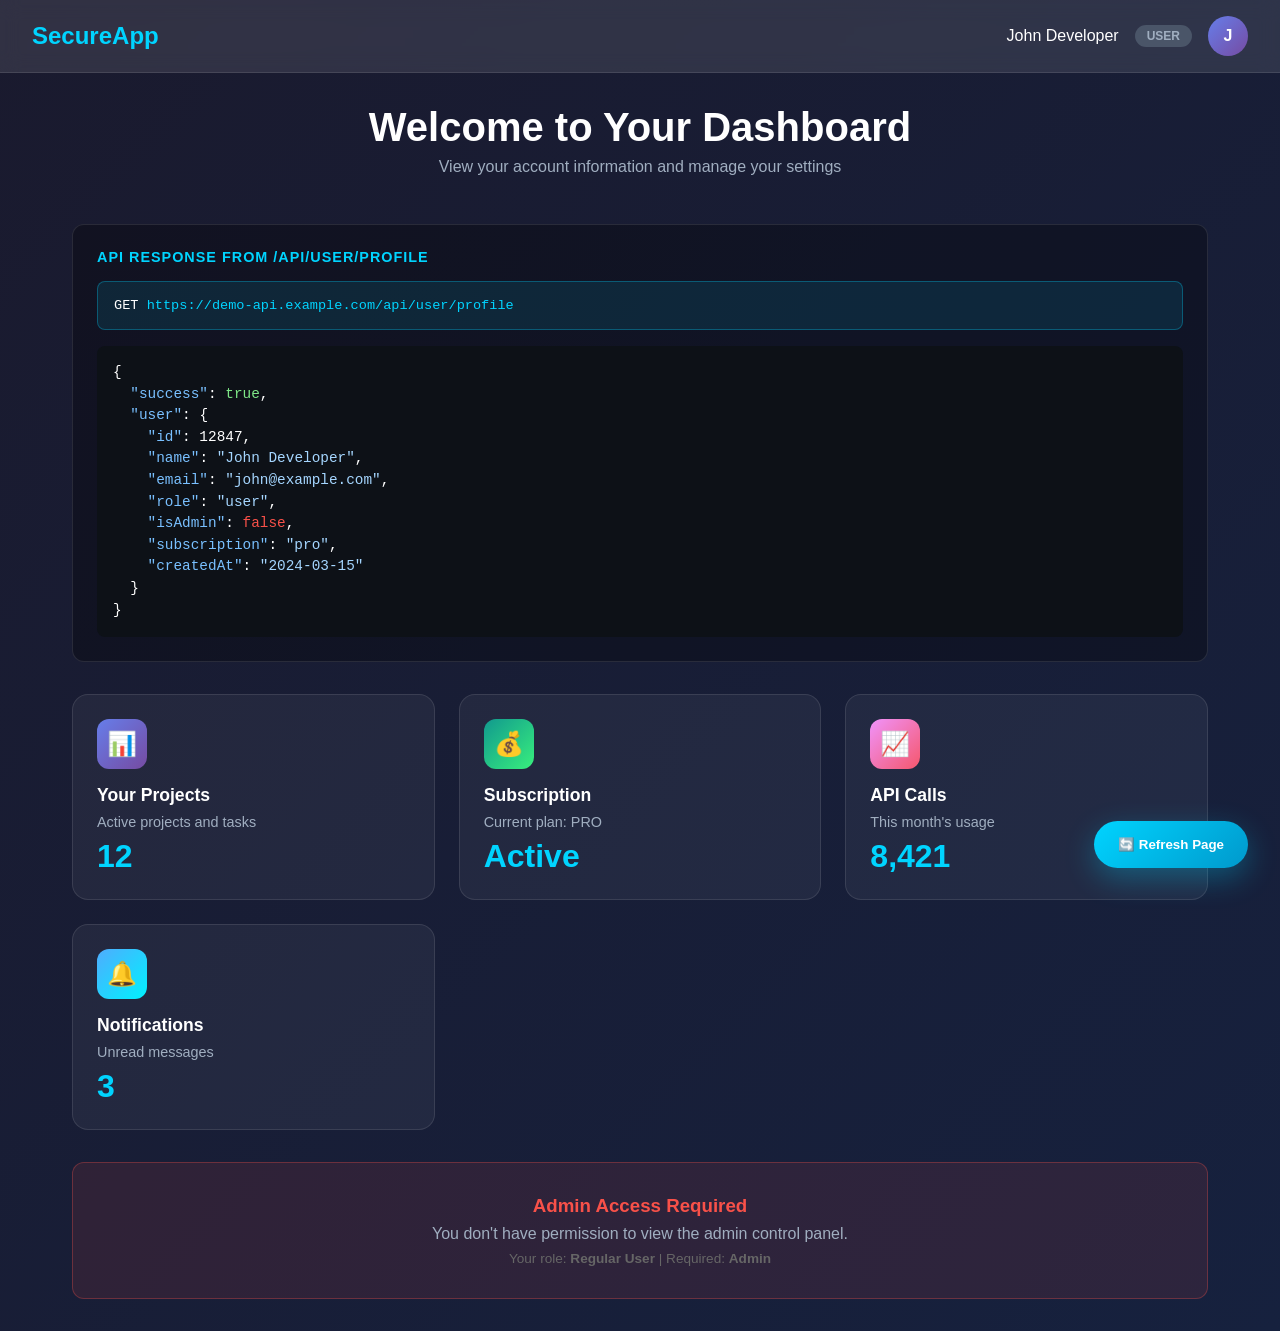
<file: demo/index.html>
<!DOCTYPE html>
<html lang="en">
<head>
    <meta charset="UTF-8">
    <meta name="viewport" content="width=device-width, initial-scale=1.0">
    <title>SecureApp - Dashboard</title>
    <style>
        * {
            margin: 0;
            padding: 0;
            box-sizing: border-box;
        }

        body {
            font-family: -apple-system, BlinkMacSystemFont, 'Segoe UI', Roboto, Oxygen, Ubuntu, sans-serif;
            background: linear-gradient(135deg, #1a1a2e 0%, #16213e 100%);
            min-height: 100vh;
            color: #fff;
        }

        .navbar {
            background: rgba(255, 255, 255, 0.1);
            backdrop-filter: blur(10px);
            padding: 1rem 2rem;
            display: flex;
            justify-content: space-between;
            align-items: center;
            border-bottom: 1px solid rgba(255, 255, 255, 0.1);
        }

        .logo {
            font-size: 1.5rem;
            font-weight: bold;
            color: #00d4ff;
        }

        .user-info {
            display: flex;
            align-items: center;
            gap: 1rem;
        }

        .avatar {
            width: 40px;
            height: 40px;
            border-radius: 50%;
            background: linear-gradient(135deg, #667eea 0%, #764ba2 100%);
            display: flex;
            align-items: center;
            justify-content: center;
            font-weight: bold;
        }

        .role-badge {
            padding: 0.25rem 0.75rem;
            border-radius: 20px;
            font-size: 0.75rem;
            font-weight: 600;
            text-transform: uppercase;
        }

        .role-badge.user {
            background: #4a5568;
            color: #a0aec0;
        }

        .role-badge.admin {
            background: linear-gradient(135deg, #f093fb 0%, #f5576c 100%);
            color: white;
        }

        .container {
            max-width: 1200px;
            margin: 0 auto;
            padding: 2rem;
        }

        .dashboard-header {
            text-align: center;
            margin-bottom: 3rem;
        }

        .dashboard-header h1 {
            font-size: 2.5rem;
            margin-bottom: 0.5rem;
        }

        .dashboard-header p {
            color: #a0aec0;
        }

        .api-response-box {
            background: rgba(0, 0, 0, 0.3);
            border-radius: 12px;
            padding: 1.5rem;
            margin-bottom: 2rem;
            border: 1px solid rgba(255, 255, 255, 0.1);
        }

        .api-response-box h3 {
            color: #00d4ff;
            margin-bottom: 1rem;
            font-size: 0.9rem;
            text-transform: uppercase;
            letter-spacing: 1px;
        }

        .api-response-box pre {
            background: #0d1117;
            padding: 1rem;
            border-radius: 8px;
            overflow-x: auto;
            font-family: 'Monaco', 'Menlo', monospace;
            font-size: 0.9rem;
            line-height: 1.5;
        }

        .api-response-box .key {
            color: #79c0ff;
        }

        .api-response-box .string {
            color: #a5d6ff;
        }

        .api-response-box .boolean-true {
            color: #7ee787;
        }

        .api-response-box .boolean-false {
            color: #f85149;
        }

        .cards-grid {
            display: grid;
            grid-template-columns: repeat(auto-fit, minmax(280px, 1fr));
            gap: 1.5rem;
            margin-bottom: 2rem;
        }

        .card {
            background: rgba(255, 255, 255, 0.05);
            border-radius: 16px;
            padding: 1.5rem;
            border: 1px solid rgba(255, 255, 255, 0.1);
            transition: transform 0.3s, box-shadow 0.3s;
        }

        .card:hover {
            transform: translateY(-5px);
            box-shadow: 0 20px 40px rgba(0, 0, 0, 0.3);
        }

        .card-icon {
            width: 50px;
            height: 50px;
            border-radius: 12px;
            display: flex;
            align-items: center;
            justify-content: center;
            font-size: 1.5rem;
            margin-bottom: 1rem;
        }

        .card-icon.blue { background: linear-gradient(135deg, #667eea 0%, #764ba2 100%); }
        .card-icon.green { background: linear-gradient(135deg, #11998e 0%, #38ef7d 100%); }
        .card-icon.orange { background: linear-gradient(135deg, #f093fb 0%, #f5576c 100%); }
        .card-icon.purple { background: linear-gradient(135deg, #4facfe 0%, #00f2fe 100%); }

        .card h3 {
            font-size: 1.1rem;
            margin-bottom: 0.5rem;
        }

        .card p {
            color: #a0aec0;
            font-size: 0.9rem;
        }

        .card .stat {
            font-size: 2rem;
            font-weight: bold;
            color: #00d4ff;
            margin-top: 0.5rem;
        }

        /* Admin Section - Initially Hidden */
        .admin-section {
            display: none;
            margin-top: 2rem;
            padding-top: 2rem;
            border-top: 2px solid rgba(248, 81, 73, 0.3);
        }

        .admin-section.visible {
            display: block;
            animation: fadeIn 0.5s ease;
        }

        @keyframes fadeIn {
            from { opacity: 0; transform: translateY(20px); }
            to { opacity: 1; transform: translateY(0); }
        }

        .admin-section h2 {
            color: #f85149;
            margin-bottom: 1.5rem;
            display: flex;
            align-items: center;
            gap: 0.5rem;
        }

        .admin-section h2::before {
            content: "🔐";
        }

        .admin-cards {
            display: grid;
            grid-template-columns: repeat(auto-fit, minmax(280px, 1fr));
            gap: 1.5rem;
        }

        .admin-card {
            background: linear-gradient(135deg, rgba(248, 81, 73, 0.1) 0%, rgba(240, 147, 251, 0.1) 100%);
            border: 1px solid rgba(248, 81, 73, 0.3);
            border-radius: 16px;
            padding: 1.5rem;
        }

        .admin-card h3 {
            color: #f093fb;
            margin-bottom: 0.5rem;
        }

        .admin-card p {
            color: #a0aec0;
            font-size: 0.9rem;
        }

        .admin-card .danger-btn {
            margin-top: 1rem;
            padding: 0.5rem 1rem;
            background: linear-gradient(135deg, #f85149 0%, #da3633 100%);
            border: none;
            border-radius: 8px;
            color: white;
            cursor: pointer;
            font-weight: 600;
            transition: transform 0.2s;
        }

        .admin-card .danger-btn:hover {
            transform: scale(1.05);
        }

        .access-denied {
            background: rgba(248, 81, 73, 0.1);
            border: 1px solid rgba(248, 81, 73, 0.3);
            border-radius: 12px;
            padding: 2rem;
            text-align: center;
            margin-top: 2rem;
        }

        .access-denied h3 {
            color: #f85149;
            margin-bottom: 0.5rem;
        }

        .access-denied p {
            color: #a0aec0;
        }

        .loading {
            text-align: center;
            padding: 3rem;
        }

        .spinner {
            width: 50px;
            height: 50px;
            border: 3px solid rgba(255, 255, 255, 0.1);
            border-top-color: #00d4ff;
            border-radius: 50%;
            animation: spin 1s linear infinite;
            margin: 0 auto 1rem;
        }

        @keyframes spin {
            to { transform: rotate(360deg); }
        }

        .refresh-btn {
            position: fixed;
            bottom: 2rem;
            right: 2rem;
            padding: 1rem 1.5rem;
            background: linear-gradient(135deg, #00d4ff 0%, #0099cc 100%);
            border: none;
            border-radius: 50px;
            color: white;
            cursor: pointer;
            font-weight: 600;
            display: flex;
            align-items: center;
            gap: 0.5rem;
            box-shadow: 0 10px 30px rgba(0, 212, 255, 0.3);
            transition: transform 0.2s;
        }

        .refresh-btn:hover {
            transform: scale(1.05);
        }

        .endpoint-info {
            background: rgba(0, 212, 255, 0.1);
            border: 1px solid rgba(0, 212, 255, 0.3);
            border-radius: 8px;
            padding: 1rem;
            margin-bottom: 1rem;
            font-family: monospace;
            font-size: 0.85rem;
        }

        .endpoint-info span {
            color: #00d4ff;
        }
    </style>
</head>
<body>
    <nav class="navbar">
        <div class="logo">SecureApp</div>
        <div class="user-info">
            <span id="userName">Loading...</span>
            <span id="roleBadge" class="role-badge user">User</span>
            <div class="avatar" id="userAvatar">?</div>
        </div>
    </nav>

    <div class="container">
        <div class="dashboard-header">
            <h1>Welcome to Your Dashboard</h1>
            <p>View your account information and manage your settings</p>
        </div>

        <div class="api-response-box">
            <h3>API Response from /api/user/profile</h3>
            <div class="endpoint-info">
                GET <span>https://demo-api.example.com/api/user/profile</span>
            </div>
            <pre id="apiResponse">Loading...</pre>
        </div>

        <div id="content">
            <div class="loading">
                <div class="spinner"></div>
                <p>Fetching user data...</p>
            </div>
        </div>

        <!-- Admin Section - Only visible when isAdmin: true -->
        <div class="admin-section" id="adminSection">
            <h2>Admin Control Panel</h2>
            <div class="admin-cards">
                <div class="admin-card">
                    <h3>User Management</h3>
                    <p>Manage all user accounts, reset passwords, and modify permissions.</p>
                    <button class="danger-btn">Manage Users</button>
                </div>
                <div class="admin-card">
                    <h3>System Settings</h3>
                    <p>Configure application settings, API keys, and security policies.</p>
                    <button class="danger-btn">Open Settings</button>
                </div>
                <div class="admin-card">
                    <h3>Database Access</h3>
                    <p>Direct access to database queries and data export functionality.</p>
                    <button class="danger-btn">Access Database</button>
                </div>
                <div class="admin-card">
                    <h3>Audit Logs</h3>
                    <p>View complete system logs, user activities, and security events.</p>
                    <button class="danger-btn">View Logs</button>
                </div>
            </div>
        </div>

        <!-- Access Denied Message for non-admins -->
        <div class="access-denied" id="accessDenied" style="display: none;">
            <h3>Admin Access Required</h3>
            <p>You don't have permission to view the admin control panel.</p>
            <p style="margin-top: 0.5rem; font-size: 0.85rem; color: #666;">Your role: <strong>Regular User</strong> | Required: <strong>Admin</strong></p>
        </div>
    </div>

    <button class="refresh-btn" onclick="location.reload()">
        🔄 Refresh Page
    </button>

    <script>
        // Simulated API endpoint - In real scenario this would be an actual API call
        const API_URL = 'https://demo-api.example.com/api/user/profile';

        // This simulates what the API would return
        // The extension can intercept and modify this response!
        const mockApiResponse = {
            success: true,
            user: {
                id: 12847,
                name: "John Developer",
                email: "john@example.com",
                role: "user",
                isAdmin: false,  // <-- This is what we'll change with the extension!
                subscription: "pro",
                createdAt: "2024-03-15"
            }
        };

        function formatJsonWithHighlighting(obj, indent = 0) {
            const spaces = '  '.repeat(indent);
            let result = '';

            if (typeof obj === 'object' && obj !== null) {
                const isArray = Array.isArray(obj);
                result += isArray ? '[\n' : '{\n';

                const entries = Object.entries(obj);
                entries.forEach(([key, value], index) => {
                    const comma = index < entries.length - 1 ? ',' : '';
                    const keyStr = isArray ? '' : `<span class="key">"${key}"</span>: `;

                    if (typeof value === 'object' && value !== null) {
                        result += `${spaces}  ${keyStr}${formatJsonWithHighlighting(value, indent + 1)}${comma}\n`;
                    } else if (typeof value === 'string') {
                        result += `${spaces}  ${keyStr}<span class="string">"${value}"</span>${comma}\n`;
                    } else if (typeof value === 'boolean') {
                        const boolClass = value ? 'boolean-true' : 'boolean-false';
                        result += `${spaces}  ${keyStr}<span class="${boolClass}">${value}</span>${comma}\n`;
                    } else {
                        result += `${spaces}  ${keyStr}${value}${comma}\n`;
                    }
                });

                result += spaces + (isArray ? ']' : '}');
            }

            return result;
        }

        async function fetchUserProfile() {
            // Simulate network delay
            await new Promise(resolve => setTimeout(resolve, 800));

            // In a real app, this would be: const response = await fetch(API_URL);
            // For demo purposes, we're using a mock that the extension can intercept

            // Make actual fetch call so the extension can intercept it
            try {
                const response = await fetch(API_URL);
                const data = await response.json();
                return data;
            } catch (error) {
                // If fetch fails (expected since it's a fake URL), return mock data
                // The extension intercepts BEFORE this fallback is needed
                return mockApiResponse;
            }
        }

        async function initDashboard() {
            try {
                const data = await fetchUserProfile();

                // Display the API response
                document.getElementById('apiResponse').innerHTML = formatJsonWithHighlighting(data);

                // Update UI based on response
                const user = data.user;

                document.getElementById('userName').textContent = user.name;
                document.getElementById('userAvatar').textContent = user.name.charAt(0);

                // Update role badge
                const roleBadge = document.getElementById('roleBadge');
                if (user.isAdmin) {
                    roleBadge.textContent = 'Admin';
                    roleBadge.className = 'role-badge admin';
                } else {
                    roleBadge.textContent = 'User';
                    roleBadge.className = 'role-badge user';
                }

                // Show main content
                const contentHtml = `
                    <div class="cards-grid">
                        <div class="card">
                            <div class="card-icon blue">📊</div>
                            <h3>Your Projects</h3>
                            <p>Active projects and tasks</p>
                            <div class="stat">12</div>
                        </div>
                        <div class="card">
                            <div class="card-icon green">💰</div>
                            <h3>Subscription</h3>
                            <p>Current plan: ${user.subscription.toUpperCase()}</p>
                            <div class="stat">Active</div>
                        </div>
                        <div class="card">
                            <div class="card-icon orange">📈</div>
                            <h3>API Calls</h3>
                            <p>This month's usage</p>
                            <div class="stat">8,421</div>
                        </div>
                        <div class="card">
                            <div class="card-icon purple">🔔</div>
                            <h3>Notifications</h3>
                            <p>Unread messages</p>
                            <div class="stat">3</div>
                        </div>
                    </div>
                `;

                document.getElementById('content').innerHTML = contentHtml;

                // Handle admin section visibility based on isAdmin
                const adminSection = document.getElementById('adminSection');
                const accessDenied = document.getElementById('accessDenied');

                if (user.isAdmin === true) {
                    // User is admin - show admin panel
                    adminSection.classList.add('visible');
                    accessDenied.style.display = 'none';
                } else {
                    // User is not admin - show access denied
                    adminSection.classList.remove('visible');
                    accessDenied.style.display = 'block';
                }

            } catch (error) {
                console.error('Error fetching user profile:', error);
                document.getElementById('content').innerHTML = `
                    <div class="access-denied">
                        <h3>Error Loading Dashboard</h3>
                        <p>${error.message}</p>
                    </div>
                `;
            }
        }

        // Initialize on page load
        initDashboard();
    </script>
</body>
</html>
</file>
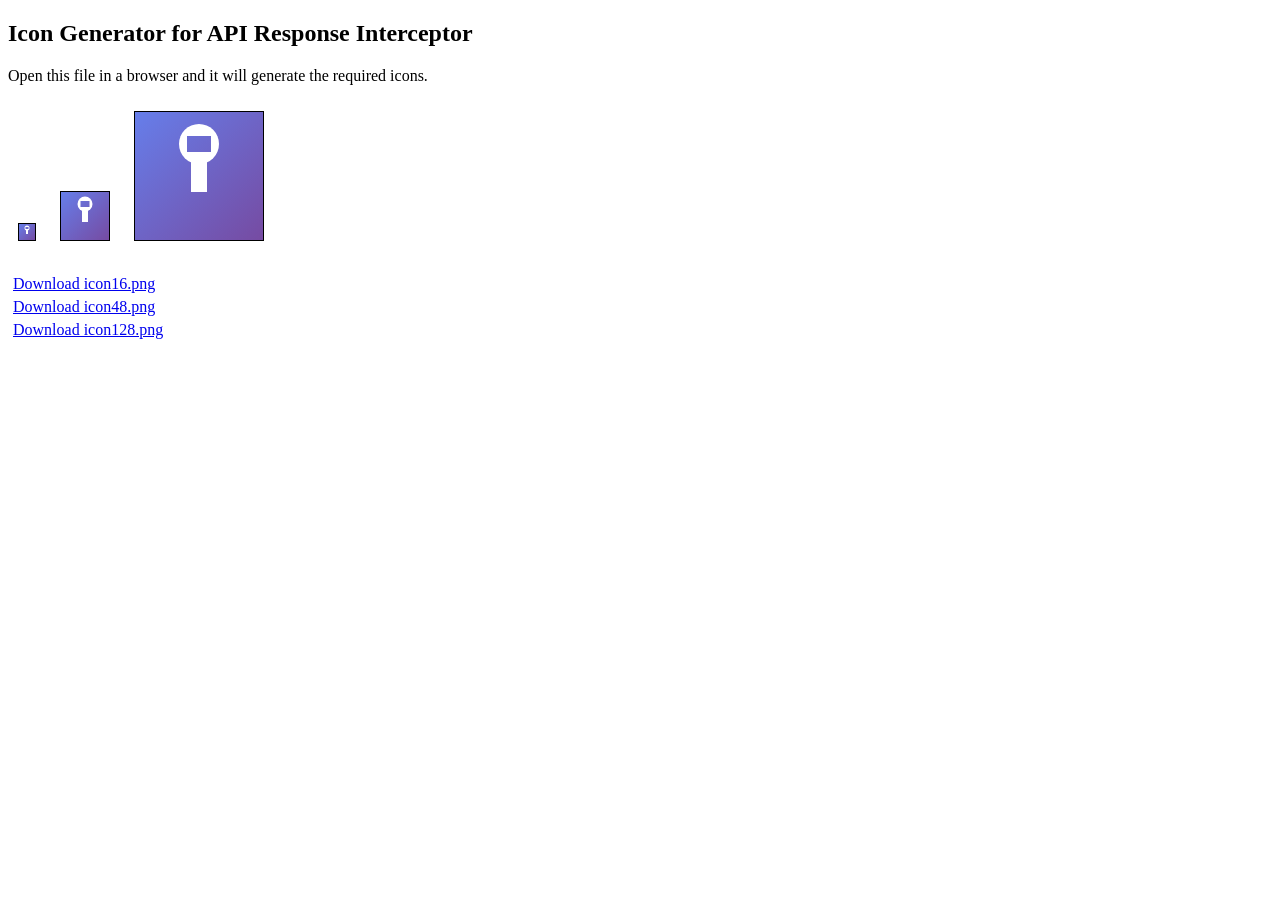
<file: create-icons.html>
<!DOCTYPE html>
<html>
<head>
    <title>Icon Generator</title>
</head>
<body>
    <h2>Icon Generator for API Response Interceptor</h2>
    <p>Open this file in a browser and it will generate the required icons.</p>

    <canvas id="canvas16" width="16" height="16" style="border: 1px solid black; margin: 10px;"></canvas>
    <canvas id="canvas48" width="48" height="48" style="border: 1px solid black; margin: 10px;"></canvas>
    <canvas id="canvas128" width="128" height="128" style="border: 1px solid black; margin: 10px;"></canvas>

    <div id="downloads" style="margin-top: 20px;"></div>

    <script>
        function createIcon(size) {
            const canvas = document.getElementById(`canvas${size}`);
            const ctx = canvas.getContext('2d');

            // Background gradient
            const gradient = ctx.createLinearGradient(0, 0, size, size);
            gradient.addColorStop(0, '#667eea');
            gradient.addColorStop(1, '#764ba2');
            ctx.fillStyle = gradient;
            ctx.fillRect(0, 0, size, size);

            // Draw a wrench icon
            ctx.strokeStyle = 'white';
            ctx.fillStyle = 'white';
            ctx.lineWidth = Math.max(1, size / 16);

            // Simple wrench representation
            const centerX = size / 2;
            const centerY = size / 2;
            const scale = size / 32;

            // Wrench handle
            ctx.fillRect(centerX - 2 * scale, centerY - 8 * scale, 4 * scale, 12 * scale);

            // Wrench head
            ctx.beginPath();
            ctx.arc(centerX, centerY - 8 * scale, 5 * scale, 0, Math.PI * 2);
            ctx.fill();

            // Opening
            ctx.fillStyle = gradient;
            ctx.fillRect(centerX - 3 * scale, centerY - 10 * scale, 6 * scale, 4 * scale);

            return canvas;
        }

        function downloadIcon(canvas, filename) {
            canvas.toBlob(blob => {
                const url = URL.createObjectURL(blob);
                const a = document.createElement('a');
                a.href = url;
                a.download = filename;
                a.textContent = `Download ${filename}`;
                a.style.display = 'block';
                a.style.margin = '5px';
                document.getElementById('downloads').appendChild(a);
            });
        }

        // Generate icons
        setTimeout(() => {
            downloadIcon(createIcon(16), 'icon16.png');
            downloadIcon(createIcon(48), 'icon48.png');
            downloadIcon(createIcon(128), 'icon128.png');
        }, 100);
    </script>
</body>
</html>
</file>
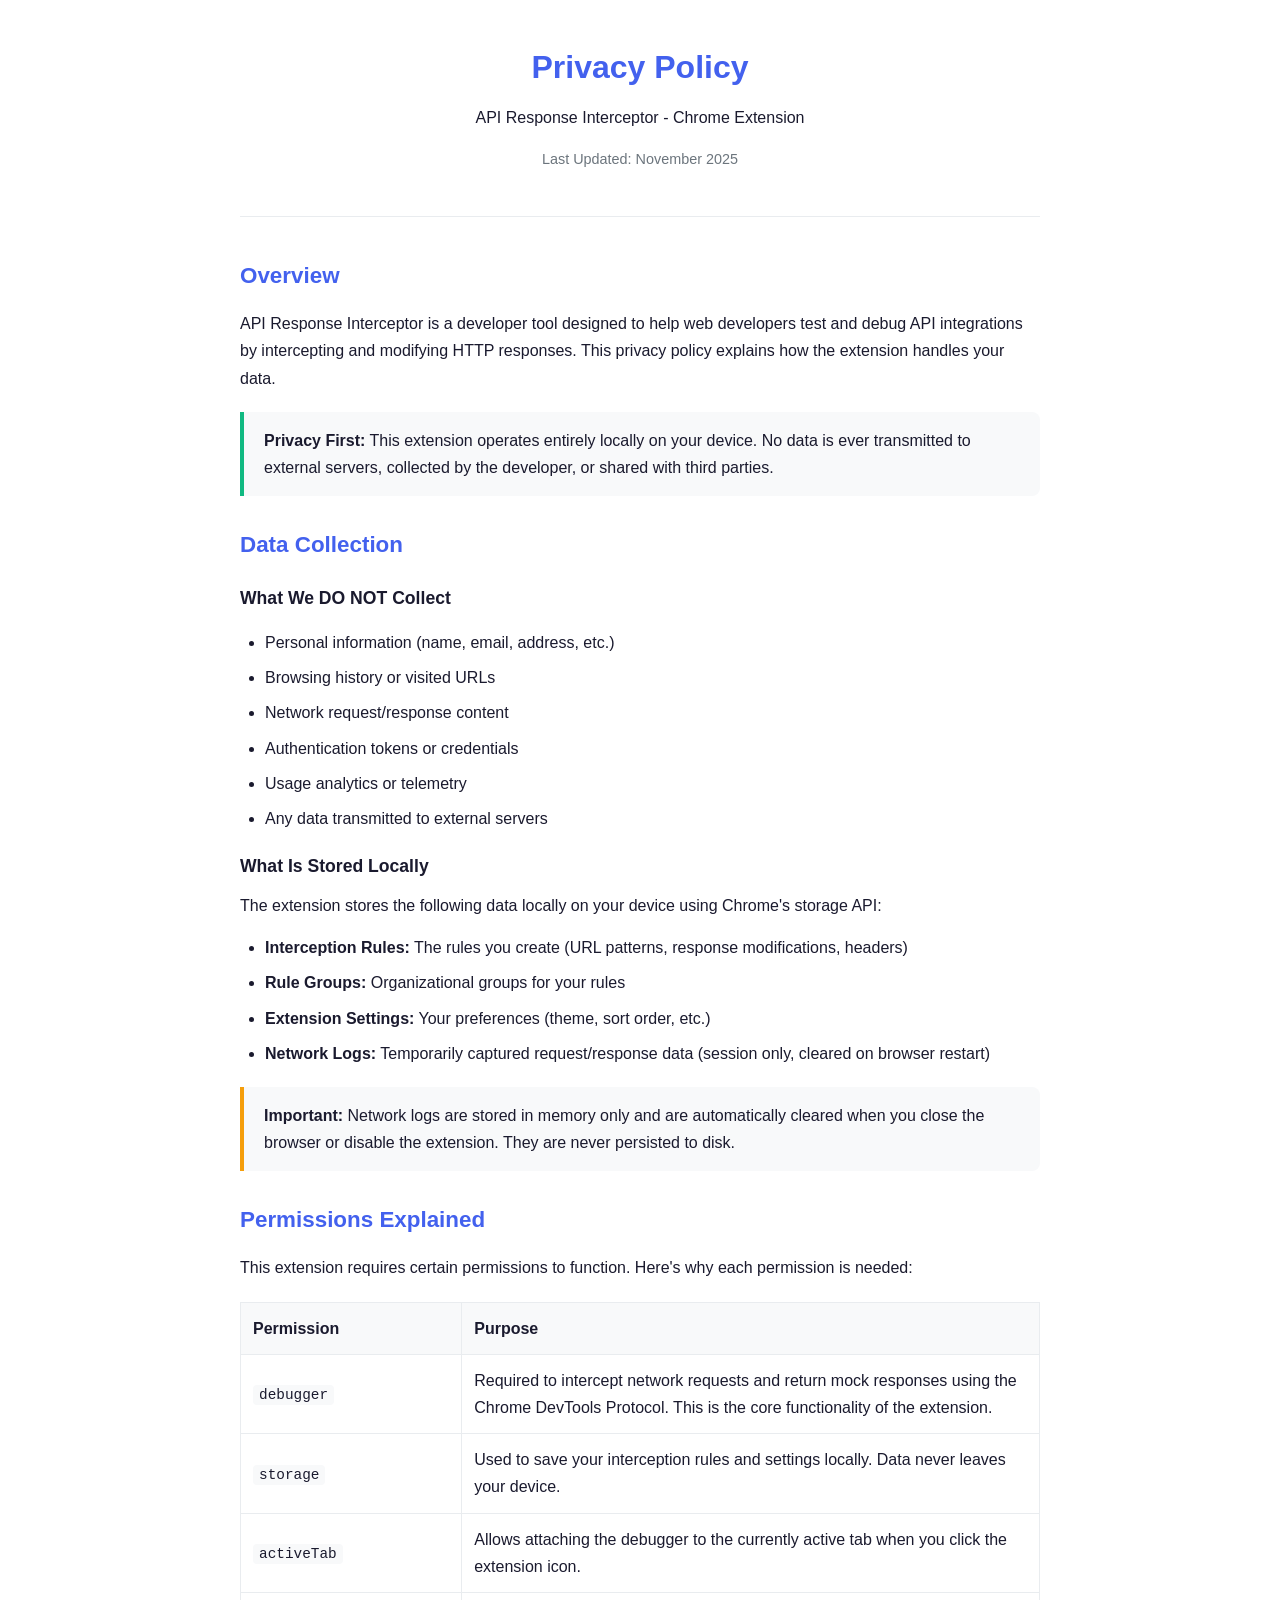
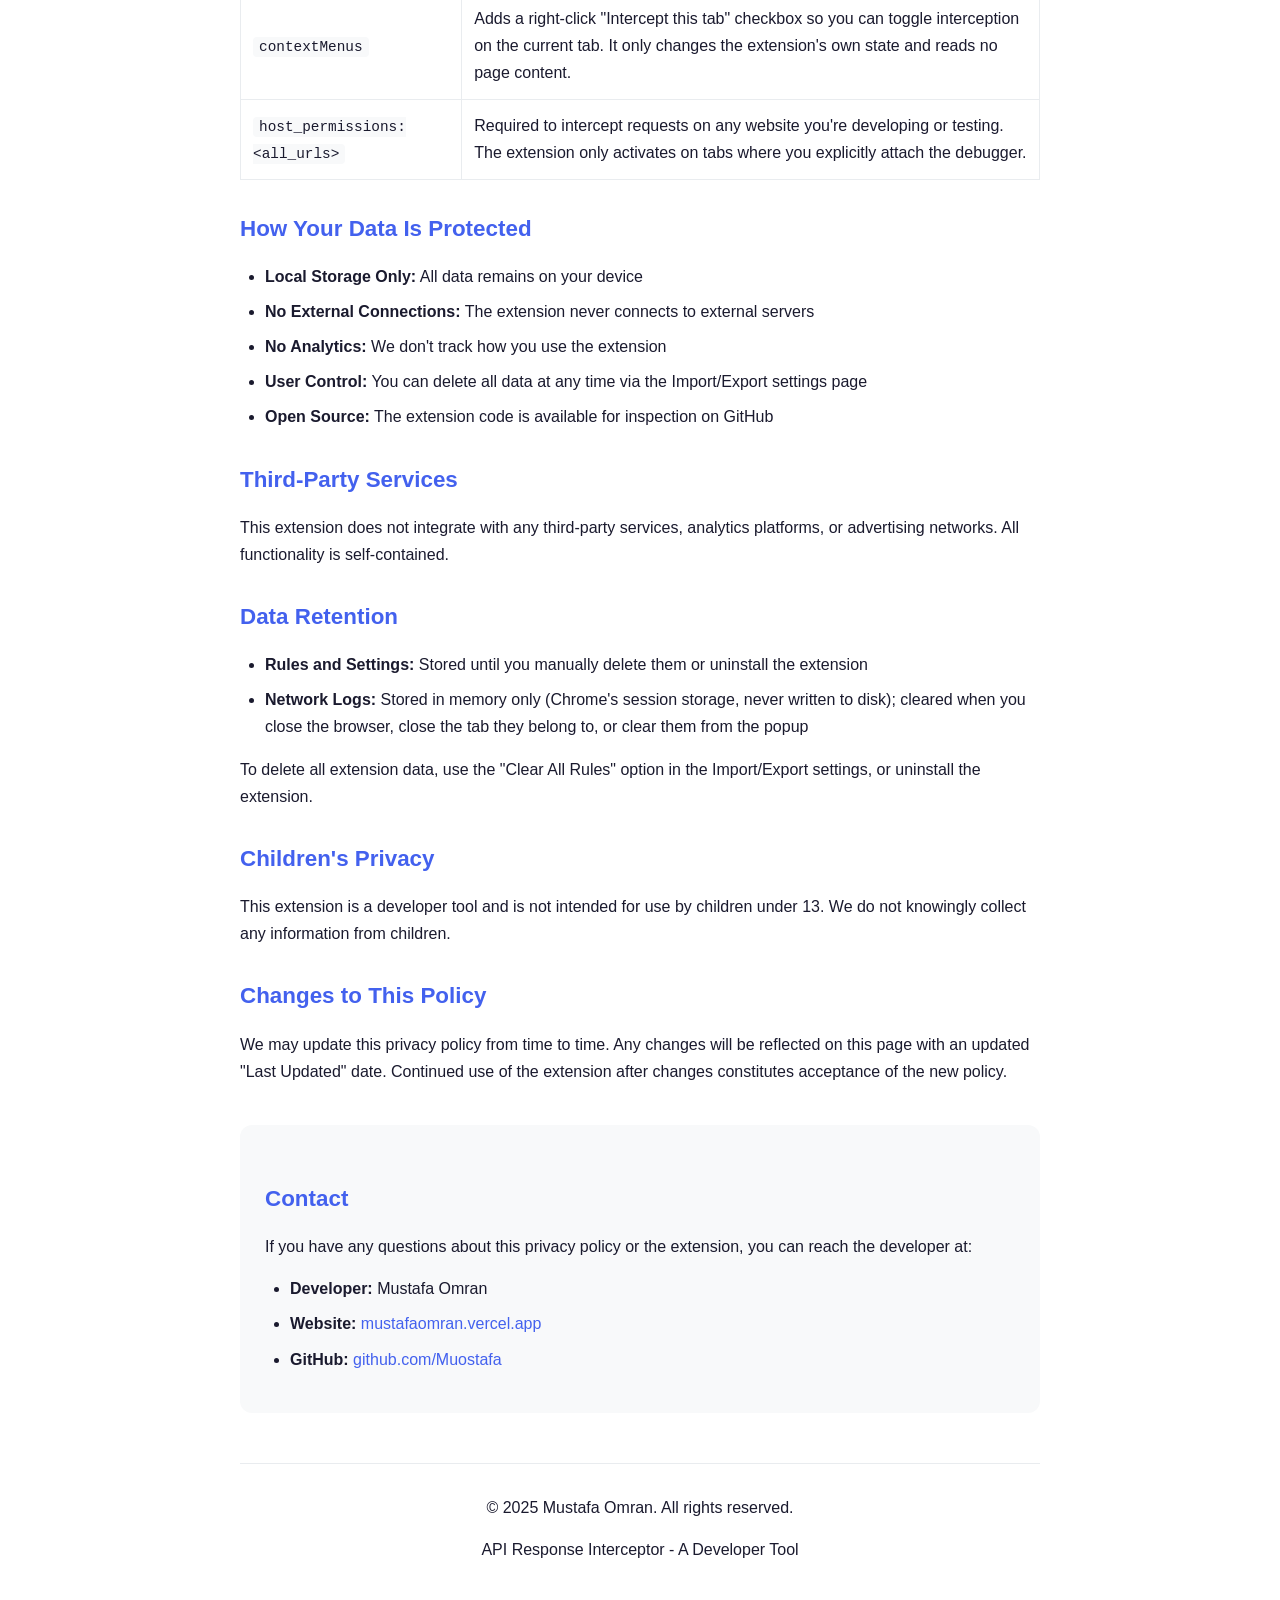
<file: privacy-policy.html>
<!DOCTYPE html>
<html lang="en">
<head>
  <meta charset="UTF-8">
  <meta name="viewport" content="width=device-width, initial-scale=1.0">
  <title>Privacy Policy - API Response Interceptor</title>
  <style>
    :root {
      --bg-primary: #ffffff;
      --bg-secondary: #f8f9fa;
      --text-primary: #1a1a2e;
      --text-secondary: #6c757d;
      --border-color: #e9ecef;
      --accent-color: #4361ee;
    }

    @media (prefers-color-scheme: dark) {
      :root {
        --bg-primary: #1a1a2e;
        --bg-secondary: #16213e;
        --text-primary: #e9ecef;
        --text-secondary: #adb5bd;
        --border-color: #2d3748;
        --accent-color: #4cc9f0;
      }
    }

    * {
      margin: 0;
      padding: 0;
      box-sizing: border-box;
    }

    body {
      font-family: -apple-system, BlinkMacSystemFont, 'Segoe UI', Roboto, Oxygen, Ubuntu, sans-serif;
      background: var(--bg-primary);
      color: var(--text-primary);
      line-height: 1.7;
      padding: 40px 20px;
    }

    .container {
      max-width: 800px;
      margin: 0 auto;
    }

    header {
      text-align: center;
      margin-bottom: 40px;
      padding-bottom: 30px;
      border-bottom: 1px solid var(--border-color);
    }

    h1 {
      font-size: 2rem;
      margin-bottom: 10px;
      color: var(--accent-color);
    }

    .last-updated {
      color: var(--text-secondary);
      font-size: 0.9rem;
    }

    h2 {
      font-size: 1.4rem;
      margin: 30px 0 15px 0;
      color: var(--accent-color);
    }

    h3 {
      font-size: 1.1rem;
      margin: 20px 0 10px 0;
    }

    p {
      margin-bottom: 15px;
      color: var(--text-primary);
    }

    ul, ol {
      margin: 15px 0;
      padding-left: 25px;
    }

    li {
      margin-bottom: 8px;
    }

    .highlight-box {
      background: var(--bg-secondary);
      border-left: 4px solid var(--accent-color);
      padding: 15px 20px;
      margin: 20px 0;
      border-radius: 0 8px 8px 0;
    }

    .highlight-box.warning {
      border-left-color: #f59e0b;
    }

    .highlight-box.success {
      border-left-color: #10b981;
    }

    table {
      width: 100%;
      border-collapse: collapse;
      margin: 20px 0;
    }

    th, td {
      padding: 12px;
      text-align: left;
      border: 1px solid var(--border-color);
    }

    th {
      background: var(--bg-secondary);
      font-weight: 600;
    }

    code {
      background: var(--bg-secondary);
      padding: 2px 6px;
      border-radius: 4px;
      font-family: 'Fira Code', monospace;
      font-size: 0.9em;
    }

    .contact-section {
      background: var(--bg-secondary);
      padding: 25px;
      border-radius: 12px;
      margin-top: 40px;
    }

    a {
      color: var(--accent-color);
      text-decoration: none;
    }

    a:hover {
      text-decoration: underline;
    }

    footer {
      text-align: center;
      margin-top: 50px;
      padding-top: 30px;
      border-top: 1px solid var(--border-color);
      color: var(--text-secondary);
    }
  </style>
</head>
<body>
  <div class="container">
    <header>
      <h1>Privacy Policy</h1>
      <p class="subtitle">API Response Interceptor - Chrome Extension</p>
      <p class="last-updated">Last Updated: November 2025</p>
    </header>

    <section>
      <h2>Overview</h2>
      <p>
        API Response Interceptor is a developer tool designed to help web developers test and debug
        API integrations by intercepting and modifying HTTP responses. This privacy policy explains
        how the extension handles your data.
      </p>

      <div class="highlight-box success">
        <strong>Privacy First:</strong> This extension operates entirely locally on your device.
        No data is ever transmitted to external servers, collected by the developer, or shared with third parties.
      </div>
    </section>

    <section>
      <h2>Data Collection</h2>

      <h3>What We DO NOT Collect</h3>
      <ul>
        <li>Personal information (name, email, address, etc.)</li>
        <li>Browsing history or visited URLs</li>
        <li>Network request/response content</li>
        <li>Authentication tokens or credentials</li>
        <li>Usage analytics or telemetry</li>
        <li>Any data transmitted to external servers</li>
      </ul>

      <h3>What Is Stored Locally</h3>
      <p>The extension stores the following data locally on your device using Chrome's storage API:</p>
      <ul>
        <li><strong>Interception Rules:</strong> The rules you create (URL patterns, response modifications, headers)</li>
        <li><strong>Rule Groups:</strong> Organizational groups for your rules</li>
        <li><strong>Extension Settings:</strong> Your preferences (theme, sort order, etc.)</li>
        <li><strong>Network Logs:</strong> Temporarily captured request/response data (session only, cleared on browser restart)</li>
      </ul>

      <div class="highlight-box warning">
        <strong>Important:</strong> Network logs are stored in memory only and are automatically
        cleared when you close the browser or disable the extension. They are never persisted to disk.
      </div>
    </section>

    <section>
      <h2>Permissions Explained</h2>
      <p>This extension requires certain permissions to function. Here's why each permission is needed:</p>

      <table>
        <thead>
          <tr>
            <th>Permission</th>
            <th>Purpose</th>
          </tr>
        </thead>
        <tbody>
          <tr>
            <td><code>debugger</code></td>
            <td>Required to intercept network requests and return mock responses using the Chrome DevTools Protocol. This is the core functionality of the extension.</td>
          </tr>
          <tr>
            <td><code>storage</code></td>
            <td>Used to save your interception rules and settings locally. Data never leaves your device.</td>
          </tr>
          <tr>
            <td><code>activeTab</code></td>
            <td>Allows attaching the debugger to the currently active tab when you click the extension icon.</td>
          </tr>
          <tr>
            <td><code>contextMenus</code></td>
            <td>Adds a right-click "Intercept this tab" checkbox so you can toggle interception on the current tab. It only changes the extension's own state and reads no page content.</td>
          </tr>
          <tr>
            <td><code>host_permissions: &lt;all_urls&gt;</code></td>
            <td>Required to intercept requests on any website you're developing or testing. The extension only activates on tabs where you explicitly attach the debugger.</td>
          </tr>
        </tbody>
      </table>
    </section>

    <section>
      <h2>How Your Data Is Protected</h2>
      <ul>
        <li><strong>Local Storage Only:</strong> All data remains on your device</li>
        <li><strong>No External Connections:</strong> The extension never connects to external servers</li>
        <li><strong>No Analytics:</strong> We don't track how you use the extension</li>
        <li><strong>User Control:</strong> You can delete all data at any time via the Import/Export settings page</li>
        <li><strong>Open Source:</strong> The extension code is available for inspection on GitHub</li>
      </ul>
    </section>

    <section>
      <h2>Third-Party Services</h2>
      <p>
        This extension does not integrate with any third-party services, analytics platforms,
        or advertising networks. All functionality is self-contained.
      </p>
    </section>

    <section>
      <h2>Data Retention</h2>
      <ul>
        <li><strong>Rules and Settings:</strong> Stored until you manually delete them or uninstall the extension</li>
        <li><strong>Network Logs:</strong> Stored in memory only (Chrome's session storage, never written to disk); cleared when you close the browser, close the tab they belong to, or clear them from the popup</li>
      </ul>
      <p>
        To delete all extension data, use the "Clear All Rules" option in the Import/Export settings,
        or uninstall the extension.
      </p>
    </section>

    <section>
      <h2>Children's Privacy</h2>
      <p>
        This extension is a developer tool and is not intended for use by children under 13.
        We do not knowingly collect any information from children.
      </p>
    </section>

    <section>
      <h2>Changes to This Policy</h2>
      <p>
        We may update this privacy policy from time to time. Any changes will be reflected on this
        page with an updated "Last Updated" date. Continued use of the extension after changes
        constitutes acceptance of the new policy.
      </p>
    </section>

    <section class="contact-section">
      <h2>Contact</h2>
      <p>
        If you have any questions about this privacy policy or the extension, you can reach the developer at:
      </p>
      <ul>
        <li><strong>Developer:</strong> Mustafa Omran</li>
        <li><strong>Website:</strong> <a href="https://mustafaomran.vercel.app/" target="_blank">mustafaomran.vercel.app</a></li>
        <li><strong>GitHub:</strong> <a href="https://github.com/Muostafa" target="_blank">github.com/Muostafa</a></li>
      </ul>
    </section>

    <footer>
      <p>&copy; 2025 Mustafa Omran. All rights reserved.</p>
      <p>API Response Interceptor - A Developer Tool</p>
    </footer>
  </div>
</body>
</html>
</file>
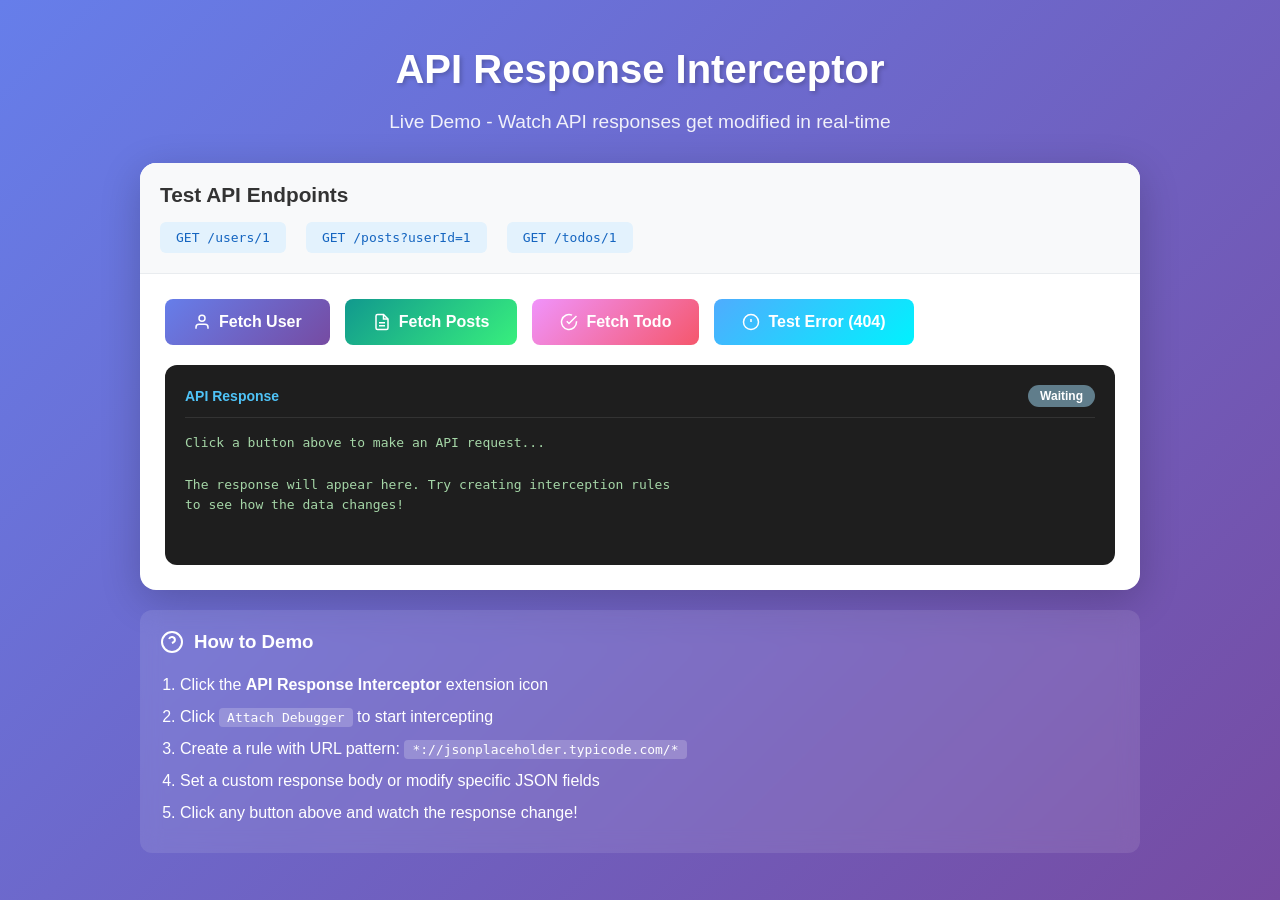
<file: demo/demo-page.html>
<!DOCTYPE html>
<html lang="en">
<head>
    <meta charset="UTF-8">
    <meta name="viewport" content="width=device-width, initial-scale=1.0">
    <title>API Response Interceptor - Live Demo</title>
    <style>
        * {
            box-sizing: border-box;
        }

        body {
            font-family: -apple-system, BlinkMacSystemFont, 'Segoe UI', Roboto, Oxygen, Ubuntu, sans-serif;
            background: linear-gradient(135deg, #667eea 0%, #764ba2 100%);
            min-height: 100vh;
            margin: 0;
            padding: 20px;
        }

        .container {
            max-width: 1000px;
            margin: 0 auto;
        }

        header {
            text-align: center;
            color: white;
            margin-bottom: 30px;
        }

        header h1 {
            font-size: 2.5rem;
            margin-bottom: 10px;
            text-shadow: 2px 2px 4px rgba(0,0,0,0.2);
        }

        header p {
            font-size: 1.2rem;
            opacity: 0.9;
        }

        .demo-card {
            background: white;
            border-radius: 16px;
            box-shadow: 0 10px 40px rgba(0,0,0,0.2);
            overflow: hidden;
            margin-bottom: 20px;
        }

        .card-header {
            background: #f8f9fa;
            padding: 20px;
            border-bottom: 1px solid #e9ecef;
        }

        .card-header h2 {
            margin: 0;
            color: #333;
            font-size: 1.3rem;
        }

        .card-body {
            padding: 25px;
        }

        .button-group {
            display: flex;
            gap: 15px;
            flex-wrap: wrap;
            margin-bottom: 20px;
        }

        .btn {
            padding: 14px 28px;
            font-size: 16px;
            font-weight: 600;
            border: none;
            border-radius: 8px;
            cursor: pointer;
            transition: all 0.2s ease;
            display: flex;
            align-items: center;
            gap: 8px;
        }

        .btn:hover {
            transform: translateY(-2px);
            box-shadow: 0 4px 12px rgba(0,0,0,0.15);
        }

        .btn:active {
            transform: translateY(0);
        }

        .btn-primary {
            background: linear-gradient(135deg, #667eea 0%, #764ba2 100%);
            color: white;
        }

        .btn-success {
            background: linear-gradient(135deg, #11998e 0%, #38ef7d 100%);
            color: white;
        }

        .btn-warning {
            background: linear-gradient(135deg, #f093fb 0%, #f5576c 100%);
            color: white;
        }

        .btn-info {
            background: linear-gradient(135deg, #4facfe 0%, #00f2fe 100%);
            color: white;
        }

        .result-container {
            background: #1e1e1e;
            border-radius: 12px;
            padding: 20px;
            min-height: 200px;
        }

        .result-header {
            display: flex;
            justify-content: space-between;
            align-items: center;
            margin-bottom: 15px;
            padding-bottom: 10px;
            border-bottom: 1px solid #333;
        }

        .result-title {
            color: #4fc3f7;
            font-weight: 600;
            font-size: 14px;
        }

        .status-badge {
            padding: 4px 12px;
            border-radius: 20px;
            font-size: 12px;
            font-weight: 600;
        }

        .status-success {
            background: #4caf50;
            color: white;
        }

        .status-error {
            background: #f44336;
            color: white;
        }

        .status-waiting {
            background: #607d8b;
            color: white;
        }

        #result {
            color: #a5d6a7;
            font-family: 'Monaco', 'Menlo', 'Ubuntu Mono', monospace;
            font-size: 13px;
            line-height: 1.6;
            white-space: pre-wrap;
            word-break: break-word;
            margin: 0;
        }

        .loading {
            display: flex;
            align-items: center;
            gap: 10px;
            color: #90a4ae;
        }

        .spinner {
            width: 20px;
            height: 20px;
            border: 2px solid #90a4ae;
            border-top-color: transparent;
            border-radius: 50%;
            animation: spin 1s linear infinite;
        }

        @keyframes spin {
            to { transform: rotate(360deg); }
        }

        .instructions {
            background: rgba(255,255,255,0.1);
            backdrop-filter: blur(10px);
            border-radius: 12px;
            padding: 20px;
            color: white;
            margin-top: 20px;
        }

        .instructions h3 {
            margin-top: 0;
            display: flex;
            align-items: center;
            gap: 10px;
        }

        .instructions ol {
            margin: 0;
            padding-left: 20px;
        }

        .instructions li {
            margin-bottom: 8px;
            line-height: 1.5;
        }

        .highlight {
            background: rgba(255,255,255,0.2);
            padding: 2px 8px;
            border-radius: 4px;
            font-family: monospace;
        }

        .api-info {
            display: flex;
            gap: 20px;
            margin-top: 15px;
            flex-wrap: wrap;
        }

        .api-badge {
            background: #e3f2fd;
            color: #1565c0;
            padding: 8px 16px;
            border-radius: 6px;
            font-size: 13px;
            font-family: monospace;
        }

        @media (max-width: 600px) {
            .button-group {
                flex-direction: column;
            }
            .btn {
                width: 100%;
                justify-content: center;
            }
        }
    </style>
</head>
<body>
    <div class="container">
        <header>
            <h1>API Response Interceptor</h1>
            <p>Live Demo - Watch API responses get modified in real-time</p>
        </header>

        <div class="demo-card">
            <div class="card-header">
                <h2>Test API Endpoints</h2>
                <div class="api-info">
                    <span class="api-badge">GET /users/1</span>
                    <span class="api-badge">GET /posts?userId=1</span>
                    <span class="api-badge">GET /todos/1</span>
                </div>
            </div>
            <div class="card-body">
                <div class="button-group">
                    <button class="btn btn-primary" onclick="fetchUser()">
                        <svg width="18" height="18" viewBox="0 0 24 24" fill="none" stroke="currentColor" stroke-width="2">
                            <path d="M20 21v-2a4 4 0 0 0-4-4H8a4 4 0 0 0-4 4v2"></path>
                            <circle cx="12" cy="7" r="4"></circle>
                        </svg>
                        Fetch User
                    </button>
                    <button class="btn btn-success" onclick="fetchPosts()">
                        <svg width="18" height="18" viewBox="0 0 24 24" fill="none" stroke="currentColor" stroke-width="2">
                            <path d="M14 2H6a2 2 0 0 0-2 2v16a2 2 0 0 0 2 2h12a2 2 0 0 0 2-2V8z"></path>
                            <polyline points="14 2 14 8 20 8"></polyline>
                            <line x1="16" y1="13" x2="8" y2="13"></line>
                            <line x1="16" y1="17" x2="8" y2="17"></line>
                        </svg>
                        Fetch Posts
                    </button>
                    <button class="btn btn-warning" onclick="fetchTodo()">
                        <svg width="18" height="18" viewBox="0 0 24 24" fill="none" stroke="currentColor" stroke-width="2">
                            <path d="M22 11.08V12a10 10 0 1 1-5.93-9.14"></path>
                            <polyline points="22 4 12 14.01 9 11.01"></polyline>
                        </svg>
                        Fetch Todo
                    </button>
                    <button class="btn btn-info" onclick="testError()">
                        <svg width="18" height="18" viewBox="0 0 24 24" fill="none" stroke="currentColor" stroke-width="2">
                            <circle cx="12" cy="12" r="10"></circle>
                            <line x1="12" y1="8" x2="12" y2="12"></line>
                            <line x1="12" y1="16" x2="12.01" y2="16"></line>
                        </svg>
                        Test Error (404)
                    </button>
                </div>

                <div class="result-container">
                    <div class="result-header">
                        <span class="result-title">API Response</span>
                        <span id="status-badge" class="status-badge status-waiting">Waiting</span>
                    </div>
                    <pre id="result">Click a button above to make an API request...

The response will appear here. Try creating interception rules
to see how the data changes!</pre>
                </div>
            </div>
        </div>

        <div class="instructions">
            <h3>
                <svg width="24" height="24" viewBox="0 0 24 24" fill="none" stroke="currentColor" stroke-width="2">
                    <circle cx="12" cy="12" r="10"></circle>
                    <path d="M9.09 9a3 3 0 0 1 5.83 1c0 2-3 3-3 3"></path>
                    <line x1="12" y1="17" x2="12.01" y2="17"></line>
                </svg>
                How to Demo
            </h3>
            <ol>
                <li>Click the <strong>API Response Interceptor</strong> extension icon</li>
                <li>Click <span class="highlight">Attach Debugger</span> to start intercepting</li>
                <li>Create a rule with URL pattern: <span class="highlight">*://jsonplaceholder.typicode.com/*</span></li>
                <li>Set a custom response body or modify specific JSON fields</li>
                <li>Click any button above and watch the response change!</li>
            </ol>
        </div>
    </div>

    <script>
        const API_BASE = 'https://jsonplaceholder.typicode.com';

        function setStatus(type, text) {
            const badge = document.getElementById('status-badge');
            badge.textContent = text;
            badge.className = 'status-badge status-' + type;
        }

        function showLoading() {
            document.getElementById('result').innerHTML = '<div class="loading"><div class="spinner"></div>Fetching data...</div>';
            setStatus('waiting', 'Loading...');
        }

        function showResult(data, endpoint, statusCode = 200) {
            const result = document.getElementById('result');
            const statusType = statusCode >= 400 ? 'error' : 'success';
            setStatus(statusType, `${statusCode} ${statusCode >= 400 ? 'Error' : 'OK'}`);

            result.innerHTML = `<span style="color: #78909c;">// ${endpoint}</span>\n<span style="color: #78909c;">// Status: ${statusCode}</span>\n\n${JSON.stringify(data, null, 2)}`;
        }

        function showError(error, endpoint) {
            setStatus('error', 'Error');
            document.getElementById('result').innerHTML = `<span style="color: #ef5350;">// ${endpoint}</span>\n<span style="color: #ef5350;">// Error occurred</span>\n\n${error.message}`;
        }

        async function fetchUser() {
            const endpoint = '/users/1';
            showLoading();
            try {
                const res = await fetch(API_BASE + endpoint);
                const data = await res.json();
                showResult(data, 'GET ' + endpoint, res.status);
            } catch (err) {
                showError(err, 'GET ' + endpoint);
            }
        }

        async function fetchPosts() {
            const endpoint = '/posts?userId=1';
            showLoading();
            try {
                const res = await fetch(API_BASE + endpoint);
                const data = await res.json();
                // Show only first 3 posts to keep display clean
                const preview = data.slice(0, 3);
                showResult({
                    total: data.length,
                    showing: preview.length,
                    posts: preview
                }, 'GET ' + endpoint, res.status);
            } catch (err) {
                showError(err, 'GET ' + endpoint);
            }
        }

        async function fetchTodo() {
            const endpoint = '/todos/1';
            showLoading();
            try {
                const res = await fetch(API_BASE + endpoint);
                const data = await res.json();
                showResult(data, 'GET ' + endpoint, res.status);
            } catch (err) {
                showError(err, 'GET ' + endpoint);
            }
        }

        async function testError() {
            const endpoint = '/posts/999999';
            showLoading();
            try {
                const res = await fetch(API_BASE + endpoint);
                const data = await res.json();
                // JSONPlaceholder returns empty object for non-existent resources
                if (Object.keys(data).length === 0) {
                    showResult({
                        error: 'Not Found',
                        message: 'The requested resource does not exist',
                        tip: 'Create a rule to intercept this and return a custom error!'
                    }, 'GET ' + endpoint, 404);
                } else {
                    showResult(data, 'GET ' + endpoint, res.status);
                }
            } catch (err) {
                showError(err, 'GET ' + endpoint);
            }
        }
    </script>
</body>
</html>
</file>
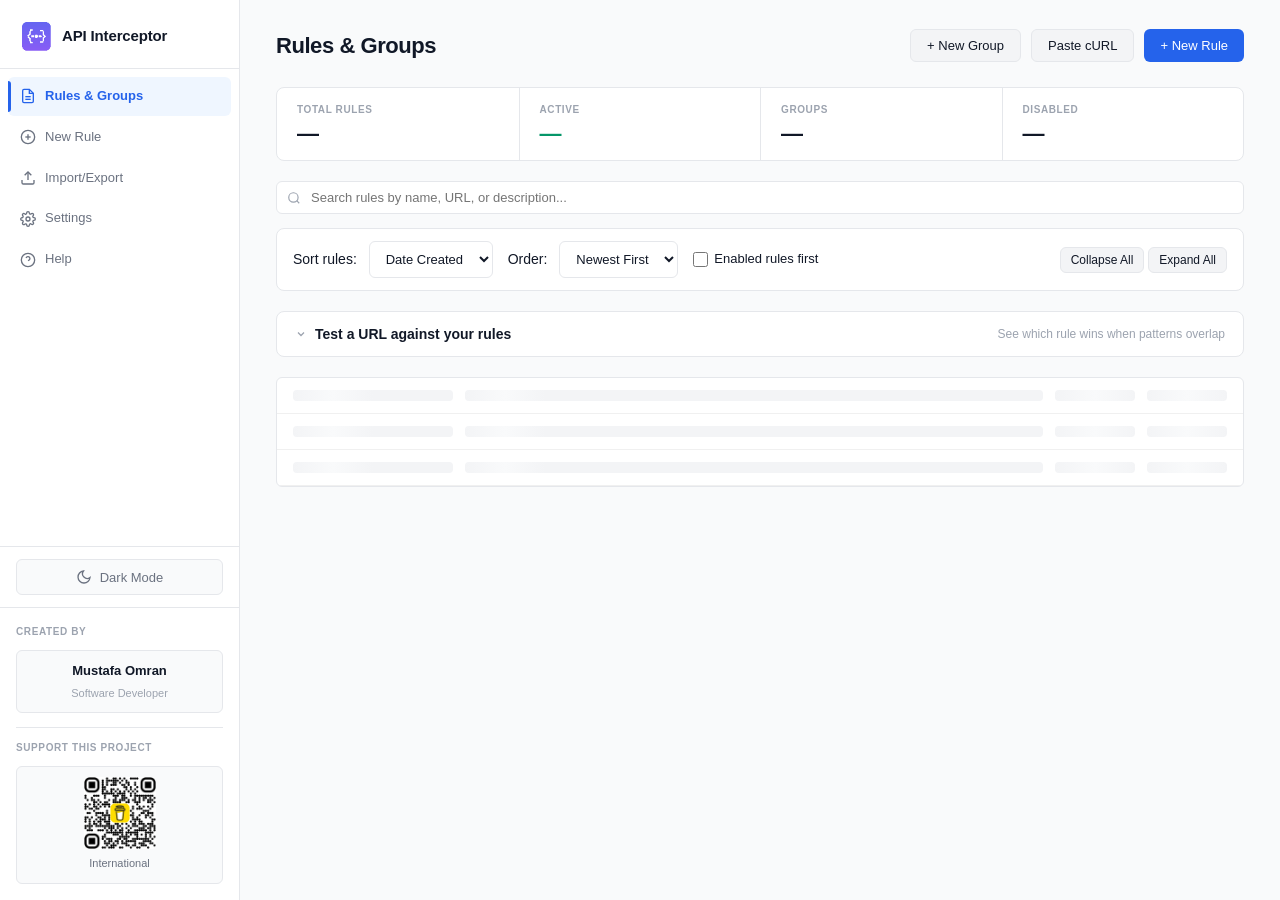
<file: options/options.html>
<!DOCTYPE html>
<html>
  <head>
    <meta charset="UTF-8" />
    <meta name="viewport" content="width=device-width, initial-scale=1.0" />
    <title>API Response Interceptor - Settings</title>
    <link rel="stylesheet" href="options.css" />
  </head>
  <body>
    <div class="container">
      <aside class="sidebar">
        <div class="logo">
          <h1>
            <img
              src="../icons/icon48.png"
              alt="API Interceptor"
              width="32"
              height="32"
              style="border-radius: 6px; vertical-align: middle"
            />
            API Interceptor
          </h1>
        </div>
        <nav class="nav">
          <a href="#" class="nav-item active" data-tab="rules">
            <span>
              <svg
                width="16"
                height="16"
                viewBox="0 0 24 24"
                fill="none"
                stroke="currentColor"
                stroke-width="2"
              >
                <path
                  d="M14 2H6a2 2 0 0 0-2 2v16a2 2 0 0 0 2 2h12a2 2 0 0 0 2-2V8z"
                />
                <polyline points="14 2 14 8 20 8" />
                <line x1="16" y1="13" x2="8" y2="13" />
                <line x1="16" y1="17" x2="8" y2="17" />
              </svg>
              Rules & Groups
            </span>
          </a>
          <a href="#" class="nav-item" data-tab="new-rule">
            <span>
              <svg
                width="16"
                height="16"
                viewBox="0 0 24 24"
                fill="none"
                stroke="currentColor"
                stroke-width="2"
              >
                <circle cx="12" cy="12" r="10" />
                <line x1="12" y1="8" x2="12" y2="16" />
                <line x1="8" y1="12" x2="16" y2="12" />
              </svg>
              New Rule
            </span>
          </a>
          <a href="#" class="nav-item" data-tab="import-export">
            <span>
              <svg
                width="16"
                height="16"
                viewBox="0 0 24 24"
                fill="none"
                stroke="currentColor"
                stroke-width="2"
              >
                <path d="M21 15v4a2 2 0 0 1-2 2H5a2 2 0 0 1-2-2v-4" />
                <polyline points="17 8 12 3 7 8" />
                <line x1="12" y1="3" x2="12" y2="15" />
              </svg>
              Import/Export
            </span>
          </a>
          <a href="#" class="nav-item" data-tab="settings">
            <span>
              <svg
                width="16"
                height="16"
                viewBox="0 0 24 24"
                fill="none"
                stroke="currentColor"
                stroke-width="2"
              >
                <circle cx="12" cy="12" r="3" />
                <path
                  d="M19.4 15a1.65 1.65 0 0 0 .33 1.82l.06.06a2 2 0 0 1 0 2.83 2 2 0 0 1-2.83 0l-.06-.06a1.65 1.65 0 0 0-1.82-.33 1.65 1.65 0 0 0-1 1.51V21a2 2 0 0 1-2 2 2 2 0 0 1-2-2v-.09A1.65 1.65 0 0 0 9 19.4a1.65 1.65 0 0 0-1.82.33l-.06.06a2 2 0 0 1-2.83 0 2 2 0 0 1 0-2.83l.06-.06a1.65 1.65 0 0 0 .33-1.82 1.65 1.65 0 0 0-1.51-1H3a2 2 0 0 1-2-2 2 2 0 0 1 2-2h.09A1.65 1.65 0 0 0 4.6 9a1.65 1.65 0 0 0-.33-1.82l-.06-.06a2 2 0 0 1 0-2.83 2 2 0 0 1 2.83 0l.06.06a1.65 1.65 0 0 0 1.82.33H9a1.65 1.65 0 0 0 1-1.51V3a2 2 0 0 1 2-2 2 2 0 0 1 2 2v.09a1.65 1.65 0 0 0 1 1.51 1.65 1.65 0 0 0 1.82-.33l.06-.06a2 2 0 0 1 2.83 0 2 2 0 0 1 0 2.83l-.06.06a1.65 1.65 0 0 0-.33 1.82V9a1.65 1.65 0 0 0 1.51 1H21a2 2 0 0 1 2 2 2 2 0 0 1-2 2h-.09a1.65 1.65 0 0 0-1.51 1z"
                />
              </svg>
              Settings
            </span>
          </a>
          <a href="#" class="nav-item" data-tab="help">
            <span>
              <svg
                width="16"
                height="16"
                viewBox="0 0 24 24"
                fill="none"
                stroke="currentColor"
                stroke-width="2"
              >
                <circle cx="12" cy="12" r="10" />
                <path d="M9.09 9a3 3 0 0 1 5.83 1c0 2-3 3-3 3" />
                <line x1="12" y1="17" x2="12.01" y2="17" />
              </svg>
              Help
            </span>
          </a>
        </nav>
        <div class="theme-toggle-wrapper">
          <button id="themeToggle" class="theme-toggle-btn">
            <svg
              width="16"
              height="16"
              viewBox="0 0 24 24"
              fill="none"
              stroke="currentColor"
              stroke-width="2"
            >
              <path d="M21 12.79A9 9 0 1 1 11.21 3 7 7 0 0 0 21 12.79z" />
            </svg>
            <span id="themeText">Dark Mode</span>
          </button>
        </div>
        <div class="sidebar-footer">
          <div class="developer-info">
            <div class="footer-title">Created by</div>
            <a
              href="https://mustafaomran.vercel.app/"
              target="_blank"
              class="developer-link"
            >
              <span class="developer-name">Mustafa Omran</span>
              <span class="developer-subtitle">Software Developer</span>
            </a>
          </div>
          <div class="footer-divider"></div>
          <div class="footer-title">Support This Project</div>
          <div class="support-links">
            <a
              href="https://buymeacoffee.com/MustafaOmran"
              target="_blank"
              class="support-link"
            >
              <img
                src="../public/buymeacoffee.png"
                alt="Buy Me a Coffee"
                class="support-icon"
              />
              <span>International</span>
            </a>
          </div>
        </div>
      </aside>

      <main class="main-content">
        <!-- Rules & Groups Tab -->
        <div id="rules-tab" class="tab-content active">
          <div class="header">
            <h2>Rules & Groups</h2>
            <div class="header-actions">
              <button id="addNewGroupBtn" class="btn btn-secondary">
                + New Group
              </button>
              <button id="pasteCurlBtn" class="btn btn-secondary" title="Paste a cURL command or a URL">
                Paste cURL
              </button>
              <button id="addNewRuleBtn" class="btn btn-primary">
                + New Rule
              </button>
            </div>
          </div>

          <!-- Interception status strip (populated by modules/status.js) -->
          <div id="interceptionStatus" class="intercept-strip" role="status" aria-live="polite" style="display:none">
            <div class="intercept-strip-main">
              <span id="interceptStatusDot" class="intercept-dot"></span>
              <div class="intercept-strip-text">
                <span id="interceptStatusTitle" class="intercept-title"></span>
                <span id="interceptStatusHint" class="intercept-hint"></span>
              </div>
            </div>
          </div>

          <!-- First-run onboarding callout (dismissed via storage flag) -->
          <div id="onboardingCallout" class="onboarding-callout" style="display:none">
            <button id="onboardingDismiss" class="onboarding-dismiss" title="Dismiss" aria-label="Dismiss">&times;</button>
            <div class="onboarding-title">Getting started in 3 steps</div>
            <ol class="onboarding-steps">
              <li><strong>Create a rule</strong> — set a URL pattern and the mock response body.</li>
              <li><strong>Turn on interception</strong> — click the extension icon on the page you want to mock, then switch on <em>Intercept this tab</em>.</li>
              <li><strong>Reload the page</strong> — matching requests now return your mock.</li>
            </ol>
            <button id="onboardingGotIt" class="btn btn-primary btn-small">Got it</button>
          </div>

          <!-- KPI Strip -->
          <div class="kpi-strip">
            <div class="kpi-item">
              <span class="kpi-label">Total Rules</span>
              <span class="kpi-value" id="kpi-total">—</span>
            </div>
            <div class="kpi-item">
              <span class="kpi-label">Active</span>
              <span class="kpi-value kpi-ok" id="kpi-active">—</span>
            </div>
            <div class="kpi-item">
              <span class="kpi-label">Groups</span>
              <span class="kpi-value" id="kpi-groups">—</span>
            </div>
            <div class="kpi-item">
              <span class="kpi-label">Disabled</span>
              <span class="kpi-value" id="kpi-disabled">—</span>
            </div>
          </div>

          <div class="options-search-container">
            <svg class="search-icon" width="14" height="14" viewBox="0 0 24 24" fill="none" stroke="currentColor" stroke-width="2">
              <circle cx="11" cy="11" r="8"/>
              <line x1="21" y1="21" x2="16.65" y2="16.65"/>
            </svg>
            <input type="text" id="optionsSearch" class="options-search-input" placeholder="Search rules by name, URL, or description...">
            <button id="optionsClearSearch" class="options-search-clear" style="display:none" title="Clear search">
              <svg width="12" height="12" viewBox="0 0 24 24" fill="none" stroke="currentColor" stroke-width="2.5">
                <line x1="18" y1="6" x2="6" y2="18"/><line x1="6" y1="6" x2="18" y2="18"/>
              </svg>
            </button>
          </div>

          <div class="card options-toolbar" style="margin-bottom: 20px">
            <div
              style="
                display: flex;
                gap: 15px;
                align-items: center;
                flex-wrap: wrap;
              "
            >
              <div>
                <label
                  for="ruleSortBy"
                  style="font-weight: 500; margin-right: 8px"
                  >Sort rules:</label
                >
                <select
                  id="ruleSortBy"
                  class="form-control"
                  style="display: inline-block; width: auto"
                >
                  <option value="modified">Last Modified</option>
                  <option value="created" selected>Date Created</option>
                  <option value="name">Name</option>
                  <option value="priority">Priority</option>
                </select>
              </div>
              <div>
                <label
                  for="ruleSortOrder"
                  style="font-weight: 500; margin-right: 8px"
                  >Order:</label
                >
                <select
                  id="ruleSortOrder"
                  class="form-control"
                  style="display: inline-block; width: auto"
                >
                  <option value="desc">Newest First</option>
                  <option value="asc">Oldest First</option>
                </select>
              </div>
              <div>
                <label class="checkbox-label">
                  <input type="checkbox" id="enabledRulesFirst" /> Enabled rules
                  first
                </label>
              </div>
              <div style="margin-left: auto">
                <button id="collapseAllBtn" class="btn btn-secondary btn-small">
                  Collapse All
                </button>
                <button id="expandAllBtn" class="btn btn-secondary btn-small">
                  Expand All
                </button>
              </div>
            </div>
          </div>

          <!-- URL conflict tester: which rules match a URL, ranked by priority -->
          <div class="card conflict-tester" style="margin-bottom: 20px">
            <button type="button" id="conflictTesterToggle" class="conflict-tester-toggle">
              <svg class="ct-chevron" width="12" height="12" viewBox="0 0 24 24" fill="none" stroke="currentColor" stroke-width="2.5"><polyline points="6 9 12 15 18 9"/></svg>
              <span>Test a URL against your rules</span>
              <span class="ct-hint">See which rule wins when patterns overlap</span>
            </button>
            <div id="conflictTesterBody" class="conflict-tester-body" style="display:none">
              <div class="conflict-tester-row">
                <select id="conflictTestMethod" class="form-control">
                  <option value="GET">GET</option>
                  <option value="POST">POST</option>
                  <option value="PUT">PUT</option>
                  <option value="DELETE">DELETE</option>
                  <option value="PATCH">PATCH</option>
                </select>
                <input type="text" id="conflictTestUrl" class="form-control" placeholder="https://api.example.com/users/123">
                <button type="button" id="conflictTestBtn" class="btn btn-primary">Test</button>
              </div>
              <div id="conflictTestResults" class="conflict-test-results"></div>
            </div>
          </div>

          <div id="groupedRulesList" class="grouped-rules-container">
            <!-- Groups with rules will be populated here -->
          </div>

          <div id="emptyState" class="empty-state-enhanced" style="display: none">
            <div class="empty-state-icon-wrap">
              <svg width="40" height="40" viewBox="0 0 24 24" fill="none" stroke="currentColor" stroke-width="1.5">
                <path d="M14 2H6a2 2 0 0 0-2 2v16a2 2 0 0 0 2 2h12a2 2 0 0 0 2-2V8z"/>
                <polyline points="14 2 14 8 20 8"/>
                <line x1="12" y1="18" x2="12" y2="12"/>
                <line x1="9" y1="15" x2="15" y2="15"/>
              </svg>
            </div>
            <h3 class="empty-state-heading">No Rules Yet</h3>
            <p class="empty-state-subtext">Create your first rule to start mocking API responses. A matching request is answered with your mock instead of going to the server — you can set the body, status code, headers, and an artificial delay.</p>
            <div class="empty-state-actions">
              <button id="emptyStateCreateRuleBtn" class="empty-action-card">
                <svg width="20" height="20" viewBox="0 0 24 24" fill="none" stroke="currentColor" stroke-width="2">
                  <circle cx="12" cy="12" r="10"/>
                  <line x1="12" y1="8" x2="12" y2="16"/>
                  <line x1="8" y1="12" x2="16" y2="12"/>
                </svg>
                <span class="empty-action-title">Create Rule</span>
                <span class="empty-action-desc">Define a new interception rule</span>
              </button>
              <button id="emptyStateImportBtn" class="empty-action-card">
                <svg width="20" height="20" viewBox="0 0 24 24" fill="none" stroke="currentColor" stroke-width="2">
                  <path d="M21 15v4a2 2 0 0 1-2 2H5a2 2 0 0 1-2-2v-4"/>
                  <polyline points="17 8 12 3 7 8"/>
                  <line x1="12" y1="3" x2="12" y2="15"/>
                </svg>
                <span class="empty-action-title">Import Rules</span>
                <span class="empty-action-desc">Load rules from a JSON file</span>
              </button>
            </div>
          </div>

          <!-- Add/Edit Group Modal -->
          <div id="groupModal" class="modal" style="display: none">
            <div class="modal-content">
              <div class="modal-header">
                <h3 id="groupModalTitle">Add New Group</h3>
                <button class="modal-close" id="closeGroupModal">
                  &times;
                </button>
              </div>
              <form id="groupForm">
                <input type="hidden" id="editGroupId" value="" />

                <div class="form-group">
                  <label for="groupName">Group Name</label>
                  <input
                    type="text"
                    id="groupName"
                    class="form-control"
                    placeholder="e.g., Development, Testing"
                    required
                  />
                </div>

                <div class="form-group">
                  <label for="groupDescription">Description (optional)</label>
                  <textarea
                    id="groupDescription"
                    class="form-control"
                    rows="2"
                    placeholder="What is this group for?"
                  ></textarea>
                </div>

                <div class="form-group">
                  <label for="groupColor">Color</label>
                  <div class="color-picker">
                    <input
                      type="color"
                      id="groupColor"
                      class="form-control"
                      value="#4CAF50"
                    />
                    <small class="form-hint"
                      >Choose a color to identify this group</small
                    >
                  </div>
                </div>

                <div class="form-group">
                  <label class="checkbox-label">
                    <input type="checkbox" id="groupEnabled" checked /> Enable
                    this group
                  </label>
                </div>

                <div class="form-actions">
                  <button type="submit" class="btn btn-primary">
                    Save Group
                  </button>
                  <button
                    type="button"
                    class="btn btn-secondary"
                    id="cancelGroupBtn"
                  >
                    Cancel
                  </button>
                </div>
              </form>
            </div>
          </div>

          <!-- Delete Group Confirmation Modal -->
          <div id="deleteGroupModal" class="modal" style="display: none">
            <div class="modal-content">
              <div class="modal-header">
                <h3>Delete Group</h3>
                <button class="modal-close" id="closeDeleteGroupModal">
                  &times;
                </button>
              </div>
              <div class="modal-body">
                <p id="deleteGroupMessage">
                  Are you sure you want to delete this group?
                </p>
                <input type="hidden" id="deleteGroupId" value="" />

                <div id="deleteGroupOptions" class="delete-options">
                  <label class="radio-label">
                    <input
                      type="radio"
                      name="deleteGroupAction"
                      value="keep"
                      checked
                    />
                    <span>Keep rules (they will become ungrouped)</span>
                  </label>
                  <label class="radio-label">
                    <input
                      type="radio"
                      name="deleteGroupAction"
                      value="delete"
                    />
                    <span>Delete all rules in this group</span>
                  </label>
                </div>
              </div>
              <div
                class="form-actions"
                style="margin: 0 24px 20px; padding-top: 16px"
              >
                <button
                  type="button"
                  class="btn btn-danger"
                  id="confirmDeleteGroupBtn"
                >
                  Delete Group
                </button>
                <button
                  type="button"
                  class="btn btn-secondary"
                  id="cancelDeleteGroupBtn"
                >
                  Cancel
                </button>
              </div>
            </div>
          </div>
        </div>

        <!-- Fullscreen JSON Editor Modal -->
        <div id="jsonEditorModal" class="modal" style="display: none">
          <div class="modal-content json-editor-modal-content">
            <div class="json-editor-toolbar">
              <h3 id="jsonEditorTitle">Edit Response Body</h3>
              <div class="json-editor-toolbar-actions">
                <span id="jsonEditorStatus" class="json-editor-status"></span>
                <button type="button" id="jsonEditorPrettify" class="btn btn-secondary btn-small">
                  Prettify
                </button>
                <button type="button" id="jsonEditorMinify" class="btn btn-secondary btn-small">
                  Minify
                </button>
                <button type="button" id="jsonEditorClose" class="modal-close">&times;</button>
              </div>
            </div>
            <div class="json-editor-body">
              <div class="json-editor-line-numbers" id="jsonEditorLineNumbers"></div>
              <textarea id="jsonEditorTextarea" class="json-editor-fullscreen-textarea"
                        spellcheck="false" wrap="off" placeholder="Enter JSON here..."></textarea>
            </div>
            <div class="json-editor-footer">
              <span id="jsonEditorInfo" class="json-editor-info">Line 1, Col 1</span>
              <div>
                <button type="button" id="jsonEditorCancel" class="btn btn-secondary">Cancel</button>
                <button type="button" id="jsonEditorApply" class="btn btn-primary">Apply</button>
              </div>
            </div>
          </div>
        </div>

        <!-- New Rule Tab -->
        <div id="new-rule-tab" class="tab-content">
          <form id="ruleForm" class="rule-form rule-form-v2">
            <input type="hidden" id="ruleId" value="" />

            <!-- Top bar: enable toggle, name, group, title, save/cancel -->
            <div class="rf-topbar">
              <div class="rf-topbar-left">
                <div class="toggle-switch-small rf-enable-toggle">
                  <input type="checkbox" id="ruleEnabled" checked />
                  <label for="ruleEnabled"></label>
                </div>
                <input type="text" id="ruleName" class="rf-name-input" placeholder="Rule name" required />
                <select id="ruleGroup" class="rf-group-select">
                  <option value="">No Group</option>
                </select>
              </div>
              <div class="rf-topbar-right">
                <span id="formTitle" class="rf-form-title">Create New Rule</span>
                <button type="button" id="cancelBtn" class="btn btn-secondary btn-small">Cancel</button>
                <button type="submit" class="btn btn-primary btn-small">Save Rule</button>
              </div>
            </div>

            <!-- Two-column body -->
            <div class="rf-columns">

              <!-- LEFT: 01 Match -->
              <section class="rf-col rf-col-left">
                <div class="rf-col-header">
                  <span class="rf-col-num">01</span>
                  <span class="rf-col-title">Match</span>
                </div>

                <!-- URL Pattern + Match Type -->
                <div class="rf-field">
                  <label for="urlPattern" class="rf-label">URL Pattern <span class="rf-required">*</span></label>
                  <div class="rf-url-row">
                    <input type="text" id="urlPattern" class="form-control rf-mono" placeholder="*://*/api/*" required />
                    <select id="matchType" class="form-control rf-match-type-select">
                      <option value="wildcard">Wildcard</option>
                      <option value="regex">Regex</option>
                      <option value="exact">Exact</option>
                      <option value="contains">Contains</option>
                    </select>
                  </div>
                  <div id="matchTypeHint" class="rf-match-hint"></div>
                </div>

                <!-- HTTP Methods as chips (hidden checkboxes preserve collectFormData logic) -->
                <div class="rf-field">
                  <label class="rf-label">HTTP Methods</label>
                  <div class="rf-method-chips" role="group">
                    <button type="button" class="rf-chip rf-chip-active" data-method="GET">GET</button>
                    <button type="button" class="rf-chip" data-method="POST">POST</button>
                    <button type="button" class="rf-chip" data-method="PUT">PUT</button>
                    <button type="button" class="rf-chip" data-method="DELETE">DELETE</button>
                    <button type="button" class="rf-chip" data-method="PATCH">PATCH</button>
                    <input type="checkbox" name="methods" value="GET" checked class="rf-chip-input" />
                    <input type="checkbox" name="methods" value="POST" class="rf-chip-input" />
                    <input type="checkbox" name="methods" value="PUT" class="rf-chip-input" />
                    <input type="checkbox" name="methods" value="DELETE" class="rf-chip-input" />
                    <input type="checkbox" name="methods" value="PATCH" class="rf-chip-input" />
                  </div>
                </div>

                <!-- Priority -->
                <div class="rf-field">
                  <label for="rulePriority" class="rf-label">Priority</label>
                  <input type="number" id="rulePriority" class="form-control" min="0" max="999" placeholder="0" />
                  <div class="rf-match-hint">Higher wins when several rules match the same request.</div>
                </div>

                <!-- Description (collapsible) -->
                <div class="rf-field rf-field-collapsible">
                  <button type="button" class="rf-collapse-trigger" id="toggleDescription">
                    <svg class="rf-chevron" width="12" height="12" viewBox="0 0 24 24" fill="none" stroke="currentColor" stroke-width="2.5"><polyline points="6 9 12 15 18 9"/></svg>
                    <span class="rf-trigger-text">Description</span>
                    <span style="color:var(--text-muted); font-weight:400; font-size:11px; margin-left:2px;">(optional)</span>
                  </button>
                  <div class="rf-collapsible-body" id="descriptionBody" style="display:none">
                    <textarea id="ruleDescription" class="form-control" rows="2" placeholder="What does this rule do?"></textarea>
                  </div>
                </div>

                <!-- URL Tester — pushed to bottom of left col -->
                <div class="rf-field rf-url-tester-container">
                  <button type="button" id="toggleUrlTester" class="rf-collapse-trigger">
                    <svg class="rf-chevron" width="12" height="12" viewBox="0 0 24 24" fill="none" stroke="currentColor" stroke-width="2.5"><polyline points="6 9 12 15 18 9"/></svg>
                    <span class="rf-trigger-text">Test Pattern</span>
                  </button>
                  <div id="urlTesterPanel" style="display:none" class="url-tester-panel rf-collapsible-body">
                    <div class="url-tester-row">
                      <input type="text" id="testUrlInput" class="form-control" placeholder="https://api.example.com/users/123">
                      <button type="button" id="testUrlBtn" class="btn btn-primary btn-small">Test</button>
                    </div>
                    <div id="urlTestResult" class="url-test-result" style="display:none"></div>
                  </div>
                </div>
              </section>

              <!-- RIGHT: 02 Respond -->
              <section class="rf-col rf-col-right">
                <div class="rf-col-header">
                  <span class="rf-col-num">02</span>
                  <span class="rf-col-title">Respond</span>
                </div>

                <!-- Status Code + Delay side-by-side -->
                <div class="rf-status-delay-row">
                  <div class="rf-field">
                    <label class="rf-label">Status Code</label>
                    <div class="rf-status-stepper">
                      <button type="button" class="rf-stepper-btn" id="statusDecBtn">−</button>
                      <input type="number" id="modifyStatusCode" class="rf-stepper-input" placeholder="—" min="100" max="599" />
                      <button type="button" class="rf-stepper-btn" id="statusIncBtn">+</button>
                    </div>
                    <div class="status-code-presets rf-compact-presets" id="ruleFormStatusPresets">
                      <button type="button" class="status-preset status-2xx" data-code="200">200</button>
                      <button type="button" class="status-preset status-2xx" data-code="201">201</button>
                      <button type="button" class="status-preset status-2xx" data-code="204">204</button>
                      <button type="button" class="status-preset status-3xx" data-code="301">301</button>
                      <button type="button" class="status-preset status-4xx" data-code="400">400</button>
                      <button type="button" class="status-preset status-4xx" data-code="401">401</button>
                      <button type="button" class="status-preset status-4xx" data-code="403">403</button>
                      <button type="button" class="status-preset status-4xx" data-code="404">404</button>
                      <button type="button" class="status-preset status-4xx" data-code="422">422</button>
                      <button type="button" class="status-preset status-5xx" data-code="500">500</button>
                      <button type="button" class="status-preset status-5xx" data-code="503">503</button>
                    </div>
                    <small class="form-hint">Leave empty to keep original</small>
                  </div>
                  <div class="rf-field rf-field-delay">
                    <label class="rf-label" for="ruleDelay">Delay <span class="rf-delay-readout" id="delayReadout">off</span></label>
                    <input type="range" id="ruleDelay" class="rf-delay-slider" min="0" max="30000" step="100" value="0" />
                    <div class="rf-delay-minmax">
                      <small class="form-hint">0 ms</small>
                      <small class="form-hint">30 000 ms</small>
                    </div>
                  </div>
                </div>

                <!-- Response Type (Content-Type) -->
                <div class="rf-field" id="contentTypeGroup">
                  <label for="responseContentType" class="rf-label">Response Type</label>
                  <select id="responseContentType" class="form-control">
                    <option value="application/json">JSON (application/json)</option>
                    <option value="text/html">HTML (text/html)</option>
                    <option value="text/plain">Plain Text (text/plain)</option>
                    <option value="application/xml">XML (application/xml)</option>
                    <option value="text/csv">CSV (text/csv)</option>
                    <option value="application/javascript">JavaScript (application/javascript)</option>
                    <option value="application/pdf">PDF — binary (application/pdf)</option>
                    <option value="image/png">PNG Image — binary</option>
                    <option value="image/jpeg">JPEG Image — binary</option>
                    <option value="image/gif">GIF Image — binary</option>
                    <option value="image/webp">WebP Image — binary</option>
                    <option value="image/svg+xml">SVG (image/svg+xml)</option>
                    <option value="__custom__">Custom...</option>
                  </select>
                  <div id="customContentTypeRow" style="display:none; margin-top:6px;">
                    <input type="text" id="customContentType" class="form-control" placeholder="e.g. application/vnd.api+json" />
                    <small class="form-hint">Enter the exact MIME type string</small>
                  </div>
                </div>

                <!-- Replace Body -->
                <div id="replaceOptions" class="modification-options">
                  <div id="textBodyPanel" class="rf-field">
                    <label for="replaceValue" id="replaceValueLabel" class="rf-label">Response Body</label>
                    <textarea id="replaceValue" class="form-control code-editor" rows="6" placeholder='{"message": "Modified response"}'></textarea>
                    <div class="rf-body-actions">
                      <button type="button" id="prettifyJsonBtn" class="btn btn-secondary btn-small">✨ Prettify JSON</button>
                      <button type="button" id="expandJsonEditorBtn" class="btn btn-secondary btn-small">⛶ Expand Editor</button>
                    </div>
                  </div>
                  <div id="binaryBodyPanel" class="rf-field" style="display:none;">
                    <label class="rf-label">Binary Response Body</label>
                    <div style="display:flex; gap:8px; margin-bottom:8px;">
                      <button type="button" class="btn btn-secondary btn-small binary-tab-btn active" data-tab="paste">Paste Base64</button>
                      <button type="button" class="btn btn-secondary btn-small binary-tab-btn" data-tab="upload">Upload File</button>
                      <button type="button" class="btn btn-secondary btn-small binary-tab-btn" data-tab="url">Fetch URL</button>
                    </div>
                    <div id="binaryPasteTab" class="binary-input-panel">
                      <textarea id="binaryBase64Value" class="form-control code-editor" rows="5" placeholder="Paste raw base64-encoded content here (no data: URI prefix)..."></textarea>
                    </div>
                    <div id="binaryUploadTab" class="binary-input-panel" style="display:none;">
                      <input type="file" id="binaryFileInput" class="form-control" />
                      <div id="binaryFileInfo" style="margin-top:8px; font-size:12px; color:var(--text-secondary);">No file selected</div>
                      <small class="form-hint">File is encoded as base64. Large files may hit storage limits.</small>
                    </div>
                    <div id="binaryUrlTab" class="binary-input-panel" style="display:none;">
                      <div style="display:flex; gap:8px;">
                        <input type="text" id="binaryFetchUrl" class="form-control" placeholder="https://example.com/image.png" style="flex:1;" />
                        <button type="button" id="binaryFetchBtn" class="btn btn-secondary">Fetch</button>
                      </div>
                      <div id="binaryFetchStatus" style="margin-top:8px; font-size:12px;"></div>
                      <small class="form-hint">Extension fetches the URL and encodes it as base64.</small>
                    </div>
                    <div id="binaryPreview" style="margin-top:10px; display:none;">
                      <strong style="font-size:12px;">Preview:</strong>
                      <div id="binaryPreviewContent" style="margin-top:6px;"></div>
                    </div>
                  </div>
                  <div id="customBinaryToggle" class="rf-field" style="display:none;">
                    <label class="checkbox-label" style="display:flex; align-items:center; gap:8px; cursor:pointer;">
                      <input type="checkbox" id="customIsBinary" />
                      Body is binary (value is raw base64)
                    </label>
                  </div>
                </div>

                <!-- Response Headers (collapsible) -->
                <div class="rf-field rf-field-collapsible">
                  <button type="button" class="rf-collapse-trigger" id="toggleHeadersSection">
                    <svg class="rf-chevron" width="12" height="12" viewBox="0 0 24 24" fill="none" stroke="currentColor" stroke-width="2.5"><polyline points="6 9 12 15 18 9"/></svg>
                    <span>Response Headers</span>
                    <span class="rf-collapse-count" id="headerCount"></span>
                  </button>
                  <div class="rf-collapsible-body" id="headersBody" style="display:none">
                    <div id="headerModifications"></div>
                    <div class="rf-header-actions">
                      <button type="button" id="addHeaderBtn" class="btn btn-secondary btn-small">+ Add Header</button>
                      <button type="button" id="clearHeadersBtn" class="btn btn-danger btn-small">Clear All</button>
                    </div>
                  </div>
                </div>

              </section>
            </div>
          </form>
        </div>

        <!-- Import/Export Tab -->
        <div id="import-export-tab" class="tab-content">
          <div class="header">
            <h2>Import/Export Rules & Groups</h2>
          </div>

          <div class="card">
            <h3>Export Rules</h3>
            <p>Download all your groups and rules as a JSON file to back up or share</p>
            <div style="display: flex; gap: 10px; flex-wrap: wrap;">
              <button id="exportBtn" class="btn btn-primary">
                Export as File
              </button>
              <button id="copyExportBtn" class="btn btn-secondary">
                Copy to Clipboard
              </button>
            </div>
          </div>

          <div class="card">
            <h3>Import Rules</h3>
            <p>
              Import groups and rules from a JSON file. This will add to your existing
              data.
            </p>
            <div
              class="security-warning"
              style="
                background: #fef3c7;
                border: 1px solid #f59e0b;
                border-radius: 8px;
                padding: 12px 16px;
                margin: 12px 0;
              "
            >
              <div style="display: flex; align-items: flex-start; gap: 10px">
                <span style="font-size: 18px">⚠️</span>
                <div>
                  <strong style="color: #92400e">Security Warning</strong>
                  <p style="margin: 4px 0 0 0; color: #78350f; font-size: 13px">
                    Only import rules from sources you trust. Imported rules may
                    contain custom JavaScript code that will execute in your
                    browser.
                  </p>
                </div>
              </div>
            </div>
            <input
              type="file"
              id="importFile"
              accept=".json"
              style="display: none"
            />
            <div style="display: flex; gap: 10px; flex-wrap: wrap;">
              <button id="importBtn" class="btn btn-secondary">
                Import from File
              </button>
              <button id="pasteImportBtn" class="btn btn-secondary">
                Paste JSON
              </button>
            </div>
          </div>

          <div class="card danger">
            <h3>Clear All Rules</h3>
            <p>
              ⚠️ This will permanently delete all your rules. This action cannot
              be undone.
            </p>
            <button id="clearAllBtn" class="btn btn-danger">
              Clear All Rules
            </button>
          </div>

          <!-- Paste JSON Import Modal -->
          <div id="pasteImportModal" class="modal" style="display: none">
            <div class="modal-content">
              <div class="modal-header">
                <h3>Paste JSON to Import</h3>
                <button class="modal-close" id="closePasteImportModal">&times;</button>
              </div>
              <div class="modal-body">
                <div style="background:#fef3c7;border:1px solid #f59e0b;border-radius:8px;padding:12px 16px;margin-bottom:12px;">
                  <div style="display:flex;align-items:flex-start;gap:10px">
                    <span style="font-size:18px">⚠️</span>
                    <div>
                      <strong style="color:#92400e">Security Warning</strong>
                      <p style="margin:4px 0 0;color:#78350f;font-size:13px">Only import rules from sources you trust.</p>
                    </div>
                  </div>
                </div>
                <textarea
                  id="pasteImportText"
                  class="form-control"
                  rows="12"
                  placeholder="Paste exported JSON here..."
                  style="font-family:monospace;font-size:12px;resize:vertical;"
                ></textarea>
              </div>
              <div class="modal-footer" style="display:flex;justify-content:flex-end;gap:10px;padding:16px;">
                <button id="cancelPasteImportBtn" class="btn btn-secondary">Cancel</button>
                <button id="confirmPasteImportBtn" class="btn btn-primary">Import</button>
              </div>
            </div>
          </div>
        </div>

        <!-- Settings Tab -->
        <div id="settings-tab" class="tab-content">
          <div class="header">
            <h2>Settings</h2>
          </div>

          <div class="card">
            <h3>Interception</h3>
            <p>
              Interception is turned on per tab, from the extension popup —
              there is no global switch. These settings control how it behaves
              once it is on.
            </p>
            <label class="settings-row">
              <input type="checkbox" id="narrowInterceptPatterns" checked />
              <span class="settings-row-text">
                <strong>Only pause requests your rules can match</strong>
                <span
                  >Faster browsing on intercepted tabs — unrelated requests go
                  straight through instead of being routed via the debugger.
                  Turn this off if a rule ever stops firing.</span
                >
              </span>
            </label>
          </div>

          <div class="card">
            <h3>Keyboard Shortcut</h3>
            <p>
              <kbd>Alt</kbd> + <kbd>Shift</kbd> + <kbd>I</kbd> toggles
              interception on the current tab from anywhere in Chrome. Chrome
              owns this binding, so it is re-bound on its own page.
            </p>
            <button id="openShortcutsBtn" class="btn btn-secondary">
              Change shortcut
            </button>
          </div>

          <div class="card">
            <h3>Appearance</h3>
            <p>
              Light and dark mode are switched from the button at the bottom of
              the sidebar. The choice is shared with the popup.
            </p>
          </div>
        </div>

        <!-- Help Tab -->
        <div id="help-tab" class="tab-content">
          <div class="header">
            <h2>Help & Documentation</h2>
          </div>

          <div class="help-content">
            <section class="help-section">
              <h3>Popup vs. This Page</h3>
              <p>
                Two surfaces, one split: the <strong>popup</strong> is
                <em>this tab, right now</em>; <strong>this page</strong> is your
                rule library.
              </p>
              <ul>
                <li>
                  <strong>In the popup:</strong> turn interception on for a tab,
                  watch requests come in, mock one in a click, quick-edit a
                  rule’s status code or body.
                </li>
                <li>
                  <strong>Here:</strong> everything that outlives one tab —
                  groups, priorities, delays, response headers, pattern testing,
                  import/export, settings.
                </li>
              </ul>
              <p>
                Anywhere the popup is too small, it hands off here rather than
                duplicating: <strong>Full editor</strong> in the create-rule
                dialog and in a quick edit both open the same rule on the
                <a href="#" class="help-nav-link" data-tab="new-rule"
                  >New Rule</a
                >
                form.
              </p>
            </section>

            <section class="help-section">
              <h3>Getting Started</h3>
              <ol>
                <li>
                  Click the extension icon and turn on “Intercept this tab”,
                  then reload the page
                </li>
                <li>
                  Open the <strong>Network</strong> tab in the popup and hit
                  <strong>+ Rule</strong> on a request — the mock is prefilled
                  with the real response
                </li>
                <li>
                  Reload again: matching requests are now answered by your mock
                </li>
                <li>
                  Need groups, headers, delays, or priorities? Open
                  <a href="#" class="help-nav-link" data-tab="rules"
                    >Rules &amp; Groups</a
                  >
                  here
                </li>
              </ol>
            </section>

            <section class="help-section">
              <h3>URL Pattern Examples</h3>
              <div class="code-block">
                <code>*://*/api/*</code> - Matches all API endpoints<br />
                <code>https://example.com/*</code> - Matches all URLs on
                example.com<br />
                <code>*/users/*</code> - Matches any URL containing /users/<br />
                <code>https://api.example.com/v1/.*</code> - Regex pattern
              </div>
            </section>

            <section class="help-section">
              <h3>What a Rule Can Do</h3>
              <p>
                When a request matches a rule, it is answered with a mock
                response &mdash; the real server is not contacted. Each rule can:
              </p>
              <ul>
                <li>
                  <strong>Replace the response body:</strong> return your own
                  JSON, text, or binary content
                </li>
                <li>
                  <strong>Override the status code:</strong> e.g. return 200,
                  404, or 500
                </li>
                <li>
                  <strong>Add, set, or remove response headers:</strong> e.g.
                  CORS headers
                </li>
                <li>
                  <strong>Delay the response:</strong> simulate slow networks
                </li>
              </ul>
            </section>

            <section class="help-section">
              <h3>Tips</h3>
              <ul>
                <li>
                  Test your patterns on a single tab first before enabling
                  globally
                </li>
                <li>Check the browser console for debugging information</li>
                <li>
                  Interception runs per tab — turn on “Intercept this tab” from
                  the popup for each tab you want to mock
                </li>
              </ul>
            </section>

            <section class="help-section">
              <h3>Keyboard Shortcuts</h3>
              <div class="shortcuts-list">
                <div class="shortcut-item">
                  <span class="shortcut-keys"
                    ><kbd>Alt</kbd> + <kbd>N</kbd></span
                  >
                  <span class="shortcut-desc">Create a new rule</span>
                </div>
                <div class="shortcut-item">
                  <span class="shortcut-keys"
                    ><kbd>Ctrl</kbd> + <kbd>S</kbd></span
                  >
                  <span class="shortcut-desc">Save current rule</span>
                </div>
                <div class="shortcut-item">
                  <span class="shortcut-keys"><kbd>Esc</kbd></span>
                  <span class="shortcut-desc"
                    >Go back to rules list / Cancel</span
                  >
                </div>
                <div class="shortcut-item">
                  <span class="shortcut-keys"><kbd>1</kbd> - <kbd>5</kbd></span>
                  <span class="shortcut-desc">Quick tab navigation</span>
                </div>
              </div>

              <h4 class="shortcuts-subhead">Anywhere in Chrome</h4>
              <div class="shortcuts-list">
                <div class="shortcut-item">
                  <span class="shortcut-keys"
                    ><kbd>Alt</kbd> + <kbd>Shift</kbd> + <kbd>I</kbd></span
                  >
                  <span class="shortcut-desc"
                    >Toggle interception on the current tab</span
                  >
                </div>
              </div>

              <h4 class="shortcuts-subhead">In the popup</h4>
              <div class="shortcuts-list">
                <div class="shortcut-item">
                  <span class="shortcut-keys"><kbd>/</kbd></span>
                  <span class="shortcut-desc">Focus the search box</span>
                </div>
                <div class="shortcut-item">
                  <span class="shortcut-keys"><kbd>Esc</kbd></span>
                  <span class="shortcut-desc">Close a dialog / clear search</span>
                </div>
                <div class="shortcut-item">
                  <span class="shortcut-keys"
                    ><kbd>Ctrl</kbd> + <kbd>Enter</kbd></span
                  >
                  <span class="shortcut-desc">Submit the open dialog</span>
                </div>
              </div>

              <small class="form-hint" style="margin-top: 8px; display: block"
                >Use <kbd>Cmd</kbd> instead of <kbd>Ctrl</kbd> on Mac. Re-bind the
                Chrome-wide shortcut at
                <code>chrome://extensions/shortcuts</code>.</small
              >
            </section>

            <section class="help-section support-section">
              <h3>Support This Project</h3>
              <p>
                If you find this extension useful, consider supporting its
                development. Your support helps maintain and improve this tool!
              </p>
              <div class="support-options">
                <a
                  href="https://buymeacoffee.com/MustafaOmran"
                  target="_blank"
                  class="support-option"
                >
                  <img src="../public/buymeacoffee.png" alt="Buy Me a Coffee" />
                  <small>International supporters</small>
                </a>
              </div>
            </section>

            <section class="help-section about-section">
              <h3>About This Extension</h3>
              <p>
                <strong>API Response Interceptor</strong> is created and
                maintained by
                <a
                  href="https://mustafaomran.vercel.app/"
                  target="_blank"
                  class="portfolio-link"
                  >Mustafa Omran</a
                >, a passionate software developer dedicated to building tools
                that enhance developer productivity and streamline workflows.
              </p>
              <p>
                This extension is part of a suite of developer tools designed to
                make web development easier and more efficient. Check out my
                portfolio for more projects and tools!
              </p>
              <div style="text-align: center; margin-top: 20px">
                <a
                  href="https://mustafaomran.vercel.app/"
                  target="_blank"
                  class="btn btn-primary"
                >
                  Visit Portfolio
                </a>
              </div>
            </section>
          </div>
        </div>
      </main>
    </div>

    <!-- Paste cURL / URL Modal — kept outside the tab containers so a hidden
         tab's display:none can't swallow it. -->
    <div id="pasteCurlModal" class="modal" style="display: none">
      <div class="modal-content">
        <div class="modal-header">
          <h3>Paste cURL or URL</h3>
          <button class="modal-close" id="closePasteCurlModal">&times;</button>
        </div>
        <div class="modal-body">
          <textarea
            id="pasteCurlInput"
            class="form-control pcm-textarea"
            rows="10"
            spellcheck="false"
            placeholder="curl 'https://api.example.com/users' -H 'accept: application/json'"
          ></textarea>
          <div class="pcm-hint">
            In DevTools &rarr; Network, right-click a request &rarr;
            <strong>Copy</strong> &rarr; <strong>Copy as cURL</strong>. Or just paste a URL.
            We'll prefill the rule form from it.
          </div>
        </div>
        <div class="modal-footer" style="display:flex;justify-content:flex-end;gap:10px;padding:16px;">
          <button id="cancelPasteCurlBtn" class="btn btn-secondary">Cancel</button>
          <button id="confirmPasteCurlBtn" class="btn btn-primary">Continue</button>
        </div>
      </div>
    </div>

    <div id="toast" class="toast"></div>

    <script type="module" src="options.js"></script>
  </body>
</html>
</file>
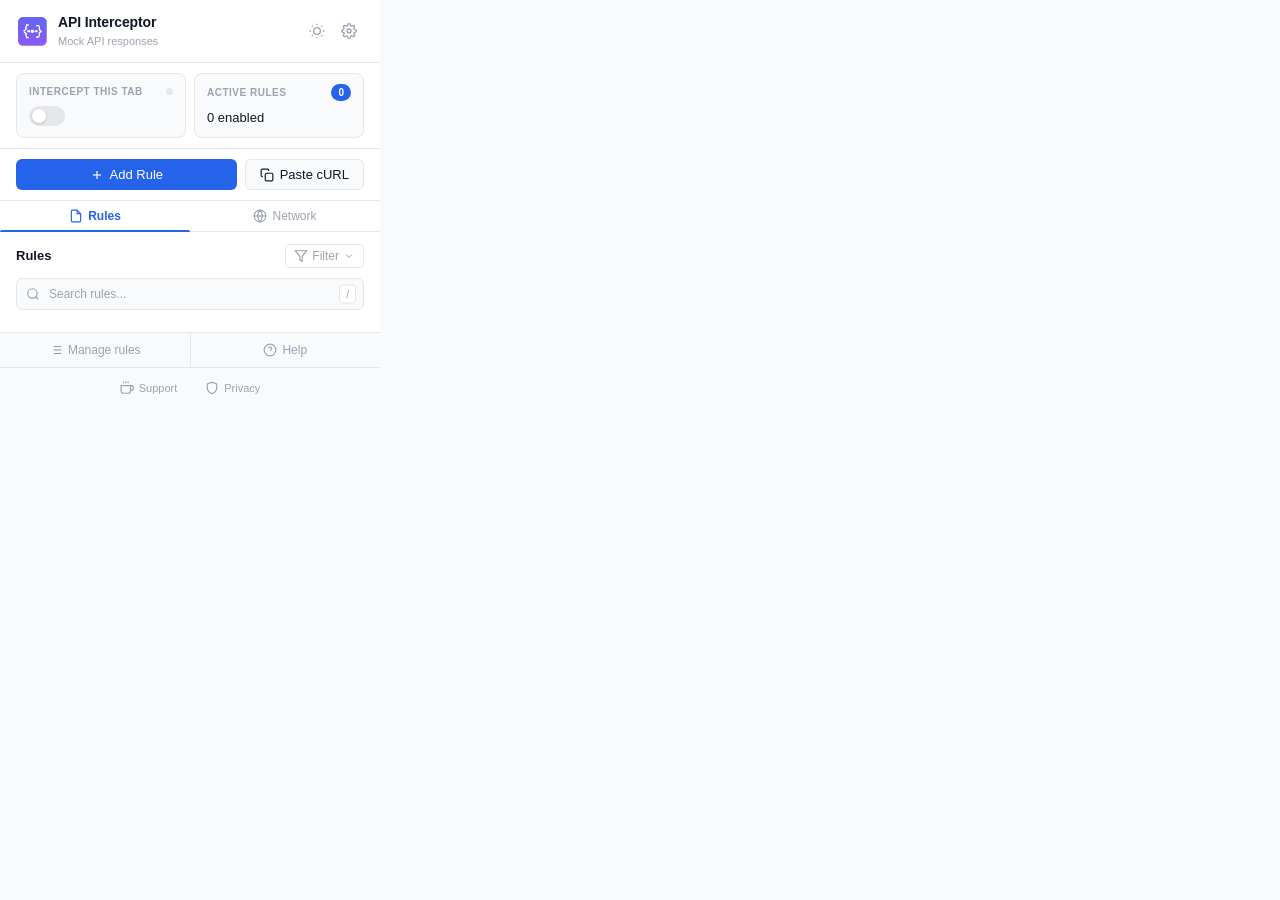
<file: popup/popup.html>
<!DOCTYPE html>
<html>
<head>
  <meta charset="UTF-8">
  <meta name="viewport" content="width=device-width, initial-scale=1.0">
  <title>API Response Interceptor</title>
  <link rel="stylesheet" href="popup.css">
</head>
<body>
  <div class="container">
    <header>
      <div class="header-content">
        <div class="header-left">
          <div class="logo-icon">
            <img src="../icons/icon48.png" alt="API Interceptor" width="28" height="28" style="border-radius: 4px;">
          </div>
          <div>
            <h1>API Interceptor</h1>
            <div class="subtitle" id="headerSubtitle">Mock API responses</div>
          </div>
        </div>
        <div class="header-actions">
          <button id="themeToggle" class="icon-btn" title="Toggle dark mode">
            <svg width="16" height="16" viewBox="0 0 24 24" fill="none" stroke="currentColor" stroke-width="2">
              <circle cx="12" cy="12" r="5"/>
              <path d="M12 1v2M12 21v2M4.22 4.22l1.42 1.42M18.36 18.36l1.42 1.42M1 12h2M21 12h2M4.22 19.78l1.42-1.42M18.36 5.64l1.42-1.42"/>
            </svg>
          </button>
          <button id="openOptions" class="icon-btn" title="Settings">
            <svg width="16" height="16" viewBox="0 0 24 24" fill="none" stroke="currentColor" stroke-width="2">
              <circle cx="12" cy="12" r="3"/>
              <path d="M19.4 15a1.65 1.65 0 0 0 .33 1.82l.06.06a2 2 0 0 1 0 2.83 2 2 0 0 1-2.83 0l-.06-.06a1.65 1.65 0 0 0-1.82-.33 1.65 1.65 0 0 0-1 1.51V21a2 2 0 0 1-2 2 2 2 0 0 1-2-2v-.09A1.65 1.65 0 0 0 9 19.4a1.65 1.65 0 0 0-1.82.33l-.06.06a2 2 0 0 1-2.83 0 2 2 0 0 1 0-2.83l.06-.06a1.65 1.65 0 0 0 .33-1.82 1.65 1.65 0 0 0-1.51-1H3a2 2 0 0 1-2-2 2 2 0 0 1 2-2h.09A1.65 1.65 0 0 0 4.6 9a1.65 1.65 0 0 0-.33-1.82l-.06-.06a2 2 0 0 1 0-2.83 2 2 0 0 1 2.83 0l.06.06a1.65 1.65 0 0 0 1.82.33H9a1.65 1.65 0 0 0 1-1.51V3a2 2 0 0 1 2-2 2 2 0 0 1 2 2v.09a1.65 1.65 0 0 0 1 1.51 1.65 1.65 0 0 0 1.82-.33l.06-.06a2 2 0 0 1 2.83 0 2 2 0 0 1 0 2.83l-.06.06a1.65 1.65 0 0 0-.33 1.82V9a1.65 1.65 0 0 0 1.51 1H21a2 2 0 0 1 2 2 2 2 0 0 1-2 2h-.09a1.65 1.65 0 0 0-1.51 1z"/>
            </svg>
          </button>
        </div>
      </div>
    </header>

    <section class="status-section">
      <div class="status-grid">
        <div class="status-card">
          <div class="status-card-header">
            <span class="status-card-label" title="Attaches Chrome's debugger to the current tab so matching requests are mocked">Intercept this tab</span>
            <div id="tabInterceptIndicator" class="status-indicator"></div>
          </div>
          <div class="status-card-value status-card-value-row">
            <div class="toggle-switch">
              <input type="checkbox" id="tabInterceptToggle" class="toggle-input" title="Toggle interception (Alt+Shift+I)">
              <label for="tabInterceptToggle" class="toggle-label"></label>
            </div>
            <span id="tabInterceptHost" class="status-card-host"></span>
          </div>
          <div id="tabInterceptHint" class="status-card-hint" style="display:none"></div>
        </div>
        <div class="status-card">
          <div class="status-card-header">
            <span class="status-card-label">Active Rules</span>
            <span id="rulesCount" class="badge">0</span>
          </div>
          <div class="status-card-value" id="enabledRulesText">0 enabled</div>
        </div>
      </div>
      <div id="hintBanner" class="hint-banner" style="display: none;"></div>
    </section>

    <section class="quick-actions">
      <button id="addRuleBtn" class="btn btn-primary" title="Add new rule">
        <svg width="14" height="14" viewBox="0 0 24 24" fill="none" stroke="currentColor" stroke-width="2">
          <line x1="12" y1="5" x2="12" y2="19"/>
          <line x1="5" y1="12" x2="19" y2="12"/>
        </svg>
        <span>Add Rule</span>
      </button>
      <button id="pasteCurlBtn" class="btn btn-secondary" title="Paste a cURL command or a URL">
        <svg width="14" height="14" viewBox="0 0 24 24" fill="none" stroke="currentColor" stroke-width="2">
          <rect x="9" y="9" width="13" height="13" rx="2" ry="2"/>
          <path d="M5 15H4a2 2 0 0 1-2-2V4a2 2 0 0 1 2-2h9a2 2 0 0 1 2 2v1"/>
        </svg>
        <span>Paste cURL</span>
      </button>
    </section>

    <section class="view-tabs">
      <button id="rulesTabBtn" class="view-tab active">
        <svg width="14" height="14" viewBox="0 0 24 24" fill="none" stroke="currentColor" stroke-width="2">
          <path d="M14 2H6a2 2 0 0 0-2 2v16a2 2 0 0 0 2 2h12a2 2 0 0 0 2-2V8z"/>
          <polyline points="14 2 14 8 20 8"/>
        </svg>
        Rules
      </button>
      <button id="networkTabBtn" class="view-tab">
        <svg width="14" height="14" viewBox="0 0 24 24" fill="none" stroke="currentColor" stroke-width="2">
          <circle cx="12" cy="12" r="10"/>
          <line x1="2" y1="12" x2="22" y2="12"/>
          <path d="M12 2a15.3 15.3 0 0 1 4 10 15.3 15.3 0 0 1-4 10 15.3 15.3 0 0 1-4-10 15.3 15.3 0 0 1 4-10z"/>
        </svg>
        Network
        <span id="networkLogsCount" class="badge small" style="display: none;">0</span>
      </button>
    </section>

    <section class="rules-section">
      <div class="section-header">
        <div class="section-title">
          <h2>Rules</h2>
        </div>
        <button id="filterToggleBtn" class="filter-toggle">
          <svg width="14" height="14" viewBox="0 0 24 24" fill="none" stroke="currentColor" stroke-width="2">
            <polygon points="22 3 2 3 10 12.46 10 19 14 21 14 12.46 22 3"/>
          </svg>
          <span>Filter</span>
          <svg class="arrow" width="12" height="12" viewBox="0 0 24 24" fill="none" stroke="currentColor" stroke-width="2">
            <polyline points="6 9 12 15 18 9"/>
          </svg>
        </button>
      </div>

      <div class="search-container">
        <svg class="search-icon" width="14" height="14" viewBox="0 0 24 24" fill="none" stroke="currentColor" stroke-width="2">
          <circle cx="11" cy="11" r="8"/>
          <line x1="21" y1="21" x2="16.65" y2="16.65"/>
        </svg>
        <input type="text" id="searchInput" class="search-input" placeholder="Search rules...">
        <kbd class="search-kbd">/</kbd>
      </div>

      <div id="filterOptions" class="filter-options" style="display: none;">
        <div class="filter-row">
          <select id="popupSortBy" class="filter-select">
            <option value="modified">Last Modified</option>
            <option value="created">Date Created</option>
            <option value="name">Name</option>
          </select>
          <select id="popupSortOrder" class="filter-select">
            <option value="desc">Newest</option>
            <option value="asc">Oldest</option>
          </select>
        </div>
        <div class="filter-row">
          <label class="filter-checkbox">
            <input type="checkbox" id="popupEnabledRulesFirst" checked>
            <span>Enabled rules first</span>
          </label>
        </div>
      </div>

      <div id="recentlyFiredSection" class="recently-fired-section" style="display:none">
        <button class="recently-fired-toggle" id="recentlyFiredToggle">
          <span class="recently-fired-label">Recently Fired</span>
          <svg class="arrow" width="12" height="12" viewBox="0 0 24 24" fill="none" stroke="currentColor" stroke-width="2">
            <polyline points="6 9 12 15 18 9"/>
          </svg>
        </button>
        <div id="recentlyFiredList" class="recently-fired-list"></div>
      </div>

      <div id="rulesList" class="rules-list">
        <!-- Rules will be populated here -->
      </div>

      <div id="emptyState" class="empty-state" style="display: none;">
        <div class="empty-icon">
          <svg width="48" height="48" viewBox="0 0 24 24" fill="none" stroke="currentColor" stroke-width="1.5" opacity="0.5">
            <path d="M14 2H6a2 2 0 0 0-2 2v16a2 2 0 0 0 2 2h12a2 2 0 0 0 2-2V8z"/>
            <polyline points="14 2 14 8 20 8"/>
            <line x1="12" y1="18" x2="12" y2="12"/>
            <line x1="9" y1="15" x2="15" y2="15"/>
          </svg>
        </div>
        <h3>No Rules Yet</h3>
        <p>The quickest way in: turn on <strong>Intercept this tab</strong>, reload the page, then hit <strong>+ Rule</strong> on any request in the Network tab — the mock is prefilled with the real response.</p>
        <div class="empty-actions">
          <button id="emptyRecordBtn" class="btn btn-primary">Record requests</button>
          <button id="emptyPasteCurlBtn" class="btn btn-secondary">Paste cURL</button>
        </div>
        <button id="emptyAddRuleBtn" class="empty-link">Or write one by hand</button>
      </div>

      <div id="noSearchResults" class="empty-state" style="display: none;">
        <div class="empty-icon">
          <svg width="48" height="48" viewBox="0 0 24 24" fill="none" stroke="currentColor" stroke-width="1.5" opacity="0.5">
            <circle cx="11" cy="11" r="8"/>
            <line x1="21" y1="21" x2="16.65" y2="16.65"/>
          </svg>
        </div>
        <h3>No Results</h3>
        <p>No rules match your search</p>
      </div>
    </section>

    <section id="networkSection" class="network-section" style="display: none;">
      <div class="section-header">
        <div class="section-title">
          <h2>Network Requests</h2>
        </div>
        <div class="network-header-actions">
          <button id="toggleNetworkLogging" class="btn-ghost logging-active" title="Stop logging">
            <svg class="icon-record" width="14" height="14" viewBox="0 0 24 24" fill="currentColor" stroke="none">
              <circle cx="12" cy="12" r="6"/>
            </svg>
            <svg class="icon-paused" width="14" height="14" viewBox="0 0 24 24" fill="none" stroke="currentColor" stroke-width="2" style="display: none;">
              <rect x="6" y="4" width="4" height="16"/>
              <rect x="14" y="4" width="4" height="16"/>
            </svg>
            <span id="toggleLoggingText">Recording</span>
          </button>
          <button id="clearNetworkLogs" class="btn-ghost" title="Clear logs">
            <svg width="14" height="14" viewBox="0 0 24 24" fill="none" stroke="currentColor" stroke-width="2">
              <polyline points="3 6 5 6 21 6"/>
              <path d="M19 6v14a2 2 0 0 1-2 2H7a2 2 0 0 1-2-2V6m3 0V4a2 2 0 0 1 2-2h4a2 2 0 0 1 2 2v2"/>
            </svg>
            Clear
          </button>
        </div>
      </div>

      <div class="network-search-container">
        <svg class="search-icon" width="14" height="14" viewBox="0 0 24 24" fill="none" stroke="currentColor" stroke-width="2">
          <circle cx="11" cy="11" r="8"/>
          <line x1="21" y1="21" x2="16.65" y2="16.65"/>
        </svg>
        <input type="text" id="networkSearchInput" class="search-input" placeholder="Filter by URL or method...">
        <kbd class="search-kbd">/</kbd>
      </div>

      <div class="network-filter-chips" id="networkFilterChips">
        <div class="nfc-group" data-filter="method">
          <button type="button" class="nfc-chip active" data-method="">All</button>
          <button type="button" class="nfc-chip" data-method="GET">GET</button>
          <button type="button" class="nfc-chip" data-method="POST">POST</button>
          <button type="button" class="nfc-chip" data-method="PUT">PUT</button>
          <button type="button" class="nfc-chip" data-method="DELETE">DEL</button>
          <button type="button" class="nfc-chip" data-method="PATCH">PATCH</button>
        </div>
        <div class="nfc-group" data-filter="status">
          <button type="button" class="nfc-chip active" data-status="">Any</button>
          <button type="button" class="nfc-chip" data-status="2xx">2xx</button>
          <button type="button" class="nfc-chip" data-status="3xx">3xx</button>
          <button type="button" class="nfc-chip" data-status="4xx">4xx</button>
          <button type="button" class="nfc-chip" data-status="5xx">5xx</button>
        </div>
      </div>

      <!-- Bulk selection bar (shown by network.js only when rows are ticked) -->
      <div id="networkBulkBar" class="nlb-bar" style="display: none;"></div>

      <div id="networkLogsList" class="network-logs-list">
        <!-- Network logs will be populated here -->
      </div>

      <div id="networkEmptyState" class="empty-state">
        <div class="empty-icon">
          <svg width="48" height="48" viewBox="0 0 24 24" fill="none" stroke="currentColor" stroke-width="1.5" opacity="0.5">
            <circle cx="12" cy="12" r="10"/>
            <line x1="2" y1="12" x2="22" y2="12"/>
            <path d="M12 2a15.3 15.3 0 0 1 4 10 15.3 15.3 0 0 1-4 10 15.3 15.3 0 0 1-4-10 15.3 15.3 0 0 1 4-10z"/>
          </svg>
        </div>
        <h3>No Network Requests</h3>
        <p>Turn on “Intercept this tab” to start capturing network requests</p>
        <div class="empty-actions" id="networkEmptyActions"></div>
      </div>
    </section>

    <!-- Create Rule Modal -->
    <div id="createRuleModal" class="modal" style="display: none;">
      <div class="modal-overlay"></div>
      <div class="modal-content">
        <div class="modal-header">
          <h3 id="createRuleModalTitle">Create Rule from Request</h3>
          <button id="closeModal" class="btn-icon">
            <svg width="16" height="16" viewBox="0 0 24 24" fill="none" stroke="currentColor" stroke-width="2">
              <line x1="18" y1="6" x2="6" y2="18"/>
              <line x1="6" y1="6" x2="18" y2="18"/>
            </svg>
          </button>
        </div>
        <div class="modal-body">
          <div class="form-group">
            <label>Rule Name</label>
            <input type="text" id="modalRuleName" class="form-control" placeholder="Enter rule name">
          </div>
          <div class="form-group">
            <label>URL Pattern</label>
            <input type="text" id="modalUrlPattern" class="form-control" placeholder="URL pattern">
            <div class="form-hint">Use * for wildcard matching</div>
          </div>
          <div class="form-group">
            <label>Method</label>
            <div id="modalMethods" class="method-checkboxes">
              <label class="checkbox-label"><input type="checkbox" value="GET"> GET</label>
              <label class="checkbox-label"><input type="checkbox" value="POST"> POST</label>
              <label class="checkbox-label"><input type="checkbox" value="PUT"> PUT</label>
              <label class="checkbox-label"><input type="checkbox" value="DELETE"> DELETE</label>
              <label class="checkbox-label"><input type="checkbox" value="PATCH"> PATCH</label>
            </div>
          </div>
          <div class="form-group">
            <label for="modalContentType">Response Type</label>
            <select id="modalContentType" class="form-control">
              <option value="application/json">JSON</option>
              <option value="text/html">HTML</option>
              <option value="text/plain">Plain Text</option>
              <option value="application/xml">XML</option>
              <option value="text/csv">CSV</option>
              <option value="application/javascript">JavaScript</option>
              <option value="image/svg+xml">SVG</option>
            </select>
          </div>
          <div class="form-group">
            <label id="modalBodyLabel" for="modalResponseBody">Response Body</label>
            <textarea id="modalResponseBody" class="json-editor" rows="5" placeholder='{"key": "value"}'></textarea>
          </div>
          <div class="form-group">
            <label>Status Code (optional)</label>
            <input type="number" id="modalStatusCode" class="form-control" placeholder="200" min="100" max="599">
          </div>
        </div>
        <div class="modal-footer">
          <button id="openInFullEditor" class="btn btn-secondary btn-footer-link" title="Open this draft in the full rule editor">Full editor</button>
          <button id="cancelCreateRule" class="btn btn-secondary">Cancel</button>
          <button id="confirmCreateRule" class="btn btn-primary">Create Rule</button>
        </div>
      </div>
    </div>

    <!-- Bulk Create Rules Modal (2+ requests selected in the network list) -->
    <div id="bulkCreateRuleModal" class="modal" style="display: none;">
      <div class="modal-overlay"></div>
      <div class="modal-content">
        <div class="modal-header">
          <h3 id="bulkModalTitle">Create Rules from Requests</h3>
          <button id="closeBulkModal" class="btn-icon">
            <svg width="16" height="16" viewBox="0 0 24 24" fill="none" stroke="currentColor" stroke-width="2">
              <line x1="18" y1="6" x2="6" y2="18"/>
              <line x1="6" y1="6" x2="18" y2="18"/>
            </svg>
          </button>
        </div>
        <div class="modal-body">
          <div class="form-group">
            <label for="bulkGroupSelect">Add to group</label>
            <select id="bulkGroupSelect" class="form-control">
              <option value="">No group</option>
            </select>
          </div>
          <div id="bulkRuleRows" class="crm-rows"></div>
        </div>
        <div class="modal-footer">
          <button id="cancelBulkCreate" class="btn btn-secondary">Cancel</button>
          <button id="confirmBulkCreate" class="btn btn-primary">Create Rules</button>
        </div>
      </div>
    </div>

    <!-- Paste cURL / URL Modal -->
    <div id="pasteCurlModal" class="modal" style="display: none;">
      <div class="modal-overlay"></div>
      <div class="modal-content">
        <div class="modal-header">
          <h3>Paste cURL or URL</h3>
          <button id="closePasteCurlModal" class="btn-icon">
            <svg width="16" height="16" viewBox="0 0 24 24" fill="none" stroke="currentColor" stroke-width="2">
              <line x1="18" y1="6" x2="6" y2="18"/>
              <line x1="6" y1="6" x2="18" y2="18"/>
            </svg>
          </button>
        </div>
        <div class="modal-body">
          <div class="form-group">
            <textarea id="pasteCurlInput" class="pcm-textarea" rows="7" spellcheck="false"
              placeholder="curl 'https://api.example.com/users' \
  -H 'accept: application/json'"></textarea>
            <div class="pcm-hint">
              In DevTools &rarr; Network, right-click a request &rarr; <strong>Copy</strong> &rarr; <strong>Copy as cURL</strong>.
              Or just paste a URL.
            </div>
          </div>
        </div>
        <div class="modal-footer">
          <button id="cancelPasteCurl" class="btn btn-secondary">Cancel</button>
          <button id="confirmPasteCurl" class="btn btn-primary">Continue</button>
        </div>
      </div>
    </div>

    <section class="actions-section">
      <!-- Each of these leads somewhere different: the header gear goes to
           Settings, this goes to the rules library, Help goes to the docs. -->
      <div class="footer-actions">
        <button id="viewAllRulesBtn" class="footer-btn" title="Open the full rules library — groups, priorities, import/export">
          <svg width="14" height="14" viewBox="0 0 24 24" fill="none" stroke="currentColor" stroke-width="2">
            <line x1="8" y1="6" x2="21" y2="6"/>
            <line x1="8" y1="12" x2="21" y2="12"/>
            <line x1="8" y1="18" x2="21" y2="18"/>
            <line x1="3" y1="6" x2="3.01" y2="6"/>
            <line x1="3" y1="12" x2="3.01" y2="12"/>
            <line x1="3" y1="18" x2="3.01" y2="18"/>
          </svg>
          Manage rules
        </button>
        <button id="openHelpBtn" class="footer-btn" title="How rules and interception work">
          <svg width="14" height="14" viewBox="0 0 24 24" fill="none" stroke="currentColor" stroke-width="2">
            <circle cx="12" cy="12" r="10"/>
            <path d="M9.09 9a3 3 0 0 1 5.83 1c0 2-3 3-3 3"/>
            <line x1="12" y1="17" x2="12.01" y2="17"/>
          </svg>
          Help
        </button>
      </div>
      <div class="footer-links">
        <a href="https://buymeacoffee.com/MustafaOmran" target="_blank" class="support-footer">
          <svg width="14" height="14" viewBox="0 0 24 24" fill="none" stroke="currentColor" stroke-width="2">
            <path d="M18 8h1a4 4 0 0 1 0 8h-1"/>
            <path d="M2 8h16v9a4 4 0 0 1-4 4H6a4 4 0 0 1-4-4V8z"/>
            <line x1="6" y1="1" x2="6" y2="4"/>
            <line x1="10" y1="1" x2="10" y2="4"/>
            <line x1="14" y1="1" x2="14" y2="4"/>
          </svg>
          Support
        </a>
        <a href="../privacy-policy.html" target="_blank" class="privacy-link">
          <svg width="14" height="14" viewBox="0 0 24 24" fill="none" stroke="currentColor" stroke-width="2">
            <path d="M12 22s8-4 8-10V5l-8-3-8 3v7c0 6 8 10 8 10z"/>
          </svg>
          Privacy
        </a>
      </div>
    </section>
  </div>

  <div id="toast" class="toast"></div>

  <script type="module" src="popup.js"></script>
</body>
</html>
</file>
<file: options/options.css>
/* ================================================================
   API Interceptor — Options  (Clean & Minimal, blue accent)
   ================================================================ */

/* 1 · Design tokens ──────────────────────────────────────────── */
:root {
  --primary: #2563eb;
  --primary-dark: #1d4ed8;
  --primary-light: #3b82f6;
  --primary-subtle: #eff6ff;
  --primary-ring: rgba(37, 99, 235, 0.18);

  --success: #059669;
  --danger: #dc2626;
  --warning: #d97706;

  --bg-primary: #ffffff;
  --bg-secondary: #f9fafb;
  --bg-tertiary: #f3f4f6;

  --text-primary: #111827;
  --text-secondary: #6b7280;
  --text-muted: #9ca3af;

  --border-color: #e5e7eb;
  --border-soft: rgba(0, 0, 0, 0.06);
  --border-strong: rgba(0, 0, 0, 0.12);

  --radius-xs: 4px;
  --radius-sm: 6px;
  --radius: 8px;
  --radius-lg: 12px;

  --shadow-sm: 0 1px 2px rgba(0, 0, 0, 0.05);
  --shadow: 0 1px 3px rgba(0, 0, 0, 0.1), 0 1px 2px rgba(0, 0, 0, 0.06);
  --shadow-md: 0 4px 6px rgba(0, 0, 0, 0.07), 0 2px 4px rgba(0, 0, 0, 0.05);
  --shadow-lg: 0 10px 15px rgba(0, 0, 0, 0.07), 0 4px 6px rgba(0, 0, 0, 0.04);

  /* sidebar no longer uses a gradient — white with border */
  --sidebar-bg: var(--bg-primary);

  --t-fast: 150ms ease;
  --t-normal: 200ms ease;
  --t-slow: 300ms ease;

  /* legacy aliases */
  --secondary: var(--primary);
  --accent: var(--warning);
  --border-radius: var(--radius);
  --border-radius-sm: var(--radius-sm);
  --border-radius-lg: var(--radius-lg);
  --transition-fast: var(--t-fast);
  --transition-normal: var(--t-normal);
  --transition-slow: var(--t-slow);
  --bg-surface: var(--bg-primary);
  --bg-surface-alt: var(--bg-secondary);
  --text-sub: var(--text-secondary);
  --text-dim: var(--text-muted);
  --accent-soft: var(--primary-subtle);
  --row-hover: rgba(0, 0, 0, 0.025);
  --color-ok: var(--success);
  --color-warn: var(--warning);
  --color-error: var(--danger);
  --color-info: var(--primary);
}

[data-theme="dark"] {
  --primary: #3b82f6;
  --primary-dark: #2563eb;
  --primary-light: #60a5fa;
  --primary-subtle: rgba(59, 130, 246, 0.12);
  --primary-ring: rgba(59, 130, 246, 0.22);

  --success: #34d399;
  --danger: #f87171;
  --warning: #fbbf24;

  --bg-primary: #0f172a;
  --bg-secondary: #1e293b;
  --bg-tertiary: #334155;

  --text-primary: #f1f5f9;
  --text-secondary: #94a3b8;
  --text-muted: #64748b;

  --border-color: #334155;
  --border-soft: rgba(255, 255, 255, 0.06);
  --border-strong: rgba(255, 255, 255, 0.1);

  --sidebar-bg: var(--bg-primary);

  --row-hover: rgba(255, 255, 255, 0.03);
  --accent-soft: rgba(59, 130, 246, 0.12);
  --bg-surface: var(--bg-primary);
  --bg-surface-alt: var(--bg-secondary);
  --text-sub: var(--text-secondary);
  --text-dim: var(--text-muted);
}

/* 2 · Reset ──────────────────────────────────────────────────── */
*,
*::before,
*::after {
  margin: 0;
  padding: 0;
  box-sizing: border-box;
}

body {
  font-family:
    -apple-system, BlinkMacSystemFont, "Inter", "Segoe UI", sans-serif;
  font-size: 14px;
  line-height: 1.6;
  background: var(--bg-secondary);
  color: var(--text-primary);
}

.container {
  display: flex;
  min-height: 100vh;
}

/* 3 · Sidebar ────────────────────────────────────────────────── */
.sidebar {
  width: 240px;
  background: var(--bg-primary);
  border-right: 1px solid var(--border-color);
  padding: 0;
  position: fixed;
  height: 100vh;
  overflow-y: auto;
  display: flex;
  flex-direction: column;
  z-index: 100;
}

.logo {
  padding: 20px 20px 16px;
  border-bottom: 1px solid var(--border-color);
}

.logo h1 {
  font-size: 15px;
  font-weight: 600;
  display: flex;
  align-items: center;
  gap: 10px;
  color: var(--text-primary);
  letter-spacing: -0.01em;
}

.nav {
  margin-top: 8px;
  padding: 0 8px;
  flex: 1;
}

.nav-item {
  display: flex;
  align-items: center;
  padding: 9px 12px;
  color: var(--text-secondary);
  text-decoration: none;
  transition:
    background var(--t-fast),
    color var(--t-fast);
  border-radius: var(--radius-sm);
  margin-bottom: 2px;
  font-size: 13px;
  font-weight: 500;
  position: relative;
}

.nav-item:hover {
  background: var(--bg-secondary);
  color: var(--text-primary);
}

.nav-item.active {
  background: var(--primary-subtle);
  color: var(--primary);
  font-weight: 600;
}

.nav-item.active::before {
  content: "";
  position: absolute;
  left: 0;
  top: 4px;
  bottom: 4px;
  width: 3px;
  background: var(--primary);
  border-radius: 0 3px 3px 0;
}

.nav-item span {
  display: flex;
  align-items: center;
  gap: 9px;
}

/* Theme toggle in sidebar */
.theme-toggle-wrapper {
  padding: 12px 16px;
  border-top: 1px solid var(--border-color);
}

.theme-toggle-btn {
  display: flex;
  align-items: center;
  justify-content: center;
  gap: 8px;
  width: 100%;
  padding: 9px 12px;
  background: var(--bg-secondary);
  border: 1px solid var(--border-color);
  border-radius: var(--radius-sm);
  color: var(--text-secondary);
  font-size: 13px;
  font-weight: 500;
  cursor: pointer;
  transition: all var(--t-fast);
  font-family: inherit;
}

.theme-toggle-btn:hover {
  background: var(--bg-tertiary);
  border-color: var(--primary);
  color: var(--primary);
}

/* Sidebar footer */
.sidebar-footer {
  padding: 16px;
  border-top: 1px solid var(--border-color);
}

.footer-title {
  font-size: 10px;
  font-weight: 700;
  color: var(--text-muted);
  text-transform: uppercase;
  letter-spacing: 0.06em;
  margin-bottom: 10px;
}

.developer-info {
  margin-bottom: 14px;
}

.developer-link {
  display: flex;
  flex-direction: column;
  align-items: center;
  gap: 3px;
  padding: 10px;
  background: var(--bg-secondary);
  border: 1px solid var(--border-color);
  border-radius: var(--radius-sm);
  text-decoration: none;
  color: var(--text-primary);
  transition: all var(--t-fast);
}

.developer-link:hover {
  background: var(--primary-subtle);
  border-color: var(--primary);
  color: var(--primary);
}

.developer-name {
  font-size: 13px;
  font-weight: 600;
}
.developer-subtitle {
  font-size: 11px;
  color: var(--text-muted);
}

.footer-divider {
  height: 1px;
  background: var(--border-color);
  margin: 12px 0;
}

.support-links {
  display: flex;
  flex-direction: column;
  gap: 6px;
}

.support-link {
  display: flex;
  flex-direction: column;
  align-items: center;
  gap: 6px;
  padding: 10px;
  background: var(--bg-secondary);
  border: 1px solid var(--border-color);
  border-radius: var(--radius-sm);
  text-decoration: none;
  color: var(--text-secondary);
  transition: all var(--t-fast);
}

.support-link:hover {
  background: var(--primary-subtle);
  border-color: var(--primary);
  color: var(--primary);
}

.support-icon {
  width: 72px;
  height: auto;
  border-radius: 4px;
}
.support-link span {
  font-size: 11px;
  font-weight: 500;
  color: var(--text-secondary);
}

/* 4 · Main Content ───────────────────────────────────────────── */
.main-content {
  flex: 1;
  margin-left: 240px;
  padding: 28px 36px;
  background: var(--bg-secondary);
  min-height: 100vh;
}

.header {
  display: flex;
  justify-content: space-between;
  align-items: center;
  margin-bottom: 24px;
}

.header h2 {
  font-size: 22px;
  font-weight: 700;
  color: var(--text-primary);
  letter-spacing: -0.02em;
}

.header-actions {
  display: flex;
  gap: 10px;
}

/* 5 · Tab Content ────────────────────────────────────────────── */
.tab-content {
  display: none;
  animation: fadeIn 250ms ease;
}

.tab-content.active {
  display: block;
}

@keyframes fadeIn {
  from {
    opacity: 0;
    transform: translateY(6px);
  }
  to {
    opacity: 1;
    transform: translateY(0);
  }
}

/* 6 · Buttons ────────────────────────────────────────────────── */
.btn {
  padding: 8px 16px;
  border: none;
  border-radius: var(--radius-sm);
  font-size: 13px;
  font-weight: 500;
  cursor: pointer;
  transition:
    background var(--t-fast),
    border-color var(--t-fast),
    color var(--t-fast);
  font-family: inherit;
  display: inline-flex;
  align-items: center;
  justify-content: center;
  gap: 7px;
}

.btn-primary {
  background: var(--primary);
  color: #fff;
}

.btn-primary:hover {
  background: var(--primary-dark);
}

.btn-secondary {
  background: var(--bg-tertiary);
  color: var(--text-primary);
  border: 1px solid var(--border-color);
}

.btn-secondary:hover {
  background: var(--bg-secondary);
  border-color: var(--primary);
  color: var(--primary);
}

.btn-danger {
  background: var(--danger);
  color: #fff;
}
.btn-danger:hover {
  background: #b91c1c;
}

.btn-small {
  padding: 5px 10px;
  font-size: 12px;
}

/* 7 · Cards ──────────────────────────────────────────────────── */
.card {
  background: var(--bg-primary);
  padding: 20px 24px;
  border-radius: var(--radius);
  border: 1px solid var(--border-color);
  margin-bottom: 16px;
}

.card h3 {
  font-size: 15px;
  font-weight: 600;
  margin-bottom: 6px;
  color: var(--text-primary);
}
.card p {
  font-size: 13px;
  color: var(--text-secondary);
  margin-bottom: 14px;
  line-height: 1.6;
}

.card.danger {
  border: 2px solid var(--danger);
  background: rgba(220, 38, 38, 0.04);
}

/* 8 · KPI Strip ─────────────────────────────────────────────── */
.kpi-strip {
  display: grid;
  grid-template-columns: repeat(4, 1fr);
  background: var(--bg-primary);
  border: 1px solid var(--border-color);
  border-radius: var(--radius);
  margin-bottom: 20px;
  overflow: hidden;
}

.kpi-item {
  display: flex;
  flex-direction: column;
  gap: 4px;
  padding: 14px 20px;
  border-left: 1px solid var(--border-color);
}

.kpi-item:first-child {
  border-left: none;
}

.kpi-label {
  font-size: 10px;
  font-weight: 700;
  text-transform: uppercase;
  letter-spacing: 0.06em;
  color: var(--text-muted);
}

.kpi-value {
  font-size: 22px;
  font-weight: 700;
  color: var(--text-primary);
  letter-spacing: -0.03em;
  line-height: 1.1;
}

.kpi-value.kpi-ok {
  color: var(--success);
}
.kpi-value.kpi-accent {
  color: var(--primary);
}

/* 8b · Interception status strip ──────────────────────────────── */
.intercept-strip {
  display: flex;
  align-items: center;
  justify-content: space-between;
  gap: 16px;
  padding: 12px 16px;
  margin-bottom: 16px;
  background: var(--bg-primary);
  border: 1px solid var(--border-color);
  border-left-width: 3px;
  border-radius: var(--radius);
}
.intercept-strip.intercept-ok {
  border-left-color: var(--success);
}
.intercept-strip.intercept-warn {
  border-left-color: var(--warning);
}

.intercept-strip-main {
  display: flex;
  align-items: center;
  gap: 12px;
  min-width: 0;
}

.intercept-dot {
  width: 10px;
  height: 10px;
  border-radius: 50%;
  flex-shrink: 0;
  background: var(--text-muted);
}
.intercept-dot.ok {
  background: var(--success);
  box-shadow: 0 0 0 3px rgba(34, 197, 94, 0.18);
}
.intercept-dot.warn {
  background: var(--warning);
  box-shadow: 0 0 0 3px rgba(245, 158, 11, 0.18);
}
.intercept-dot.paused {
  background: var(--text-muted);
}

.intercept-strip-text {
  display: flex;
  flex-direction: column;
  gap: 2px;
  min-width: 0;
}
.intercept-title {
  font-size: 13px;
  font-weight: 600;
  color: var(--text-primary);
}
.intercept-hint {
  font-size: 12px;
  color: var(--text-secondary);
}

.intercept-strip-actions {
  display: flex;
  align-items: center;
  gap: 8px;
  flex-shrink: 0;
}
.intercept-toggle-label {
  font-size: 10px;
  font-weight: 700;
  text-transform: uppercase;
  letter-spacing: 0.06em;
  color: var(--text-muted);
}

/* 8c · First-run onboarding callout ───────────────────────────── */
.onboarding-callout {
  position: relative;
  padding: 16px 18px;
  margin-bottom: 16px;
  background: var(--primary-subtle);
  border: 1px solid var(--primary);
  border-radius: var(--radius);
}
.onboarding-title {
  font-size: 14px;
  font-weight: 700;
  color: var(--text-primary);
  margin-bottom: 8px;
}
.onboarding-steps {
  margin: 0 0 12px;
  padding-left: 20px;
  display: flex;
  flex-direction: column;
  gap: 6px;
}
.onboarding-steps li {
  font-size: 13px;
  color: var(--text-secondary);
  line-height: 1.5;
}
.onboarding-steps strong {
  color: var(--text-primary);
}
.onboarding-dismiss {
  position: absolute;
  top: 10px;
  right: 12px;
  background: none;
  border: none;
  cursor: pointer;
  font-size: 20px;
  line-height: 1;
  color: var(--text-muted);
}
.onboarding-dismiss:hover {
  color: var(--text-primary);
}

/* 8d · Per-rule activity chip (options rules table) ───────────── */
.rule-activity-chip {
  display: inline-flex;
  align-items: center;
  gap: 4px;
  margin-top: 2px;
  font-size: 10px;
  font-weight: 600;
  color: var(--success);
  white-space: nowrap;
}
.rule-activity-chip .rule-activity-count {
  font-variant-numeric: tabular-nums;
}
.rule-activity-chip .rule-activity-time {
  color: var(--text-muted);
  font-weight: 500;
}

/* 9 · Options Search ─────────────────────────────────────────── */
.options-toolbar {
  background: var(--bg-primary);
  border: 1px solid var(--border-color);
  border-radius: var(--radius);
  padding: 12px 16px;
  margin-bottom: 16px;
}

.options-search-container {
  position: relative;
  display: flex;
  align-items: center;
  margin-bottom: 14px;
}

.options-search-input {
  flex: 1;
  padding: 8px 34px 8px 34px;
  border: 1px solid var(--border-color);
  border-radius: var(--radius-sm);
  font-size: 13px;
  background: var(--bg-primary);
  color: var(--text-primary);
  font-family: inherit;
  transition:
    border-color var(--t-fast),
    box-shadow var(--t-fast);
}

.options-search-input:focus {
  outline: none;
  border-color: var(--primary);
  box-shadow: 0 0 0 3px var(--primary-ring);
}

.options-search-container .search-icon {
  position: absolute;
  left: 11px;
  color: var(--text-muted);
  pointer-events: none;
}

.options-search-clear {
  position: absolute;
  right: 9px;
  background: none;
  border: none;
  color: var(--text-muted);
  cursor: pointer;
  padding: 4px;
  border-radius: 4px;
  display: inline-flex;
  align-items: center;
  justify-content: center;
}

.options-search-clear:hover {
  color: var(--text-primary);
  background: var(--bg-tertiary);
}

/* 10 · Grouped Rules Container ───────────────────────────────── */
.grouped-rules-container {
  display: flex;
  flex-direction: column;
  gap: 0;
}

.options-group-container {
  background: var(--bg-primary);
  border: 1px solid var(--border-color);
  border-radius: var(--radius);
  overflow: hidden;
  transition: border-color var(--t-fast);
  margin-bottom: 10px;
}

.options-group-container:last-child {
  margin-bottom: 0;
}

.options-group-container:hover {
  border-color: var(--border-strong);
}

.options-group-container.group-disabled {
  opacity: 0.85;
  border-color: var(--warning);
}

.options-group-container.group-disabled:hover {
  border-color: var(--warning);
}

.options-group-container.ungrouped-container {
  border-style: dashed;
  opacity: 0.95;
  margin-top: 20px;
}

.options-group-header {
  display: flex;
  justify-content: space-between;
  align-items: center;
  padding: 12px 16px;
  background: var(--bg-secondary);
  cursor: pointer;
  user-select: none;
  transition: background var(--t-fast);
  gap: 14px;
  position: sticky;
  top: 0;
  z-index: 2;
}

.options-group-header:hover {
  background: var(--bg-tertiary);
}
.options-group-header.ungrouped-header {
  background: transparent;
}

.options-group-header-left {
  display: flex;
  align-items: center;
  gap: 10px;
  flex: 1;
  min-width: 0;
}

.options-group-collapse-btn {
  width: 28px;
  height: 28px;
  padding: 0;
  border: none;
  background: transparent;
  color: var(--text-secondary);
  cursor: pointer;
  display: flex;
  align-items: center;
  justify-content: center;
  border-radius: var(--radius-sm);
  transition: all var(--t-fast);
  flex-shrink: 0;
}

.options-group-collapse-btn:hover {
  background: var(--bg-primary);
  color: var(--primary);
}
.options-group-collapse-btn svg {
  transition: transform var(--t-fast);
}
.options-group-collapse-btn.collapsed svg {
  transform: rotate(-90deg);
}

.options-group-color-bar {
  width: 4px;
  height: 28px;
  border-radius: 3px;
  flex-shrink: 0;
}

.options-group-color-bar.ungrouped-bar {
  background: var(--text-muted);
  opacity: 0.4;
}

.options-group-info {
  display: flex;
  flex-direction: column;
  gap: 2px;
  min-width: 0;
  overflow: hidden;
}

.options-group-title {
  font-size: 14px;
  font-weight: 600;
  color: var(--text-primary);
  white-space: nowrap;
  overflow: hidden;
  text-overflow: ellipsis;
}

.options-group-description {
  font-size: 12px;
  color: var(--text-secondary);
  white-space: nowrap;
  overflow: hidden;
  text-overflow: ellipsis;
}

.options-group-stats {
  display: flex;
  gap: 10px;
  font-size: 11px;
  color: var(--text-muted);
}

.options-group-stats span {
  display: flex;
  align-items: center;
  gap: 4px;
}

.options-group-header-actions {
  display: flex;
  align-items: center;
  gap: 6px;
  flex-shrink: 0;
}

.options-group-rules {
  padding: 12px 16px 16px;
  background: var(--bg-tertiary);
  border-top: 1px solid var(--border-color);
  overflow: hidden;
  transition:
    max-height 280ms ease,
    opacity 180ms ease,
    padding 200ms ease;
  opacity: 1;
}

.options-group-rules.collapsed {
  max-height: 0 !important;
  opacity: 0;
  padding-top: 0;
  padding-bottom: 0;
  border-top: none;
}

/* 11 · Options Rules Table ───────────────────────────────────── */
.options-rules-table {
  --ort-cols: 1.4fr 1.6fr 110px 90px 70px 60px 218px;
  border: 1px solid var(--border-color);
  border-radius: var(--radius-sm);
  overflow: hidden;
  background: var(--bg-primary);
}

.ort-header {
  display: grid;
  grid-template-columns: var(--ort-cols);
  gap: 12px;
  padding: 7px 0;
  background: var(--bg-secondary);
  border-bottom: 1px solid var(--border-soft);
  font-size: 10px;
  font-weight: 700;
  text-transform: uppercase;
  letter-spacing: 0.07em;
  color: var(--text-muted);
}

.ort-header .ort-th:first-child {
  padding-left: 40px;
}
.ort-th-center {
  text-align: center;
}

.rule-card.ort-row {
  display: grid;
  grid-template-columns: var(--ort-cols);
  gap: 12px;
  align-items: center;
  background: var(--bg-primary);
  border: none;
  border-bottom: 1px solid var(--border-soft);
  border-radius: 0;
  padding: 0;
  transition: background var(--t-fast);
}

.rule-card.ort-row:last-child {
  border-bottom: none;
}
.rule-card.ort-row:hover {
  background: var(--row-hover);
  box-shadow: none;
  border-color: var(--border-soft);
}
.rule-card.ort-row.disabled {
  opacity: 0.6;
}

.rule-card.ort-row.group-disabled-card {
  border-left: 3px solid var(--warning);
  opacity: 0.75;
  border-top: none;
  border-right: none;
  border-bottom: 1px solid var(--border-soft);
}

.rule-card.ort-row.group-disabled-card:hover {
  transform: none;
  box-shadow: none;
}

.ort-td {
  padding: 10px 0;
  min-width: 0;
  overflow: hidden;
}
.ort-td:first-child {
  padding-left: 12px;
}
.ort-td:last-child {
  padding-right: 12px;
}

.ort-td-name {
  display: flex;
  align-items: flex-start;
  gap: 8px;
}

.ort-name-info {
  display: flex;
  flex-direction: column;
  gap: 2px;
  min-width: 0;
  overflow: hidden;
}

.ort-name-info .rule-card-title {
  font-size: 13px;
  font-weight: 600;
  color: var(--text-primary);
  white-space: nowrap;
  overflow: hidden;
  text-overflow: ellipsis;
  display: block;
}

.ort-name-info .rule-card-description {
  font-size: 11px;
  color: var(--text-secondary);
  white-space: nowrap;
  overflow: hidden;
  text-overflow: ellipsis;
  display: block;
}

.ort-td-pattern .rule-card-pattern {
  font-family: "SF Mono", "Consolas", monospace;
  font-size: 11.5px;
  color: var(--primary);
  background: none;
  border: none;
  padding: 0;
  margin: 0;
  white-space: nowrap;
  overflow: hidden;
  text-overflow: ellipsis;
  display: block;
  direction: rtl;
  text-align: left;
}

.ort-td-methods {
  display: flex;
  flex-wrap: wrap;
  gap: 3px;
  align-items: flex-start;
}
.ort-td-tags {
  display: flex;
  flex-wrap: wrap;
  gap: 4px;
  align-items: flex-start;
}
.ort-td-toggle {
  display: flex;
  justify-content: center;
  align-items: center;
}
.ort-td-code,
.ort-td-priority {
  display: flex;
  align-items: flex-start;
}
.ort-td-priority { justify-content: center; }

.ort-status-input,
.ort-priority-input {
  width: 68px;
  padding: 3px 6px;
  border: 1px dashed var(--border-color);
  border-radius: var(--radius-sm);
  font-size: 12px;
  font-family: "SF Mono", "Consolas", monospace;
  font-weight: 600;
  text-align: center;
  background: var(--bg-secondary);
  color: var(--text-primary);
  transition:
    border-color var(--t-fast),
    background var(--t-fast);
  -moz-appearance: textfield;
  cursor: text;
}
.ort-priority-input { width: 52px; }

.ort-status-input::-webkit-outer-spin-button,
.ort-status-input::-webkit-inner-spin-button,
.ort-priority-input::-webkit-outer-spin-button,
.ort-priority-input::-webkit-inner-spin-button {
  -webkit-appearance: none;
  margin: 0;
}

.ort-status-input:hover:not(:disabled),
.ort-priority-input:hover:not(:disabled) {
  border-style: solid;
  border-color: var(--primary);
  background: var(--primary-subtle);
}

.ort-status-input:focus,
.ort-priority-input:focus {
  outline: none;
  border-style: solid;
  border-color: var(--primary);
  background: var(--bg-primary);
  box-shadow: 0 0 0 2px var(--primary-ring);
}

.ort-status-input:disabled,
.ort-priority-input:disabled {
  opacity: 0.4;
  cursor: not-allowed;
}
.ort-status-input::placeholder,
.ort-priority-input::placeholder {
  color: var(--text-muted);
  font-weight: 400;
}

/* URL conflict tester */
.conflict-tester { padding: 0; overflow: hidden; }
.conflict-tester-toggle {
  width: 100%;
  display: flex;
  align-items: center;
  gap: 8px;
  padding: 14px 18px;
  background: none;
  border: none;
  cursor: pointer;
  font-family: inherit;
  font-size: 14px;
  font-weight: 600;
  color: var(--text-primary);
  text-align: left;
}
.conflict-tester-toggle .ct-hint {
  font-size: 12px;
  font-weight: 400;
  color: var(--text-muted);
  margin-left: auto;
}
.conflict-tester-toggle .ct-chevron {
  transition: transform var(--t-fast);
  color: var(--text-muted);
  flex-shrink: 0;
}
.conflict-tester-toggle.open .ct-chevron { transform: rotate(180deg); }

.conflict-tester-body { padding: 0 18px 16px; }
.conflict-tester-row { display: flex; gap: 8px; align-items: center; }
.conflict-tester-row #conflictTestMethod { width: auto; flex-shrink: 0; }
.conflict-tester-row #conflictTestUrl { flex: 1; font-family: "SF Mono", "Consolas", monospace; }

.conflict-test-results { margin-top: 12px; display: flex; flex-direction: column; gap: 6px; }
.ct-empty { color: var(--text-muted); font-style: italic; font-size: 13px; }
.ct-note { color: var(--text-secondary); font-size: 12px; margin-top: 4px; }

.ct-result {
  display: flex;
  align-items: center;
  gap: 10px;
  padding: 8px 10px;
  border: 1px solid var(--border-color);
  border-radius: var(--radius-sm);
  background: var(--bg-secondary);
  font-size: 13px;
}
.ct-result.win { border-color: var(--success); background: var(--primary-subtle); }
.ct-result.shadowed { opacity: 0.85; }
.ct-result.muted { opacity: 0.55; }

.ct-tag {
  flex-shrink: 0;
  font-size: 10px;
  font-weight: 700;
  text-transform: uppercase;
  letter-spacing: 0.04em;
  padding: 2px 7px;
  border-radius: var(--radius-xs);
  background: var(--bg-tertiary);
  color: var(--text-secondary);
  min-width: 64px;
  text-align: center;
}
.ct-result.win .ct-tag { background: var(--success); color: #fff; }
.ct-result.shadowed .ct-tag { background: var(--warning); color: #fff; }

.ct-name {
  font-weight: 600; color: var(--text-primary); flex-shrink: 0;
  max-width: 30%; overflow: hidden; text-overflow: ellipsis; white-space: nowrap;
}
.ct-pattern {
  font-family: "SF Mono", "Consolas", monospace; font-size: 12px;
  color: var(--text-secondary); flex: 1;
  overflow: hidden; text-overflow: ellipsis; white-space: nowrap;
}
.ct-prio {
  flex-shrink: 0; font-family: "SF Mono", "Consolas", monospace;
  font-size: 11px; font-weight: 700; color: var(--text-muted);
}

.ort-td-actions {
  display: flex;
  gap: 5px;
  align-items: center;
}

/* Drag handle */
.drag-handle {
  display: flex;
  align-items: center;
  color: var(--text-muted);
  opacity: 0.4;
  margin-right: 6px;
  transition: opacity var(--t-fast);
  flex-shrink: 0;
  cursor: grab;
}

.rule-card:hover .drag-handle {
  opacity: 0.7;
}
.rule-card.ort-row .drag-handle {
  opacity: 0.35;
}
.rule-card.ort-row:hover .drag-handle {
  opacity: 0.8;
}

/* 12 · Rule Card (non-table) ─────────────────────────────────── */
.rule-card {
  background: var(--bg-primary);
  border: 1px solid var(--border-color);
  border-radius: var(--radius);
  padding: 14px;
  transition:
    box-shadow var(--t-fast),
    border-color var(--t-fast);
}

.rule-card:hover {
  box-shadow: var(--shadow-sm);
  border-color: var(--border-strong);
}

.rule-card.disabled {
  opacity: 0.65;
}

.rule-card.group-disabled-card {
  opacity: 0.75;
  border-color: var(--warning);
  border-width: 2px;
}

.rule-card[draggable="true"] {
  cursor: grab;
  position: relative;
}
.rule-card[draggable="true"]:active {
  cursor: grabbing;
}

.rule-card.dragging {
  opacity: 0.35;
  box-shadow: var(--shadow-lg);
  border: 2px dashed var(--primary);
}

@keyframes ruleMovedPulse {
  0% {
    box-shadow: 0 0 0 0 rgba(37, 99, 235, 0.4);
  }
  70% {
    box-shadow: 0 0 0 10px rgba(37, 99, 235, 0);
  }
  100% {
    box-shadow: 0 0 0 0 rgba(37, 99, 235, 0);
  }
}

.rule-card.just-moved {
  animation: ruleMovedPulse 0.6s ease;
}

.rule-card-header {
  display: flex;
  justify-content: space-between;
  align-items: flex-start;
  margin-bottom: 10px;
  gap: 10px;
}

.rule-card-title-wrapper {
  display: flex;
  align-items: flex-start;
  gap: 6px;
  flex: 1;
  min-width: 0;
}
.rule-card-title-content {
  flex: 1;
  min-width: 0;
}

.rule-card-title {
  font-size: 14px;
  font-weight: 600;
  color: var(--text-primary);
  display: flex;
  align-items: center;
  flex-wrap: wrap;
  gap: 7px;
}

.rule-card-description {
  font-size: 12px;
  color: var(--text-secondary);
  margin-top: 3px;
  line-height: 1.5;
  overflow: hidden;
  display: -webkit-box;
  -webkit-line-clamp: 2;
  -webkit-box-orient: vertical;
}

.rule-card-pattern {
  background: var(--bg-secondary);
  padding: 8px 12px;
  border-radius: var(--radius-sm);
  font-family: "SF Mono", "Consolas", monospace;
  font-size: 12px;
  color: var(--primary);
  margin-bottom: 10px;
  word-break: break-all;
  border: 1px solid var(--border-color);
}

.rule-card-meta {
  display: flex;
  gap: 6px;
  margin-bottom: 12px;
  flex-wrap: wrap;
}

.rule-badge {
  background: var(--primary-subtle);
  color: var(--primary);
  padding: 1px 7px;
  border-radius: var(--radius-xs);
  font-size: 10px;
  font-weight: 600;
  height: 19px;
  display: inline-flex;
  align-items: center;
}

.rule-badge.method {
  font-family: "SF Mono", "Consolas", monospace;
  font-size: 10px;
  letter-spacing: 0.02em;
  font-weight: 700;
}

/* per-method badge palette */
.rule-badge.method[data-method="GET"] {
  background: rgba(5, 150, 105, 0.1);
  color: #047857;
}
.rule-badge.method[data-method="POST"] {
  background: rgba(37, 99, 235, 0.1);
  color: #1d4ed8;
}
.rule-badge.method[data-method="PUT"] {
  background: rgba(217, 119, 6, 0.1);
  color: #b45309;
}
.rule-badge.method[data-method="PATCH"] {
  background: rgba(124, 58, 237, 0.1);
  color: #6d28d9;
}
.rule-badge.method[data-method="DELETE"] {
  background: rgba(220, 38, 38, 0.1);
  color: #b91c1c;
}
.rule-badge.method[data-method="HEAD"],
.rule-badge.method[data-method="OPTIONS"] {
  background: var(--bg-tertiary);
  color: var(--text-secondary);
}
.rule-badge.method[data-method="*"] {
  background: var(--bg-tertiary);
  color: var(--text-secondary);
}

[data-theme="dark"] .rule-badge.method[data-method="GET"] {
  background: rgba(52, 211, 153, 0.12);
  color: #6ee7b7;
}
[data-theme="dark"] .rule-badge.method[data-method="POST"] {
  background: rgba(96, 165, 250, 0.12);
  color: #93c5fd;
}
[data-theme="dark"] .rule-badge.method[data-method="PUT"] {
  background: rgba(251, 191, 36, 0.12);
  color: #fcd34d;
}
[data-theme="dark"] .rule-badge.method[data-method="PATCH"] {
  background: rgba(196, 168, 255, 0.12);
  color: #ddd6fe;
}
[data-theme="dark"] .rule-badge.method[data-method="DELETE"] {
  background: rgba(248, 113, 113, 0.12);
  color: #fca5a5;
}
[data-theme="dark"] .rule-badge.method[data-method="HEAD"],
[data-theme="dark"] .rule-badge.method[data-method="OPTIONS"] {
  background: rgba(255, 255, 255, 0.06);
  color: var(--text-secondary);
}

.rule-badge.action-mock {
  background: rgba(5, 150, 105, 0.1);
  color: #047857;
  border: 1px solid rgba(5, 150, 105, 0.22);
}

.rule-badge.delay-badge {
  background: rgba(124, 58, 237, 0.1);
  color: #6d28d9;
  border: 1px solid rgba(124, 58, 237, 0.22);
}

[data-theme="dark"] .rule-badge.action-mock {
  background: rgba(52, 211, 153, 0.12);
  color: #6ee7b7;
  border-color: rgba(52, 211, 153, 0.25);
}

[data-theme="dark"] .rule-badge.delay-badge {
  background: rgba(167, 139, 250, 0.12);
  color: #c4b5fd;
  border-color: rgba(167, 139, 250, 0.25);
}

.rule-off-chip {
  display: inline-flex;
  align-items: center;
  height: 15px;
  padding: 0 5px;
  margin-left: 5px;
  background: var(--bg-tertiary);
  color: var(--text-muted);
  border: 1px solid var(--border-color);
  border-radius: 3px;
  font-size: 9px;
  font-weight: 700;
  letter-spacing: 0.04em;
  text-transform: uppercase;
  vertical-align: middle;
}

[data-theme="dark"] .rule-off-chip {
  background: rgba(255, 255, 255, 0.05);
  border-color: rgba(255, 255, 255, 0.1);
}

.rule-card-actions {
  display: flex;
  gap: 6px;
  padding-top: 10px;
  border-top: 1px solid var(--border-color);
}

/* Group badge/indicator */
.group-badge {
  display: inline-block;
  padding: 3px 10px;
  border-radius: 20px;
  font-size: 10px;
  font-weight: 600;
}

.group-badge.enabled {
  background: rgba(5, 150, 105, 0.1);
  color: var(--success);
}
.group-badge.disabled {
  background: rgba(220, 38, 38, 0.1);
  color: var(--danger);
}

.rule-card .group-indicator {
  display: inline-flex;
  align-items: center;
  padding: 3px 9px;
  border-radius: 20px;
  font-size: 10px;
  font-weight: 600;
  border-left: 3px solid;
  white-space: nowrap;
  background: var(--bg-tertiary);
}

.group-indicator.group-disabled {
  opacity: 0.7;
  text-decoration: line-through;
}

.group-disabled-banner {
  background: var(--warning);
  color: #fff;
  padding: 5px 12px;
  font-size: 10px;
  font-weight: 700;
  text-align: center;
  margin: -14px -14px 12px -14px;
  border-radius: var(--radius) var(--radius) 0 0;
  text-transform: uppercase;
  letter-spacing: 0.5px;
}

/* Drop target */
.options-group-container.drop-target-hover {
  background: rgba(37, 99, 235, 0.04);
  border: 2px dashed var(--primary);
  border-radius: var(--radius);
  transition: all var(--t-fast);
}

.options-group-container.drop-target-hover .options-group-header {
  background: rgba(37, 99, 235, 0.03);
}
.options-group-container.drop-target-hover .options-group-empty {
  border-color: var(--primary);
  background: rgba(37, 99, 235, 0.04);
}

.drop-hint {
  display: none;
  font-size: 12px;
  color: var(--primary);
  font-style: italic;
}
.options-group-container.drop-target-hover .drop-hint {
  display: block;
}

/* 13 · Group Actions ─────────────────────────────────────────── */
.group-actions {
  display: flex;
  gap: 6px;
  align-items: center;
}

.group-toggle {
  width: 30px;
  height: 16px;
  position: relative;
}

.group-toggle .toggle-label {
  border-radius: 999px;
}
.group-toggle .toggle-label::before {
  width: 10px;
  height: 10px;
  left: 3px;
  top: 3px;
}
.group-toggle .toggle-input:checked + .toggle-label::before {
  transform: translateX(14px);
}

/* 14 · Toggle Switches ───────────────────────────────────────── */
.toggle-switch-small {
  position: relative;
  display: inline-block;
  width: 36px;
  height: 20px;
  flex-shrink: 0;
}

.toggle-switch-small input {
  opacity: 0;
  width: 0;
  height: 0;
  position: absolute;
}

.toggle-switch-small label {
  position: absolute;
  inset: 0;
  background: var(--border-color);
  border-radius: 999px;
  cursor: pointer;
  transition: background var(--t-fast);
}

.toggle-switch-small label::before {
  content: "";
  position: absolute;
  width: 14px;
  height: 14px;
  left: 3px;
  top: 3px;
  background: #fff;
  border-radius: 50%;
  box-shadow: 0 1px 2px rgba(0, 0, 0, 0.15);
  transition: transform var(--t-fast);
}

.toggle-switch-small input:checked + label {
  background: var(--primary);
}
.toggle-switch-small input:checked + label::before {
  transform: translateX(16px);
}

.toggle-disabled {
  opacity: 0.5;
  cursor: not-allowed;
}

/* 15 · Form Styles ───────────────────────────────────────────── */
.rule-form {
  background: var(--bg-primary);
  padding: 28px;
  border-radius: var(--radius);
  border: 1px solid var(--border-color);
  max-width: 800px;
}

.form-group {
  margin-bottom: 20px;
}
.form-row {
  display: grid;
  grid-template-columns: 1fr 1fr;
  gap: 18px;
}

.form-group label {
  display: block;
  font-size: 12px;
  font-weight: 600;
  color: var(--text-secondary);
  text-transform: uppercase;
  letter-spacing: 0.05em;
  margin-bottom: 7px;
}

.form-control {
  width: 100%;
  padding: 9px 12px;
  border: 1px solid var(--border-color);
  border-radius: var(--radius-sm);
  font-size: 13px;
  font-family: inherit;
  background: var(--bg-primary);
  color: var(--text-primary);
  transition:
    border-color var(--t-fast),
    box-shadow var(--t-fast);
}

.form-control:focus {
  outline: none;
  border-color: var(--primary);
  box-shadow: 0 0 0 3px var(--primary-ring);
}

.form-control::placeholder {
  color: var(--text-muted);
}

textarea.form-control {
  resize: vertical;
  min-height: 80px;
}

.code-editor {
  font-family: "SF Mono", "Monaco", "Consolas", monospace;
  font-size: 12px;
  line-height: 1.6;
}

.form-hint {
  display: block;
  font-size: 11px;
  color: var(--text-secondary);
  margin-top: 5px;
}
.form-hint.warning {
  color: var(--warning);
}

.checkbox-group {
  display: flex;
  gap: 18px;
  flex-wrap: wrap;
}

.checkbox-label {
  display: flex;
  align-items: center;
  gap: 6px;
  font-size: 13px;
  font-weight: 400;
  cursor: pointer;
  color: var(--text-primary);
}

.checkbox-label input[type="checkbox"] {
  width: 15px;
  height: 15px;
  cursor: pointer;
  accent-color: var(--primary);
}

.radio-label {
  display: flex;
  align-items: center;
  gap: 7px;
  font-size: 13px;
  font-weight: 400;
  cursor: pointer;
  color: var(--text-primary);
  padding: 6px 0;
}

.radio-label input[type="radio"] {
  width: 15px;
  height: 15px;
  cursor: pointer;
  accent-color: var(--primary);
}

.delete-options {
  margin-top: 14px;
  padding: 10px;
  background: var(--bg-secondary);
  border-radius: var(--radius);
}

.form-actions {
  display: flex;
  gap: 10px;
  margin-top: 24px;
  padding-top: 20px;
  border-top: 1px solid var(--border-color);
}

.header-mod-row {
  display: grid;
  grid-template-columns: 120px 1fr 1fr 50px;
  gap: 10px;
  margin-bottom: 10px;
  align-items: center;
}

.color-picker {
  display: flex;
  align-items: center;
  gap: 10px;
}
.color-picker input[type="color"] {
  width: 56px;
  height: 36px;
  border: 1px solid var(--border-color);
  border-radius: var(--radius-sm);
  cursor: pointer;
  padding: 3px;
}

/* 16 · Modal ─────────────────────────────────────────────────── */
.modal {
  position: fixed;
  inset: 0;
  background: rgba(0, 0, 0, 0.38);
  backdrop-filter: blur(3px);
  display: flex;
  justify-content: center;
  align-items: center;
  z-index: 1000;
  animation: modalFadeIn 200ms ease;
}

@keyframes modalFadeIn {
  from {
    opacity: 0;
  }
  to {
    opacity: 1;
  }
}

.modal-content {
  background: var(--bg-primary);
  border-radius: var(--radius-lg);
  width: 90%;
  max-width: 500px;
  max-height: 90vh;
  overflow-y: auto;
  box-shadow: var(--shadow-lg);
  animation: modalScaleIn 200ms ease-out;
}

@keyframes modalScaleIn {
  from {
    opacity: 0;
    transform: scale(0.96) translateY(-6px);
  }
  to {
    opacity: 1;
    transform: scale(1) translateY(0);
  }
}

.modal-header {
  display: flex;
  justify-content: space-between;
  align-items: center;
  padding: 18px 22px;
  border-bottom: 1px solid var(--border-color);
}

.modal-header h3 {
  font-size: 16px;
  font-weight: 600;
  color: var(--text-primary);
}

.modal-close {
  background: none;
  border: none;
  font-size: 22px;
  color: var(--text-muted);
  cursor: pointer;
  width: 30px;
  height: 30px;
  display: flex;
  align-items: center;
  justify-content: center;
  border-radius: var(--radius-sm);
  transition: all var(--t-fast);
  font-family: inherit;
}

.modal-close:hover {
  background: var(--bg-tertiary);
  color: var(--text-primary);
}

#groupForm {
  padding: 20px;
}

.modal-body {
  padding: 0 22px 18px;
}
.modal-body p {
  margin: 0;
  color: var(--text-primary);
}

.modal-footer {
  display: flex;
  justify-content: flex-end;
  gap: 8px;
  padding: 14px 20px;
  border-top: 1px solid var(--border-color);
}

/* 17 · Group Cards ───────────────────────────────────────────── */
.group-card {
  background: var(--bg-primary);
  border-radius: var(--radius);
  padding: 18px;
  border: 1px solid var(--border-color);
  border-left: 4px solid;
  transition: all var(--t-fast);
}

.group-card:hover {
  box-shadow: var(--shadow-md);
}

.group-card-header {
  display: flex;
  justify-content: space-between;
  align-items: flex-start;
  margin-bottom: 10px;
}
.group-info h3 {
  font-size: 15px;
  font-weight: 600;
  margin-bottom: 4px;
  color: var(--text-primary);
}
.group-info p {
  font-size: 12px;
  color: var(--text-secondary);
  margin: 0;
}

.group-stats {
  display: flex;
  gap: 16px;
  margin-top: 14px;
  padding-top: 14px;
  border-top: 1px solid var(--border-color);
}
.group-stat {
  display: flex;
  align-items: center;
  gap: 6px;
  font-size: 12px;
  color: var(--text-secondary);
}
.group-stat strong {
  color: var(--text-primary);
  font-weight: 600;
}

/* 18 · Filter chips ──────────────────────────────────────────── */
.group-filter {
  margin-bottom: 18px;
  display: flex;
  gap: 8px;
  flex-wrap: wrap;
  align-items: center;
}
.filter-label {
  font-weight: 600;
  color: var(--text-secondary);
  font-size: 12px;
}

.filter-chip {
  padding: 6px 14px;
  border-radius: 20px;
  border: 1px solid var(--border-color);
  background: var(--bg-primary);
  cursor: pointer;
  transition: all var(--t-fast);
  font-size: 12px;
  color: var(--text-secondary);
  font-family: inherit;
}

.filter-chip:hover {
  border-color: var(--primary);
  color: var(--primary);
}
.filter-chip.active {
  background: var(--primary);
  border-color: var(--primary);
  color: #fff;
}

/* 19 · Toast ─────────────────────────────────────────────────── */
.toast {
  position: fixed;
  bottom: 22px;
  right: 22px;
  background: var(--text-primary);
  color: var(--bg-primary);
  padding: 10px 16px;
  border-radius: var(--radius-sm);
  font-size: 13px;
  font-weight: 500;
  box-shadow: var(--shadow-md);
  z-index: 1001;
  opacity: 0;
  transform: translateY(6px);
  transition:
    opacity var(--t-fast),
    transform var(--t-fast);
  display: flex;
  align-items: center;
  gap: 10px;
}

.toast.show {
  opacity: 1;
  transform: translateY(0);
}
.toast.success {
  border-left: 3px solid var(--success);
}
.toast.error {
  border-left: 3px solid var(--danger);
}
.toast.warning {
  border-left: 3px solid var(--warning);
}
.toast.info {
  border-left: 3px solid var(--primary);
}

.toast-message {
  flex: 1;
}

.toast-action {
  background: rgba(255, 255, 255, 0.12);
  border: 1px solid rgba(255, 255, 255, 0.22);
  color: inherit;
  padding: 4px 10px;
  border-radius: 4px;
  font-size: 11px;
  font-weight: 600;
  cursor: pointer;
  white-space: nowrap;
  font-family: inherit;
  transition: background var(--t-fast);
}

.toast-action:hover {
  background: rgba(255, 255, 255, 0.22);
}

/* 20 · Empty States ──────────────────────────────────────────── */
.empty-state {
  text-align: center;
  padding: 52px 20px;
  background: var(--bg-primary);
  border-radius: var(--radius);
  border: 1px solid var(--border-color);
}

.empty-icon {
  margin-bottom: 20px;
  display: inline-flex;
  width: 72px;
  height: 72px;
  align-items: center;
  justify-content: center;
  background: var(--primary-subtle);
  border-radius: 16px;
  color: var(--primary);
}

.empty-state h3 {
  font-size: 17px;
  font-weight: 600;
  color: var(--text-primary);
  margin-bottom: 6px;
}
.empty-state p {
  font-size: 13px;
  color: var(--text-secondary);
  margin-bottom: 20px;
}

/* Enhanced empty state */
.empty-state-enhanced {
  display: flex;
  flex-direction: column;
  align-items: center;
  text-align: center;
  padding: 56px 32px;
  max-width: 480px;
  margin: 0 auto;
}

.empty-state-icon-wrap {
  width: 72px;
  height: 72px;
  border-radius: 18px;
  background: var(--primary-subtle);
  display: flex;
  align-items: center;
  justify-content: center;
  margin-bottom: 18px;
  color: var(--primary);
}

.empty-state-heading {
  font-size: 19px;
  font-weight: 700;
  color: var(--text-primary);
  margin-bottom: 8px;
}
.empty-state-subtext {
  font-size: 13px;
  color: var(--text-secondary);
  line-height: 1.6;
  margin-bottom: 28px;
  max-width: 360px;
}

.empty-state-actions {
  display: grid;
  grid-template-columns: 1fr 1fr;
  gap: 14px;
  width: 100%;
}

.empty-action-card {
  display: flex;
  flex-direction: column;
  align-items: center;
  gap: 5px;
  padding: 18px 14px;
  background: var(--bg-primary);
  border: 1px solid var(--border-color);
  border-radius: var(--radius);
  cursor: pointer;
  transition:
    border-color var(--t-fast),
    box-shadow var(--t-fast),
    transform var(--t-fast);
  text-align: center;
  color: var(--text-primary);
  font-family: inherit;
}

.empty-action-card:hover {
  border-color: var(--primary);
  box-shadow: var(--shadow-md);
  transform: translateY(-2px);
}

.empty-action-card svg {
  color: var(--primary);
  opacity: 0.85;
}
.empty-action-title {
  font-size: 13px;
  font-weight: 600;
  color: var(--text-primary);
}
.empty-action-desc {
  font-size: 11px;
  color: var(--text-secondary);
}

/* Group empty */
.options-group-empty {
  background: var(--bg-secondary);
  border: 1px dashed var(--border-color);
  border-radius: var(--radius-sm);
  padding: 18px 14px;
  text-align: center;
  display: flex;
  flex-direction: column;
  align-items: center;
  gap: 7px;
  color: var(--text-muted);
  font-size: 13px;
}

.options-group-empty span {
  opacity: 0.85;
}

.options-group-empty .drop-hint {
  color: var(--text-muted);
  font-size: 11px;
}

/* 21 · Help Content ──────────────────────────────────────────── */
.help-content {
  background: var(--bg-primary);
  padding: 28px;
  border-radius: var(--radius);
  border: 1px solid var(--border-color);
  max-width: 800px;
}

.help-section {
  margin-bottom: 28px;
}
.help-section:last-child {
  margin-bottom: 0;
}

.help-section h3 {
  font-size: 16px;
  font-weight: 600;
  color: var(--text-primary);
  margin-bottom: 14px;
  padding-bottom: 8px;
  border-bottom: 2px solid var(--primary);
  display: inline-block;
}

.help-section ul,
.help-section ol {
  margin-left: 18px;
  line-height: 1.8;
}

.help-section li {
  margin-bottom: 6px;
  color: var(--text-secondary);
  font-size: 13px;
}

.code-block {
  background: var(--bg-secondary);
  padding: 14px;
  border-radius: var(--radius-sm);
  font-family: "SF Mono", "Consolas", monospace;
  font-size: 12px;
  line-height: 1.8;
  color: var(--primary);
  margin-top: 10px;
  border: 1px solid var(--border-color);
}

.support-section {
  background: var(--primary-subtle);
  padding: 20px;
  border-radius: var(--radius);
  border: 2px solid rgba(37, 99, 235, 0.18);
}

.about-section {
  background: var(--bg-secondary);
  padding: 20px;
  border-radius: var(--radius);
  border: 1px solid var(--border-color);
}

.about-section p {
  font-size: 13px;
  line-height: 1.8;
  color: var(--text-secondary);
  margin-bottom: 10px;
}

.portfolio-link {
  color: var(--primary);
  font-weight: 600;
  text-decoration: none;
}
.portfolio-link:hover {
  color: var(--primary-dark);
  text-decoration: underline;
}

.support-options {
  display: flex;
  gap: 20px;
  margin-top: 18px;
  flex-wrap: wrap;
  justify-content: center;
}

.support-option {
  display: flex;
  flex-direction: column;
  align-items: center;
  gap: 10px;
  padding: 18px;
  background: var(--bg-primary);
  border-radius: var(--radius);
  border: 1px solid var(--border-color);
  transition: all var(--t-fast);
  text-decoration: none;
}

.support-option:hover {
  box-shadow: var(--shadow-lg);
  border-color: var(--primary);
}
.support-option img {
  max-width: 160px;
  height: auto;
  border-radius: var(--radius-sm);
}
.support-option small {
  font-size: 11px;
  color: var(--text-secondary);
}

/* 22 · Keyboard shortcuts ─────────────────────────────────────── */
.keyboard-hint {
  display: inline-flex;
  align-items: center;
  gap: 4px;
  font-size: 11px;
  color: var(--text-muted);
  margin-left: 7px;
}

.kbd {
  display: inline-block;
  padding: 2px 6px;
  font-size: 10px;
  font-family: "SF Mono", "Consolas", monospace;
  background: var(--bg-tertiary);
  border: 1px solid var(--border-color);
  border-radius: var(--radius-xs);
  color: var(--text-secondary);
}

.shortcuts-list {
  display: flex;
  flex-direction: column;
  gap: 6px;
}

/* Groups the shortcut list by where the keys actually work — options page,
   anywhere in Chrome, or the popup. */
.shortcuts-subhead {
  margin: 16px 0 6px;
  font-size: 11px;
  font-weight: 700;
  text-transform: uppercase;
  letter-spacing: 0.05em;
  color: var(--text-muted);
}

.shortcut-item {
  display: flex;
  align-items: center;
  gap: 14px;
  padding: 8px 12px;
  background: var(--bg-secondary);
  border-radius: var(--radius-sm);
}

.shortcut-keys {
  display: flex;
  align-items: center;
  gap: 4px;
  min-width: 120px;
}

.shortcut-keys kbd {
  padding: 3px 7px;
  font-size: 10px;
  background: var(--bg-tertiary);
  border: 1px solid var(--border-color);
  border-bottom-width: 2px;
  border-radius: var(--radius-xs);
  font-family: "SF Mono", "Consolas", monospace;
  box-shadow: 0 1px 2px rgba(0, 0, 0, 0.08);
}

.shortcut-desc {
  color: var(--text-secondary);
  font-size: 12px;
}

/* 23 · Status Code Presets ───────────────────────────────────── */
.status-code-presets {
  display: flex;
  flex-wrap: wrap;
  gap: 5px;
  margin-top: 8px;
}

.status-preset {
  padding: 3px 7px;
  border-radius: var(--radius-sm);
  border: 1px solid var(--border-color);
  background: var(--bg-secondary);
  font-size: 10px;
  font-weight: 600;
  font-family: "SF Mono", "Consolas", monospace;
  cursor: pointer;
  transition:
    border-color var(--t-fast),
    background var(--t-fast),
    color var(--t-fast);
  color: var(--text-secondary);
  font-family: inherit;
}

.status-preset:hover {
  border-color: currentColor;
}

.status-preset.status-2xx {
  color: var(--success);
}
.status-preset.status-3xx {
  color: var(--primary);
}
.status-preset.status-4xx {
  color: var(--warning);
}
.status-preset.status-5xx {
  color: var(--danger);
}

.status-preset.status-2xx:hover,
.status-preset.status-2xx.active {
  background: rgba(5, 150, 105, 0.08);
  border-color: var(--success);
}
.status-preset.status-3xx:hover,
.status-preset.status-3xx.active {
  background: rgba(37, 99, 235, 0.08);
  border-color: var(--primary);
}
.status-preset.status-4xx:hover,
.status-preset.status-4xx.active {
  background: rgba(217, 119, 6, 0.08);
  border-color: var(--warning);
}
.status-preset.status-5xx:hover,
.status-preset.status-5xx.active {
  background: rgba(220, 38, 38, 0.08);
  border-color: var(--danger);
}

/* 24 · URL Pattern Tester ────────────────────────────────────── */
.url-tester-panel {
  margin-top: 10px;
  padding: 12px;
  background: var(--bg-secondary);
  border: 1px solid var(--border-color);
  border-radius: var(--radius-sm);
}

.url-tester-row {
  display: flex;
  gap: 8px;
  align-items: center;
}
.url-tester-row .form-control {
  flex: 1;
}

.url-test-result {
  margin-top: 8px;
  padding: 7px 12px;
  border-radius: var(--radius-sm);
  font-size: 12px;
  font-weight: 600;
}

.url-test-result.match {
  background: rgba(5, 150, 105, 0.08);
  color: var(--success);
  border: 1px solid rgba(5, 150, 105, 0.25);
}
.url-test-result.no-match {
  background: rgba(220, 38, 38, 0.08);
  color: var(--danger);
  border: 1px solid rgba(220, 38, 38, 0.25);
}
.url-test-result.warn {
  background: rgba(217, 119, 6, 0.08);
  color: var(--warning);
  border: 1px solid rgba(217, 119, 6, 0.25);
}

/* 25 · Rule Form v2 (rf-* prefix) ───────────────────────────── */
.rule-form-v2 {
  max-width: none;
  padding: 0;
  display: flex;
  flex-direction: column;
  background: var(--bg-primary);
  border: 1px solid var(--border-color);
  border-radius: var(--radius);
  overflow: hidden;
}

.rule-form-v2 .form-group {
  margin-bottom: 0;
}
.rule-form-v2 .form-actions {
  display: none;
}
.rule-form-v2 .form-control {
  padding: 7px 10px;
  font-size: 13px;
}

.rf-topbar {
  display: flex;
  align-items: center;
  gap: 10px;
  padding: 10px 18px;
  border-bottom: 1px solid var(--border-color);
  background: var(--bg-secondary);
  flex-shrink: 0;
}

.rf-topbar-left {
  display: flex;
  align-items: center;
  gap: 10px;
  flex: 1;
  min-width: 0;
}
.rf-topbar-right {
  display: flex;
  align-items: center;
  gap: 7px;
  flex-shrink: 0;
}

.rf-name-input {
  flex: 1;
  min-width: 0;
  border: none;
  border-bottom: 2px solid transparent;
  background: transparent;
  outline: none;
  font-family: inherit;
  font-size: 15px;
  font-weight: 600;
  color: var(--text-primary);
  letter-spacing: -0.01em;
  padding: 2px 0;
  transition: border-color var(--t-fast);
}

.rf-name-input:focus {
  border-bottom-color: var(--primary);
}
.rf-name-input::placeholder {
  color: var(--text-muted);
  font-weight: 400;
}

.rf-group-select {
  height: 30px;
  padding: 0 8px;
  border: 1px solid var(--border-color);
  border-radius: var(--radius-sm);
  font-size: 12px;
  font-family: inherit;
  background: var(--bg-primary);
  color: var(--text-primary);
  cursor: pointer;
  max-width: 150px;
}

.rf-form-title {
  font-size: 11px;
  color: var(--text-muted);
  font-weight: 500;
  white-space: nowrap;
}

.rf-enable-toggle {
  display: flex;
  align-items: center;
  flex-shrink: 0;
}

.rf-columns {
  display: grid;
  grid-template-columns: 1fr 1fr;
  flex: 1;
  min-height: 0;
  max-height: calc(100vh - 200px);
}

.rf-col {
  display: flex;
  flex-direction: column;
  gap: 14px;
  padding: 16px 18px 22px;
  overflow-y: auto;
}

.rf-col-left {
  border-right: 1px solid var(--border-color);
}

.rf-col-header {
  display: flex;
  align-items: baseline;
  gap: 7px;
  padding-bottom: 9px;
  border-bottom: 1px solid var(--border-color);
  flex-shrink: 0;
}

.rf-col-num {
  font-size: 10px;
  font-weight: 700;
  letter-spacing: 0.08em;
  color: var(--primary);
  font-family: "SF Mono", "Consolas", monospace;
}
.rf-col-title {
  font-size: 10px;
  font-weight: 700;
  text-transform: uppercase;
  letter-spacing: 0.08em;
  color: var(--text-secondary);
}

.rf-field {
  display: flex;
  flex-direction: column;
  gap: 5px;
}

.rf-label {
  display: block;
  font-size: 11px;
  font-weight: 600;
  color: var(--text-secondary);
  text-transform: uppercase;
  letter-spacing: 0.05em;
}
.rf-required {
  color: var(--danger);
  margin-left: 2px;
  font-weight: 700;
}

.rf-url-row {
  display: grid;
  grid-template-columns: 1fr auto;
  gap: 8px;
  align-items: center;
}
.rf-match-type-select {
  width: auto;
  min-width: 96px;
}
.rf-mono {
  font-family: "SF Mono", "Monaco", "Consolas", monospace;
  font-size: 12px !important;
}

/* Method chips */
.rf-method-chips {
  display: flex;
  gap: 6px;
  flex-wrap: wrap;
}
.rf-chip-input {
  display: none;
}

.rf-chip {
  height: 27px;
  padding: 0 10px;
  border: 1px solid var(--border-color);
  background: transparent;
  color: var(--text-secondary);
  border-radius: var(--radius-sm);
  cursor: pointer;
  font-family: "SF Mono", "Monaco", "Consolas", monospace;
  font-size: 10px;
  font-weight: 700;
  letter-spacing: 0.04em;
  transition:
    border-color var(--t-fast),
    background var(--t-fast),
    color var(--t-fast);
  font-family: inherit;
}

.rf-chip:hover {
  border-color: var(--primary);
  color: var(--primary);
}

.rf-chip.rf-chip-active {
  border-color: var(--primary);
  background: var(--primary-subtle);
  color: var(--primary);
}

/* Collapsible triggers */
.rf-collapse-trigger {
  display: inline-flex;
  align-items: center;
  gap: 5px;
  background: none;
  border: none;
  padding: 0;
  font-size: 12px;
  font-weight: 600;
  color: var(--text-secondary);
  cursor: pointer;
  font-family: inherit;
  text-align: left;
  transition: color var(--t-fast);
  user-select: none;
}

.rf-collapse-trigger:hover {
  color: var(--primary);
}
.rf-collapse-trigger .rf-chevron {
  transition: transform var(--t-fast);
  flex-shrink: 0;
}
.rf-collapse-trigger.open .rf-chevron {
  transform: rotate(0deg);
}
.rf-collapse-trigger:not(.open) .rf-chevron {
  transform: rotate(-90deg);
}

.rf-collapsible-body {
  margin-top: 4px;
}

.rf-collapse-count {
  font-size: 9px;
  font-weight: 700;
  background: var(--primary);
  color: #fff;
  border-radius: 10px;
  padding: 1px 5px;
  margin-left: 4px;
  display: none;
}

.rf-collapse-count.visible {
  display: inline;
}

/* Status + Delay row */
.rf-status-delay-row {
  display: grid;
  grid-template-columns: auto 1fr;
  gap: 14px;
  align-items: start;
}

.rf-status-stepper {
  display: inline-flex;
  align-items: center;
  height: 32px;
  border: 1px solid var(--border-color);
  border-radius: var(--radius-sm);
  overflow: hidden;
  background: var(--bg-primary);
  width: max-content;
}

.rf-stepper-btn {
  width: 26px;
  height: 100%;
  border: none;
  background: transparent;
  color: var(--text-secondary);
  cursor: pointer;
  font-size: 14px;
  line-height: 1;
  display: flex;
  align-items: center;
  justify-content: center;
  transition: background var(--t-fast);
  flex-shrink: 0;
  font-family: inherit;
}

.rf-stepper-btn:hover {
  background: var(--bg-tertiary);
}
.rf-stepper-btn:first-child {
  border-right: 1px solid var(--border-color);
}
.rf-stepper-btn:last-child {
  border-left: 1px solid var(--border-color);
}

.rf-stepper-input {
  width: 56px;
  height: 100%;
  border: none;
  text-align: center;
  font-size: 12px;
  font-family: "SF Mono", "Consolas", monospace;
  font-weight: 600;
  background: transparent;
  color: var(--text-primary);
  -moz-appearance: textfield;
  padding: 0;
}

.rf-stepper-input::-webkit-inner-spin-button,
.rf-stepper-input::-webkit-outer-spin-button {
  -webkit-appearance: none;
}

.rf-stepper-input:focus {
  outline: none;
}

.rf-compact-presets {
  display: flex;
  flex-wrap: wrap;
  gap: 4px;
  margin-top: 5px;
}

.rf-field-delay {
  min-width: 0;
}

.rf-delay-readout {
  font-family: "SF Mono", "Consolas", monospace;
  font-size: 10px;
  font-weight: 600;
  color: var(--primary);
  margin-left: 5px;
  text-transform: none;
  letter-spacing: 0;
}

.rf-delay-slider {
  width: 100%;
  height: 4px;
  accent-color: var(--primary);
  cursor: pointer;
  margin: 4px 0 2px;
  display: block;
}

.rf-delay-minmax {
  display: flex;
  justify-content: space-between;
}

.rf-match-hint {
  font-size: 11px;
  color: var(--text-secondary);
  background: var(--bg-secondary);
  border: 1px solid var(--border-color);
  border-radius: var(--radius-sm);
  padding: 8px 10px;
  line-height: 1.5;
}

.rf-match-hint strong {
  display: block;
  font-weight: 600;
  color: var(--text-primary);
  margin-bottom: 2px;
}

.rf-match-hint code {
  font-family: "SF Mono", "Consolas", monospace;
  font-size: 10px;
  background: var(--bg-tertiary);
  border: 1px solid var(--border-color);
  border-radius: 3px;
  padding: 1px 5px;
  color: var(--primary);
}

.rf-url-tester-container {
  margin-top: auto;
  padding-top: 12px;
  border-top: 1px solid var(--border-color);
}
.rf-body-actions {
  display: flex;
  gap: 7px;
  margin-top: 6px;
  flex-wrap: wrap;
}
.rf-header-actions {
  display: flex;
  gap: 7px;
  margin-top: 7px;
}

.rf-col .header-mod-row {
  grid-template-columns: 95px 1fr 1fr 34px;
  gap: 5px;
  margin-bottom: 5px;
}

/* Responsive: stack columns below 900px */
@media (max-width: 900px) {
  .rf-columns {
    grid-template-columns: 1fr;
    max-height: none;
  }
  .rf-col-left {
    border-right: none;
    border-bottom: 1px solid var(--border-color);
  }
  .rf-status-delay-row {
    grid-template-columns: 1fr;
  }
}

/* 26 · JSON Editor Modal ─────────────────────────────────────── */
.json-editor-modal-content {
  width: 90% !important;
  max-width: 900px !important;
  max-height: 90vh;
  display: flex;
  flex-direction: column;
  padding: 0 !important;
  overflow: hidden;
}

.json-editor-toolbar {
  display: flex;
  justify-content: space-between;
  align-items: center;
  padding: 14px 18px;
  border-bottom: 1px solid var(--border-color);
  flex-shrink: 0;
}

.json-editor-toolbar h3 {
  margin: 0;
  font-size: 15px;
  font-weight: 600;
}

.json-editor-toolbar-actions {
  display: flex;
  align-items: center;
  gap: 7px;
}

.json-editor-status {
  font-size: 11px;
  padding: 2px 9px;
  border-radius: var(--radius-xs);
  font-weight: 500;
  min-width: 65px;
  text-align: center;
}

.json-editor-status.valid {
  color: var(--success);
  background: rgba(5, 150, 105, 0.1);
}
.json-editor-status.invalid {
  color: var(--danger);
  background: rgba(220, 38, 38, 0.1);
}

.json-editor-body {
  flex: 1;
  display: flex;
  overflow: hidden;
  min-height: 400px;
}

.json-editor-line-numbers {
  width: 48px;
  background: var(--bg-secondary);
  padding: 10px 0;
  overflow-y: hidden;
  text-align: right;
  user-select: none;
  border-right: 1px solid var(--border-color);
  flex-shrink: 0;
}

.json-editor-line-numbers .line-number {
  padding: 0 8px 0 0;
  font-family: "SF Mono", "Consolas", "Monaco", monospace;
  font-size: 12px;
  line-height: 1.6;
  color: var(--text-muted);
}

.json-editor-fullscreen-textarea {
  flex: 1;
  padding: 10px 14px;
  border: none;
  resize: none;
  font-family: "SF Mono", "Consolas", "Monaco", monospace;
  font-size: 12px;
  line-height: 1.6;
  background: var(--bg-secondary);
  color: var(--text-primary);
  outline: none;
  overflow: auto;
  tab-size: 2;
  white-space: pre;
}

.json-editor-footer {
  display: flex;
  justify-content: space-between;
  align-items: center;
  padding: 10px 18px;
  border-top: 1px solid var(--border-color);
  flex-shrink: 0;
}

.json-editor-footer .btn + .btn {
  margin-left: 7px;
}
.json-editor-info {
  font-size: 11px;
  color: var(--text-secondary);
  font-family: "SF Mono", "Consolas", "Monaco", monospace;
}

/* 27 · Validation / Field errors ─────────────────────────────── */
.rf-field.field-error input,
.rf-field.field-error select,
.rf-field.field-error textarea,
.field-error > input,
.field-error > select,
.field-error > textarea {
  border-color: var(--danger) !important;
  background: rgba(220, 38, 38, 0.04);
}

.field-error-message {
  display: block;
  margin-top: 4px;
  font-size: 11px;
  color: var(--danger);
  font-weight: 500;
}

.field-warning {
  display: flex;
  align-items: center;
  gap: 6px;
  margin-top: 6px;
  padding: 6px 10px;
  background: rgba(217, 119, 6, 0.08);
  border: 1px solid rgba(217, 119, 6, 0.3);
  border-radius: var(--radius-sm);
  font-size: 11px;
  color: var(--warning);
  font-weight: 500;
}

.field-warning svg {
  flex-shrink: 0;
}

/* 28 · Confirm Modal ─────────────────────────────────────────── */
.confirm-modal {
  position: fixed;
  inset: 0;
  z-index: 10000;
  display: none;
  align-items: center;
  justify-content: center;
}

.confirm-modal-backdrop {
  position: absolute;
  inset: 0;
  background: rgba(0, 0, 0, 0.4);
  backdrop-filter: blur(2px);
}

.confirm-modal-dialog {
  position: relative;
  background: var(--bg-primary);
  border: 1px solid var(--border-color);
  border-radius: var(--radius);
  box-shadow: var(--shadow-lg);
  padding: 22px;
  max-width: 420px;
  width: calc(100% - 40px);
  display: grid;
  grid-template-columns: auto 1fr;
  grid-template-areas: "icon content" "actions actions";
  gap: 14px;
  animation: confirmModalIn 180ms ease-out;
}

@keyframes confirmModalIn {
  from {
    opacity: 0;
    transform: scale(0.96) translateY(-6px);
  }
  to {
    opacity: 1;
    transform: scale(1) translateY(0);
  }
}

.confirm-modal-icon {
  grid-area: icon;
  width: 38px;
  height: 38px;
  border-radius: 50%;
  background: rgba(220, 38, 38, 0.1);
  color: var(--danger);
  display: flex;
  align-items: center;
  justify-content: center;
}

.confirm-modal:not(.confirm-modal-danger) .confirm-modal-icon {
  background: var(--primary-subtle);
  color: var(--primary);
}

.confirm-modal-content {
  grid-area: content;
}
.confirm-modal-title {
  font-size: 15px;
  font-weight: 600;
  color: var(--text-primary);
  margin: 0 0 5px;
}
.confirm-modal-message {
  font-size: 13px;
  color: var(--text-secondary);
  line-height: 1.5;
  margin: 0;
}
.confirm-modal-actions {
  grid-area: actions;
  display: flex;
  gap: 7px;
  justify-content: flex-end;
  margin-top: 4px;
}

/* 29 · Loading & Skeleton ────────────────────────────────────── */
.btn.is-loading {
  display: inline-flex;
  align-items: center;
  justify-content: center;
  gap: 6px;
  pointer-events: none;
}
.btn.is-loading svg.spin {
  animation: spin 0.9s linear infinite;
}

@keyframes spin {
  to {
    transform: rotate(360deg);
  }
}

@keyframes skeletonShimmer {
  0% {
    background-position: -200px 0;
  }
  100% {
    background-position: calc(200px + 100%) 0;
  }
}

.skeleton {
  background: var(--bg-tertiary);
  background-image: linear-gradient(
    90deg,
    var(--bg-tertiary) 0,
    var(--bg-secondary) 40px,
    var(--bg-tertiary) 80px
  );
  background-size: 200px 100%;
  background-repeat: no-repeat;
  border-radius: var(--radius-xs);
  animation: skeletonShimmer 1.4s linear infinite;
}

.skeleton-row {
  display: flex;
  align-items: center;
  gap: 12px;
  padding: 12px 16px;
  border-bottom: 1px solid var(--border-soft);
}
.skeleton-line {
  height: 11px;
}
.skeleton-line.short {
  width: 80px;
}
.skeleton-line.med {
  width: 160px;
}
.skeleton-line.long {
  flex: 1;
}

/* 30 · Focus rings ───────────────────────────────────────────── */
*:focus-visible {
  outline: 2px solid var(--primary);
  outline-offset: 2px;
}

button:focus:not(:focus-visible),
input:focus:not(:focus-visible),
select:focus:not(:focus-visible),
textarea:focus:not(:focus-visible) {
  outline: none;
}

.toggle-input:focus-visible + .toggle-label,
.toggle-switch-small input:focus-visible + label {
  box-shadow: 0 0 0 3px var(--primary-ring);
  border-radius: 999px;
}

/* 31 · Scrollbars ────────────────────────────────────────────── */
::-webkit-scrollbar {
  width: 7px;
  height: 7px;
}
::-webkit-scrollbar-track {
  background: var(--bg-secondary);
}
::-webkit-scrollbar-thumb {
  background: var(--border-color);
  border-radius: 4px;
}
::-webkit-scrollbar-thumb:hover {
  background: var(--text-muted);
}
::-webkit-scrollbar-thumb:active {
  background: var(--primary);
}

/* 32 · Toast above modals ────────────────────────────────────── */
body:has(.modal[style*="flex"]) .toast,
body:has(.confirm-modal[style*="flex"]) .toast,
body:has(.kbd-hints-overlay[style*="flex"]) .toast {
  top: 16px;
  right: 16px;
  bottom: auto;
  z-index: 10010;
}

/* 33 · Keyboard Hints Overlay ────────────────────────────────── */
.kbd-hints-overlay {
  position: fixed;
  inset: 0;
  z-index: 10005;
  display: none;
  align-items: center;
  justify-content: center;
}

.kbd-hints-backdrop {
  position: absolute;
  inset: 0;
  background: rgba(0, 0, 0, 0.4);
  backdrop-filter: blur(2px);
}

.kbd-hints-dialog {
  position: relative;
  background: var(--bg-primary);
  border: 1px solid var(--border-color);
  border-radius: var(--radius);
  box-shadow: var(--shadow-lg);
  padding: 20px 24px;
  width: 440px;
  max-width: calc(100% - 40px);
  animation: confirmModalIn 180ms ease-out;
}

.kbd-hints-header {
  display: flex;
  align-items: center;
  justify-content: space-between;
  margin-bottom: 14px;
}
.kbd-hints-title-row {
  display: flex;
  align-items: center;
  gap: 10px;
  color: var(--text-primary);
}
.kbd-hints-title-row h3 {
  margin: 0;
  font-size: 15px;
  font-weight: 600;
}

.kbd-hints-close {
  background: transparent;
  border: none;
  cursor: pointer;
  padding: 4px;
  border-radius: var(--radius-sm);
  color: var(--text-secondary);
  display: flex;
  align-items: center;
  justify-content: center;
  font-family: inherit;
}

.kbd-hints-close:hover {
  background: var(--bg-tertiary);
  color: var(--text-primary);
}

.kbd-hints-list {
  list-style: none;
  display: flex;
  flex-direction: column;
  gap: 5px;
}

.kbd-hints-item {
  display: flex;
  align-items: center;
  justify-content: space-between;
  padding: 8px 12px;
  border-radius: var(--radius-sm);
  background: var(--bg-secondary);
  font-size: 12px;
}

.kbd-hints-label {
  color: var(--text-secondary);
}
.kbd-hints-keys {
  display: inline-flex;
  align-items: center;
  gap: 4px;
}

.kbd-hints-keys kbd {
  display: inline-flex;
  align-items: center;
  justify-content: center;
  min-width: 22px;
  height: 22px;
  padding: 0 6px;
  font-family: "SF Mono", "Consolas", monospace;
  font-size: 10px;
  font-weight: 600;
  color: var(--text-primary);
  background: var(--bg-primary);
  border: 1px solid var(--border-color);
  border-bottom-width: 2px;
  border-radius: var(--radius-xs);
}

.kbd-hints-keys .kbd-plus {
  color: var(--text-muted);
  font-size: 10px;
}

.kbd-hints-footer {
  margin-top: 12px;
  padding-top: 10px;
  border-top: 1px solid var(--border-color);
  font-size: 11px;
  color: var(--text-muted);
  text-align: center;
}

.kbd-hints-footer kbd {
  display: inline-flex;
  align-items: center;
  padding: 1px 5px;
  font-family: "SF Mono", "Consolas", monospace;
  font-size: 10px;
  background: var(--bg-secondary);
  border: 1px solid var(--border-color);
  border-bottom-width: 2px;
  border-radius: var(--radius-xs);
  color: var(--text-secondary);
}

/* 34 · Action Options ────────────────────────────────────────── */
.action-options {
  background: var(--bg-secondary);
  border: 1px solid var(--border-color);
  border-radius: var(--radius);
  padding: 14px;
  margin-bottom: 14px;
}

.request-mod-options {
  margin-top: 10px;
}

/* 35 · Rules Grid ────────────────────────────────────────────── */
.rules-grid {
  display: grid;
  grid-template-columns: repeat(auto-fill, minmax(360px, 1fr));
  gap: 16px;
}

/* 36 · Selection ─────────────────────────────────────────────── */
::selection {
  background: var(--primary-subtle);
  color: var(--primary-dark);
}

/* 37 · Animations ────────────────────────────────────────────── */
@keyframes fadeIn {
  from {
    opacity: 0;
  }
  to {
    opacity: 1;
  }
}
@keyframes slideUp {
  from {
    opacity: 0;
    transform: translateY(8px);
  }
  to {
    opacity: 1;
    transform: translateY(0);
  }
}

.animate-fade-in {
  animation: fadeIn 0.25s ease;
}
.animate-slide-up {
  animation: slideUp 0.25s ease;
}

/* 38 · Disabled group state ──────────────────────────────────── */
.options-group-container.group-disabled .options-group-header {
  background: var(--bg-tertiary);
}
.options-group-container.group-disabled .options-group-title {
  color: var(--text-muted);
}
.options-group-container.group-disabled .options-group-rules {
  opacity: 0.7;
}

/* 39 · Responsive ────────────────────────────────────────────── */
@media (max-width: 1024px) {
  .sidebar {
    width: 200px;
  }
  .main-content {
    margin-left: 200px;
    padding: 22px;
  }
  .rules-grid {
    grid-template-columns: 1fr;
  }
}

@media (max-width: 768px) {
  .sidebar {
    width: 100%;
    height: auto;
    position: relative;
    padding: 16px 0;
    border-right: none;
    border-bottom: 1px solid var(--border-color);
  }
  .main-content {
    margin-left: 0;
    padding: 18px;
  }
  .form-row {
    grid-template-columns: 1fr;
  }
  .header-mod-row {
    grid-template-columns: 1fr;
  }
  .sidebar-footer {
    display: none;
  }
}

/* 40 · Reduced motion ────────────────────────────────────────── */
@media (prefers-reduced-motion: reduce) {
  *,
  *::before,
  *::after {
    animation-duration: 0.01ms !important;
    animation-iteration-count: 1 !important;
    transition-duration: 0.01ms !important;
  }
}

/* 41 · Advanced settings rows ────────────────────────────────── */
.settings-row {
  display: flex;
  align-items: flex-start;
  gap: 10px;
  cursor: pointer;
}

.settings-row input[type='checkbox'] {
  width: 16px;
  height: 16px;
  margin-top: 2px;
  flex-shrink: 0;
  accent-color: var(--primary);
  cursor: pointer;
}

.settings-row-text {
  display: flex;
  flex-direction: column;
  gap: 3px;
}

.settings-row-text strong {
  font-size: 14px;
  color: var(--text-primary);
  font-weight: 600;
}

.settings-row-text span {
  font-size: 13px;
  color: var(--text-secondary);
  line-height: 1.5;
}

/* 42 · Paste cURL Modal ──────────────────────────────────────── */
.pcm-textarea {
  font-family: 'SF Mono', 'Consolas', monospace;
  font-size: 12px;
  line-height: 1.6;
  resize: vertical;
  /* A cURL command is long, wrapped lines — let it scroll rather than reflow. */
  white-space: pre;
  overflow-wrap: normal;
  overflow-x: auto;
}

.pcm-hint {
  font-size: 12px;
  color: var(--text-muted);
  margin-top: 10px;
  line-height: 1.6;
}

.pcm-hint strong {
  color: var(--text-secondary);
  font-weight: 600;
}
</file>
<file: popup/popup.css>
/* ================================================================
   API Interceptor — Popup  (Clean & Minimal, blue accent)
   ================================================================ */

/* 1 · Design tokens ──────────────────────────────────────────── */
:root {
  --primary:        #2563eb;
  --primary-dark:   #1d4ed8;
  --primary-light:  #3b82f6;
  --primary-subtle: #eff6ff;
  --primary-ring:   rgba(37,99,235,0.18);

  --success:  #059669;
  --danger:   #dc2626;
  --warning:  #d97706;

  --bg-primary:   #ffffff;
  --bg-secondary: #f9fafb;
  --bg-tertiary:  #f3f4f6;

  --text-primary:   #111827;
  --text-secondary: #6b7280;
  --text-muted:     #9ca3af;

  --border-color: #e5e7eb;
  --border-soft:  rgba(0,0,0,0.06);
  --border-strong: rgba(0,0,0,0.12);

  --radius-xs: 4px;
  --radius-sm: 6px;
  --radius:    8px;
  --radius-lg: 12px;

  --shadow-sm: 0 1px 2px rgba(0,0,0,0.05);
  --shadow:    0 1px 3px rgba(0,0,0,0.1),  0 1px 2px rgba(0,0,0,0.06);
  --shadow-md: 0 4px 6px  rgba(0,0,0,0.07), 0 2px 4px rgba(0,0,0,0.05);
  --shadow-lg: 0 10px 15px rgba(0,0,0,0.07), 0 4px 6px rgba(0,0,0,0.04);

  --t-fast:   150ms ease;
  --t-normal: 200ms ease;
  --t-slow:   300ms ease;

  /* legacy aliases so existing JS/CSS still resolves */
  --secondary:        var(--primary);
  --accent:           var(--warning);
  --border-radius:    var(--radius);
  --border-radius-sm: var(--radius-sm);
  --border-radius-lg: var(--radius-lg);
  --transition-fast:  var(--t-fast);
  --transition-normal: var(--t-normal);
  --transition-slow:  var(--t-slow);
  --bg-surface:       var(--bg-primary);
  --bg-surface-alt:   var(--bg-secondary);
  --text-sub:         var(--text-secondary);
  --text-dim:         var(--text-muted);
  --accent-soft:      var(--primary-subtle);
  --row-hover:        rgba(0,0,0,0.025);
  --color-ok:         var(--success);
  --color-warn:       var(--warning);
  --color-error:      var(--danger);
  --color-info:       var(--primary);
}

[data-theme="dark"] {
  --primary:        #3b82f6;
  --primary-dark:   #2563eb;
  --primary-light:  #60a5fa;
  --primary-subtle: rgba(59,130,246,0.12);
  --primary-ring:   rgba(59,130,246,0.22);

  --success:  #34d399;
  --danger:   #f87171;
  --warning:  #fbbf24;

  --bg-primary:   #0f172a;
  --bg-secondary: #1e293b;
  --bg-tertiary:  #334155;

  --text-primary:   #f1f5f9;
  --text-secondary: #94a3b8;
  --text-muted:     #64748b;

  --border-color: #334155;
  --border-soft:  rgba(255,255,255,0.06);
  --border-strong: rgba(255,255,255,0.1);

  --row-hover: rgba(255,255,255,0.03);
  --accent-soft: rgba(59,130,246,0.12);

  --bg-surface:     var(--bg-primary);
  --bg-surface-alt: var(--bg-secondary);
  --text-sub:       var(--text-secondary);
  --text-dim:       var(--text-muted);
}

/* 2 · Reset ──────────────────────────────────────────────────── */
*, *::before, *::after { margin: 0; padding: 0; box-sizing: border-box; }

body {
  width: 380px;
  font-family: -apple-system, BlinkMacSystemFont, 'Inter', 'Segoe UI', sans-serif;
  font-size: 13px;
  line-height: 1.5;
  background: var(--bg-secondary);
  color: var(--text-primary);
}

.container {
  background: var(--bg-primary);
  min-height: 100%;
}

/* 3 · Header ─────────────────────────────────────────────────── */
header {
  padding: 12px 16px;
  background: var(--bg-primary);
  border-bottom: 1px solid var(--border-color);
}

.header-content {
  display: flex;
  justify-content: space-between;
  align-items: center;
}

.header-left {
  display: flex;
  align-items: center;
  gap: 10px;
}

.logo-icon {
  width: 32px;
  height: 32px;
  border-radius: var(--radius-sm);
  overflow: hidden;
  flex-shrink: 0;
}

.logo-icon img {
  width: 100%;
  height: 100%;
  display: block;
  border-radius: var(--radius-sm);
}

header h1 {
  font-size: 14px;
  font-weight: 600;
  color: var(--text-primary);
  letter-spacing: -0.01em;
}

header .subtitle {
  font-size: 11px;
  color: var(--text-muted);
}

.header-actions {
  display: flex;
  gap: 2px;
}

.icon-btn {
  width: 30px;
  height: 30px;
  border: none;
  background: transparent;
  border-radius: var(--radius-sm);
  color: var(--text-muted);
  cursor: pointer;
  display: flex;
  align-items: center;
  justify-content: center;
  transition: background var(--t-fast), color var(--t-fast);
}

.icon-btn:hover {
  background: var(--bg-tertiary);
  color: var(--text-primary);
}

/* 4 · Status Section ─────────────────────────────────────────── */
.status-section {
  padding: 10px 16px;
  background: var(--bg-primary);
  border-bottom: 1px solid var(--border-color);
}

.status-grid {
  display: grid;
  grid-template-columns: 1fr 1fr;
  gap: 8px;
}

.status-card {
  background: var(--bg-secondary);
  border: 1px solid var(--border-color);
  border-radius: var(--radius);
  padding: 10px 12px;
  transition: border-color var(--t-fast);
}

.status-card:hover { border-color: var(--primary); }

.status-card-header {
  display: flex;
  justify-content: space-between;
  align-items: center;
  margin-bottom: 7px;
}

.status-card-label {
  font-size: 10px;
  font-weight: 600;
  text-transform: uppercase;
  letter-spacing: 0.05em;
  color: var(--text-muted);
}

.status-indicator {
  width: 7px;
  height: 7px;
  border-radius: 50%;
  background: var(--border-color);
  transition: background var(--t-normal), box-shadow var(--t-normal);
}

.status-indicator.active {
  background: var(--success);
  box-shadow: 0 0 0 2px rgba(5,150,105,0.22);
  animation: pulse 2s ease-in-out infinite;
}

@keyframes pulse {
  0%, 100% { opacity: 1; }
  50%       { opacity: 0.55; }
}

.status-card-value {
  font-size: 13px;
  font-weight: 500;
  color: var(--text-primary);
}

/* 5 · Toggle Switch ──────────────────────────────────────────── */
.toggle-switch {
  position: relative;
  width: 36px;
  height: 20px;
  flex-shrink: 0;
}

.toggle-input {
  opacity: 0;
  width: 0;
  height: 0;
  position: absolute;
}

.toggle-label {
  position: absolute;
  inset: 0;
  background: var(--border-color);
  border-radius: 999px;
  cursor: pointer;
  transition: background var(--t-fast);
}

.toggle-label::before {
  content: '';
  position: absolute;
  width: 14px;
  height: 14px;
  left: 3px;
  top: 3px;
  background: #fff;
  border-radius: 50%;
  box-shadow: 0 1px 3px rgba(0,0,0,0.18);
  transition: transform var(--t-fast);
}

.toggle-input:checked + .toggle-label { background: var(--primary); }
.toggle-input:checked + .toggle-label::before { transform: translateX(16px); }
.toggle-input:focus-visible + .toggle-label { box-shadow: 0 0 0 3px var(--primary-ring); }
.toggle-input:disabled + .toggle-label { opacity: 0.4; cursor: not-allowed; }

.status-card-hint { font-size: 11px; color: var(--text-muted); margin-top: 6px; }

/* The intercept card shows which tab it acts on — the toggle is per-tab, and
   "this tab" is ambiguous once you have a few windows open. */
.status-card-value-row { display: flex; align-items: center; gap: 8px; }

.status-card-host {
  font-size: 11px;
  color: var(--text-muted);
  white-space: nowrap;
  overflow: hidden;
  text-overflow: ellipsis;
}

/* 5b · Hint banner ───────────────────────────────────────────── */
.hint-banner {
  display: flex;
  align-items: center;
  gap: 8px;
  margin-top: 8px;
  padding: 8px 10px;
  border: 1px solid var(--border-color);
  border-radius: var(--radius-sm);
  font-size: 11.5px;
  line-height: 1.4;
  background: var(--bg-secondary);
  color: var(--text-secondary);
}

.hint-banner-icon { display: flex; flex-shrink: 0; }
.hint-banner-text { flex: 1; min-width: 0; }

.hint-banner-action {
  flex-shrink: 0;
  border: 1px solid currentColor;
  background: transparent;
  color: inherit;
  font: inherit;
  font-weight: 600;
  padding: 3px 9px;
  border-radius: var(--radius-xs);
  cursor: pointer;
  transition: background var(--t-fast);
}

.hint-banner-action:hover { background: rgba(0,0,0,0.06); }
[data-theme="dark"] .hint-banner-action:hover { background: rgba(255,255,255,0.08); }

.hint-banner.tone-warn {
  background: rgba(217,119,6,0.08);
  border-color: rgba(217,119,6,0.32);
  color: var(--warning);
}

.hint-banner.tone-info {
  background: var(--primary-subtle);
  border-color: var(--primary-ring);
  color: var(--primary);
}

/* tone-neutral deliberately keeps the base styling — it states a fact
   ("not available here") rather than asking for anything. */
.hint-banner.tone-neutral { color: var(--text-secondary); }

/* 6 · Quick Actions ──────────────────────────────────────────── */
.quick-actions {
  padding: 10px 16px;
  display: flex;
  gap: 8px;
  border-bottom: 1px solid var(--border-color);
}

/* 7 · Buttons ────────────────────────────────────────────────── */
.btn {
  padding: 7px 14px;
  border: none;
  border-radius: var(--radius-sm);
  font-size: 13px;
  font-weight: 500;
  cursor: pointer;
  display: inline-flex;
  align-items: center;
  justify-content: center;
  gap: 6px;
  transition: background var(--t-fast), color var(--t-fast), border-color var(--t-fast);
  font-family: inherit;
}

.btn-primary {
  flex: 1;
  background: var(--primary);
  color: #fff;
}

.btn-primary:hover   { background: var(--primary-dark); }
.btn-primary:active  { background: var(--primary-dark); }

.btn-primary.attached           { background: var(--success); }
.btn-primary.attached:hover     { background: #047857; }

.btn-secondary {
  background: var(--bg-secondary);
  color: var(--text-primary);
  border: 1px solid var(--border-color);
}

.btn-secondary:hover {
  background: var(--bg-tertiary);
  border-color: var(--primary);
  color: var(--primary);
}

.btn-ghost {
  background: transparent;
  color: var(--text-secondary);
  padding: 6px 10px;
}

.btn-ghost:hover {
  background: var(--bg-secondary);
  color: var(--primary);
}

.btn-danger { background: var(--danger); color: #fff; }
.btn-danger:hover { background: #b91c1c; }

.btn-icon {
  width: 28px;
  height: 28px;
  border: 1px solid var(--border-color);
  background: transparent;
  border-radius: var(--radius-sm);
  cursor: pointer;
  display: flex;
  align-items: center;
  justify-content: center;
  transition: all var(--t-fast);
  color: var(--text-muted);
}

.btn-icon:hover {
  border-color: var(--primary);
  color: var(--primary);
  background: var(--primary-subtle);
}

.btn-icon.delete:hover {
  border-color: var(--danger);
  color: var(--danger);
  background: rgba(220,38,38,0.05);
}

/* 8 · View Tabs ──────────────────────────────────────────────── */
.view-tabs {
  display: flex;
  background: var(--bg-primary);
  border-bottom: 1px solid var(--border-color);
}

.view-tab {
  flex: 1;
  padding: 8px 16px;
  border: none;
  background: transparent;
  color: var(--text-muted);
  font-size: 12px;
  font-weight: 500;
  cursor: pointer;
  display: flex;
  align-items: center;
  justify-content: center;
  gap: 5px;
  transition: color var(--t-fast), background var(--t-fast);
  position: relative;
  font-family: inherit;
}

.view-tab:hover {
  color: var(--text-secondary);
  background: var(--bg-secondary);
}

.view-tab.active {
  color: var(--primary);
  background: var(--bg-primary);
  font-weight: 600;
}

.view-tab.active::after {
  content: '';
  position: absolute;
  bottom: -1px;
  left: 0;
  right: 0;
  height: 2px;
  background: var(--primary);
  border-radius: 2px 2px 0 0;
}

.view-tab .badge.small {
  font-size: 9px;
  padding: 1px 5px;
}

/* 9 · Rules Section ──────────────────────────────────────────── */
.rules-section { padding: 12px 16px; }

.section-header {
  display: flex;
  justify-content: space-between;
  align-items: center;
  margin-bottom: 10px;
}

.section-title {
  display: flex;
  align-items: center;
  gap: 8px;
}

.section-title h2 {
  font-size: 13px;
  font-weight: 600;
  color: var(--text-primary);
}

.badge {
  background: var(--primary);
  color: #fff;
  padding: 1px 7px;
  border-radius: 10px;
  font-size: 10px;
  font-weight: 600;
}

.badge.secondary {
  background: var(--bg-tertiary);
  color: var(--text-secondary);
}

/* Used by the network bulk-select bar. Mirrors the options-page definition —
   without it those buttons inherit full .btn sizing and overflow the bar. */
.btn-small {
  padding: 5px 10px;
  font-size: 12px;
}

/* 10 · Search ────────────────────────────────────────────────── */
.search-container {
  position: relative;
  margin-bottom: 10px;
}

.search-input {
  width: 100%;
  padding: 8px 12px 8px 32px;
  border: 1px solid var(--border-color);
  border-radius: var(--radius-sm);
  font-size: 12px;
  background: var(--bg-secondary);
  color: var(--text-primary);
  transition: border-color var(--t-fast), box-shadow var(--t-fast), background var(--t-fast);
  font-family: inherit;
}

.search-input:focus {
  outline: none;
  border-color: var(--primary);
  background: var(--bg-primary);
  box-shadow: 0 0 0 3px var(--primary-ring);
}

.search-input::placeholder { color: var(--text-muted); }

.search-icon {
  position: absolute;
  left: 10px;
  top: 50%;
  transform: translateY(-50%);
  color: var(--text-muted);
  pointer-events: none;
}

/* "/" focus hint — fades out once the field is in use so it never sits on
   top of what you typed. */
.search-kbd {
  position: absolute;
  right: 8px;
  top: 50%;
  transform: translateY(-50%);
  padding: 1px 6px;
  border: 1px solid var(--border-color);
  border-radius: var(--radius-xs);
  background: var(--bg-primary);
  color: var(--text-muted);
  font-family: inherit;
  font-size: 10px;
  line-height: 1.5;
  pointer-events: none;
  transition: opacity var(--t-fast);
}

.search-input:focus ~ .search-kbd,
.search-input:not(:placeholder-shown) ~ .search-kbd { opacity: 0; }

/* 11 · Filter Options ────────────────────────────────────────── */
.filter-options {
  background: var(--bg-secondary);
  border: 1px solid var(--border-color);
  border-radius: var(--radius-sm);
  padding: 10px;
  margin-bottom: 10px;
}

.filter-row {
  display: flex;
  gap: 8px;
  margin-bottom: 8px;
}
.filter-row:last-child { margin-bottom: 0; }

.filter-select {
  flex: 1;
  padding: 5px 8px;
  border: 1px solid var(--border-color);
  border-radius: var(--radius-xs);
  font-size: 12px;
  background: var(--bg-primary);
  color: var(--text-primary);
  cursor: pointer;
  font-family: inherit;
}

.filter-select:focus { outline: none; border-color: var(--primary); }

.filter-checkbox {
  display: flex;
  align-items: center;
  gap: 6px;
  font-size: 12px;
  color: var(--text-secondary);
  cursor: pointer;
}

.filter-checkbox input {
  width: 13px;
  height: 13px;
  accent-color: var(--primary);
}

.filter-toggle {
  display: flex;
  align-items: center;
  gap: 4px;
  font-size: 12px;
  color: var(--text-muted);
  cursor: pointer;
  padding: 4px 8px;
  border-radius: var(--radius-xs);
  background: transparent;
  border: 1px solid var(--border-color);
  font-family: inherit;
  transition: all var(--t-fast);
}

.filter-toggle:hover {
  border-color: var(--primary);
  color: var(--primary);
}

.filter-toggle .arrow { transition: transform var(--t-fast); }
.filter-toggle.expanded .arrow { transform: rotate(180deg); }

/* 12 · Rules List ────────────────────────────────────────────── */
.rules-list {
  max-height: min(50vh, 480px);
  overflow-y: auto;
  margin: 0 -2px;
  padding: 0 2px;
}

.rules-list::-webkit-scrollbar { width: 4px; }
.rules-list::-webkit-scrollbar-track { background: transparent; }
.rules-list::-webkit-scrollbar-thumb {
  background: var(--border-color);
  border-radius: 2px;
}
.rules-list::-webkit-scrollbar-thumb:hover  { background: var(--text-muted); }
.rules-list::-webkit-scrollbar-thumb:active { background: var(--primary); }

/* 13 · Group Container ───────────────────────────────────────── */
.group-container {
  margin-bottom: 6px;
  border-radius: var(--radius);
  overflow: hidden;
  border: 1px solid var(--border-color);
  background: var(--bg-primary);
  transition: border-color var(--t-fast);
}

.group-container:last-child { margin-bottom: 0; }
.group-container:hover { border-color: var(--primary); }
.group-container.group-disabled { opacity: 0.75; }

.group-header {
  display: flex;
  justify-content: space-between;
  align-items: center;
  padding: 8px 10px;
  background: var(--bg-secondary);
  cursor: pointer;
  user-select: none;
  transition: background var(--t-fast);
}

.group-header:hover { background: var(--bg-tertiary); }

.group-header-left {
  display: flex;
  align-items: center;
  gap: 8px;
  flex: 1;
  min-width: 0;
}

.group-collapse-btn {
  width: 18px;
  height: 18px;
  padding: 0;
  border: none;
  background: transparent;
  color: var(--text-muted);
  cursor: pointer;
  display: flex;
  align-items: center;
  justify-content: center;
  border-radius: var(--radius-xs);
  transition: all var(--t-fast);
  flex-shrink: 0;
}

.group-collapse-btn:hover { color: var(--primary); }
.group-collapse-btn svg { transition: transform var(--t-fast); }
.group-collapse-btn.collapsed svg { transform: rotate(-90deg); }

.group-color-bar {
  width: 3px;
  height: 18px;
  border-radius: 2px;
  flex-shrink: 0;
}

.group-color-bar.ungrouped-bar {
  background: var(--text-muted);
  opacity: 0.4;
}

.group-title-info {
  display: flex;
  flex-direction: column;
  min-width: 0;
  overflow: hidden;
}

.group-title {
  font-size: 12px;
  font-weight: 600;
  color: var(--text-primary);
  white-space: nowrap;
  overflow: hidden;
  text-overflow: ellipsis;
}

.group-rule-count { font-size: 10px; color: var(--text-muted); }

.group-header-actions {
  display: flex;
  align-items: center;
  gap: 8px;
  flex-shrink: 0;
}

.group-toggle { width: 30px; height: 16px; }
.group-toggle .toggle-label { border-radius: 999px; }
.group-toggle .toggle-label::before { width: 10px; height: 10px; left: 3px; top: 3px; }
.group-toggle .toggle-input:checked + .toggle-label::before { transform: translateX(14px); }

.group-rules {
  background: var(--bg-primary);
  transition: all var(--t-fast);
}
.group-rules.collapsed { display: none; }

.group-empty-state {
  padding: 12px;
  text-align: center;
  color: var(--text-muted);
  font-size: 11px;
  font-style: italic;
}

.ungrouped-container { border-style: dashed; opacity: 0.9; }
.ungrouped-header { background: transparent; }

/* Rules table inside groups */
.rules-table {
  border: 1px solid var(--border-soft);
  border-radius: var(--radius-sm);
  overflow: hidden;
  background: var(--bg-primary);
}

.rules-table-header {
  display: grid;
  grid-template-columns: 1fr 56px 70px;
  gap: 8px;
  padding: 5px 10px;
  background: var(--bg-secondary);
  border-bottom: 1px solid var(--border-soft);
  font-size: 9px;
  font-weight: 700;
  text-transform: uppercase;
  letter-spacing: 0.07em;
  color: var(--text-muted);
}

.rules-table-header .th-status { text-align: right; }

.group-rules .rule-item {
  margin-bottom: 0;
  padding: 0;
  border: none;
  border-bottom: 1px solid var(--border-soft);
  border-radius: 0;
  background: transparent;
  cursor: default;
}

.group-rules .rule-item:first-child { border-radius: 0; }
.group-rules .rule-item:last-child { border-bottom: none; border-radius: 0; }
.group-rules .rule-item:hover { background: var(--row-hover); }
.group-rules .rule-item.editing { background: var(--primary-subtle); }

.rule-row {
  display: grid;
  grid-template-columns: 1fr 56px 70px;
  gap: 8px;
  align-items: center;
  padding: 8px 10px;
}

.rule-cell { min-width: 0; }
.rule-cell-name { overflow: hidden; }

.rule-cell-name .rule-name {
  font-size: 12.5px;
  font-weight: 600;
  color: var(--text-primary);
  margin-bottom: 2px;
  overflow: hidden;
  text-overflow: ellipsis;
  white-space: nowrap;
}

.rule-cell-name .rule-pattern {
  font-size: 10.5px;
  color: var(--text-muted);
  font-family: 'SF Mono', 'Consolas', monospace;
  overflow: hidden;
  text-overflow: ellipsis;
  white-space: nowrap;
  direction: rtl;
  text-align: left;
  margin-bottom: 3px;
}

.rule-meta-inline { display: flex; gap: 3px; flex-wrap: wrap; }

.rule-cell-method { display: flex; flex-direction: column; gap: 3px; align-items: flex-start; }
.rule-cell-method .rule-tag.method { font-size: 9.5px; padding: 1px 5px; height: 16px; }

.rule-cell-actions {
  display: flex;
  gap: 5px;
  align-items: center;
  justify-content: flex-end;
}

.group-rules .rule-item .rule-edit-container {
  margin: 0;
  padding: 10px 10px 12px;
  border-top: 1px solid var(--border-soft);
}

.group-disabled-rule { opacity: 0.5; pointer-events: none; }
.toggle-disabled { opacity: 0.5; cursor: not-allowed; }

.group-container.group-disabled .group-header { background: var(--bg-tertiary); }
.group-container.group-disabled .group-title  { color: var(--text-muted); }
.group-container.group-disabled .group-rules  { opacity: 0.6; }

/* 14 · Rule Item (flat rows in popup) ───────────────────────── */
.rule-item {
  background: var(--bg-primary);
  border: none;
  border-bottom: 1px solid var(--border-color);
  border-radius: 0;
  padding: 10px 12px;
  margin-bottom: 0;
  transition: background var(--t-fast);
  cursor: pointer;
}

.rule-item:first-child { border-radius: var(--radius-sm) var(--radius-sm) 0 0; }
.rule-item:last-child  { border-bottom: none; border-radius: 0 0 var(--radius-sm) var(--radius-sm); }
.rule-item:hover       { background: var(--row-hover); }

.rule-item.disabled {
  opacity: 0.7;
  border-left: 2px dashed var(--border-color);
  padding-left: 10px;
}

.rule-item.disabled .rule-name { color: var(--text-secondary); }

.rule-item.editing { background: var(--primary-subtle); }

.rule-header {
  display: flex;
  justify-content: space-between;
  align-items: flex-start;
  gap: 10px;
}

.rule-info { flex: 1; min-width: 0; overflow: hidden; }

.rule-name {
  font-size: 13px;
  font-weight: 600;
  color: var(--text-primary);
  margin-bottom: 3px;
  overflow: hidden;
  text-overflow: ellipsis;
  white-space: nowrap;
  display: flex;
  align-items: center;
  gap: 5px;
}

.rule-name .group-dot {
  width: 7px;
  height: 7px;
  border-radius: 50%;
  flex-shrink: 0;
}

.rule-pattern {
  font-size: 11px;
  color: var(--text-muted);
  font-family: 'SF Mono', 'Consolas', monospace;
  overflow: hidden;
  text-overflow: ellipsis;
  white-space: nowrap;
  direction: rtl;
  text-align: left;
}

.rule-meta { display: flex; gap: 5px; margin-top: 6px; flex-wrap: wrap; }

/* 15 · Rule Tags / Badges ────────────────────────────────────── */
.rule-tag {
  font-size: 10px;
  padding: 1px 6px;
  border-radius: var(--radius-xs);
  font-weight: 600;
  font-family: 'SF Mono', 'Consolas', monospace;
  background: var(--bg-tertiary);
  color: var(--text-secondary);
  height: 17px;
  display: inline-flex;
  align-items: center;
  letter-spacing: 0.02em;
}

.rule-tag.type {
  background: var(--primary-subtle);
  color: var(--primary);
  font-family: inherit;
  font-weight: 500;
  letter-spacing: 0.02em;
}

.rule-tag.method { font-weight: 700; }

/* per-method palette */
.rule-tag.method[data-method="GET"]    { background: rgba(5,150,105,0.10); color: #047857; }
.rule-tag.method[data-method="POST"]   { background: rgba(37,99,235,0.10); color: #1d4ed8; }
.rule-tag.method[data-method="PUT"]    { background: rgba(217,119,6,0.10);  color: #b45309; }
.rule-tag.method[data-method="PATCH"]  { background: rgba(124,58,237,0.10); color: #6d28d9; }
.rule-tag.method[data-method="DELETE"] { background: rgba(220,38,38,0.10);  color: #b91c1c; }
.rule-tag.method[data-method="HEAD"],
.rule-tag.method[data-method="OPTIONS"]{ background: var(--bg-tertiary); color: var(--text-secondary); }
.rule-tag.method[data-method="*"]      { background: var(--bg-tertiary); color: var(--text-secondary); }

[data-theme="dark"] .rule-tag.method[data-method="GET"]    { background: rgba(52,211,153,0.12); color: #6ee7b7; }
[data-theme="dark"] .rule-tag.method[data-method="POST"]   { background: rgba(96,165,250,0.12); color: #93c5fd; }
[data-theme="dark"] .rule-tag.method[data-method="PUT"]    { background: rgba(251,191,36,0.12); color: #fcd34d; }
[data-theme="dark"] .rule-tag.method[data-method="PATCH"]  { background: rgba(196,168,255,0.12); color: #ddd6fe; }
[data-theme="dark"] .rule-tag.method[data-method="DELETE"] { background: rgba(248,113,113,0.12); color: #fca5a5; }
[data-theme="dark"] .rule-tag.method[data-method="HEAD"],
[data-theme="dark"] .rule-tag.method[data-method="OPTIONS"]{ background: rgba(255,255,255,0.06); color: var(--text-secondary); }

.rule-tag.action-mock {
  background: rgba(5,150,105,0.10);
  color: #047857;
  border: 1px solid rgba(5,150,105,0.22);
}

.rule-tag.delay {
  background: rgba(124,58,237,0.10);
  color: #6d28d9;
  border: 1px solid rgba(124,58,237,0.22);
}

[data-theme="dark"] .rule-tag.action-mock {
  background: rgba(52,211,153,0.12);
  color: #6ee7b7;
  border-color: rgba(52,211,153,0.25);
}

[data-theme="dark"] .rule-tag.delay {
  background: rgba(167,139,250,0.12);
  color: #c4b5fd;
  border-color: rgba(167,139,250,0.25);
}

/* Off chip */
.rule-off-chip {
  display: inline-flex;
  align-items: center;
  height: 15px;
  padding: 0 5px;
  margin-left: 4px;
  background: var(--bg-tertiary);
  color: var(--text-muted);
  border: 1px solid var(--border-color);
  border-radius: 3px;
  font-size: 9px;
  font-weight: 700;
  letter-spacing: 0.04em;
  text-transform: uppercase;
}

[data-theme="dark"] .rule-off-chip {
  background: rgba(255,255,255,0.04);
  border-color: rgba(255,255,255,0.08);
}

/* Rule toggle (tiny) */
.rule-toggle { width: 30px; height: 16px; }
.rule-toggle .toggle-label { border-radius: 999px; }
.rule-toggle .toggle-label::before { width: 10px; height: 10px; left: 3px; top: 3px; }
.rule-toggle .toggle-input:checked + .toggle-label::before { transform: translateX(14px); }

.rule-actions { display: flex; gap: 5px; align-items: center; flex-shrink: 0; }

/* 16 · Rule Edit Container ───────────────────────────────────── */
.rule-edit-container {
  margin-top: 10px;
  padding-top: 10px;
  border-top: 1px solid var(--border-color);
  animation: slideDown 200ms ease;
}

@keyframes slideDown {
  from { opacity: 0; transform: translateY(-6px); }
  to   { opacity: 1; transform: translateY(0); }
}

/* Names what this editor can and can't do, so the pencil here isn't mistaken
   for the full form the same icon opens in the options page. */
.edit-scope-note {
  font-size: 10.5px;
  line-height: 1.5;
  color: var(--text-muted);
  margin-bottom: 10px;
}

.edit-full-link {
  background: none;
  border: none;
  padding: 0;
  font: inherit;
  color: var(--primary);
  text-decoration: underline;
  text-underline-offset: 2px;
  cursor: pointer;
}

.edit-full-link:hover { filter: brightness(1.15); }

.edit-section { margin-bottom: 10px; }
.edit-section:last-of-type { margin-bottom: 0; }

.edit-header {
  display: flex;
  justify-content: space-between;
  align-items: center;
  margin-bottom: 5px;
}

.edit-header label {
  font-size: 10px;
  font-weight: 600;
  color: var(--text-muted);
  text-transform: uppercase;
  letter-spacing: 0.06em;
}

.status-code-input {
  width: 100%;
  padding: 7px 10px;
  border: 1px dashed var(--border-color);
  border-radius: var(--radius-sm);
  font-size: 12px;
  font-family: 'SF Mono', 'Consolas', monospace;
  background: var(--bg-secondary);
  color: var(--text-primary);
  transition: all var(--t-fast);
}

.status-code-input:hover {
  border-style: solid;
  border-color: var(--primary);
  background: var(--primary-subtle);
}

.status-code-input:focus {
  outline: none;
  border-style: solid;
  border-color: var(--primary);
  background: var(--bg-primary);
  box-shadow: 0 0 0 3px var(--primary-ring);
}

.edit-hint { font-size: 10px; color: var(--text-muted); margin-top: 3px; font-style: italic; }

.btn-prettify {
  background: transparent;
  border: 1px solid var(--border-color);
  border-radius: var(--radius-xs);
  padding: 2px 6px;
  font-size: 11px;
  cursor: pointer;
  transition: all var(--t-fast);
  color: var(--text-muted);
  font-family: inherit;
}

.btn-prettify:hover { border-color: var(--primary); color: var(--primary); }

.json-editor {
  width: 100%;
  padding: 9px;
  border: 1px solid var(--border-color);
  border-radius: var(--radius-sm);
  font-family: 'SF Mono', 'Consolas', monospace;
  font-size: 11px;
  resize: vertical;
  background: var(--bg-secondary);
  color: var(--text-primary);
  line-height: 1.5;
  min-height: 140px;
}

.json-editor:focus {
  outline: none;
  border-color: var(--primary);
  background: var(--bg-primary);
  box-shadow: 0 0 0 3px var(--primary-ring);
}

.edit-error {
  background: rgba(220,38,38,0.07);
  border: 1px solid rgba(220,38,38,0.25);
  border-radius: var(--radius-sm);
  padding: 7px 10px;
  margin-top: 6px;
  font-size: 11px;
  color: var(--danger);
}

.edit-actions { display: flex; gap: 6px; margin-top: 10px; }

.btn-save {
  flex: 1;
  background: var(--primary);
  color: #fff;
  border: none;
  border-radius: var(--radius-sm);
  padding: 7px 12px;
  font-size: 12px;
  font-weight: 500;
  cursor: pointer;
  transition: background var(--t-fast);
  font-family: inherit;
}

.btn-save:hover { background: var(--primary-dark); }

.btn-cancel {
  flex: 1;
  background: var(--bg-secondary);
  color: var(--text-secondary);
  border: 1px solid var(--border-color);
  border-radius: var(--radius-sm);
  padding: 7px 12px;
  font-size: 12px;
  font-weight: 500;
  cursor: pointer;
  transition: all var(--t-fast);
  font-family: inherit;
}

.btn-cancel:hover { background: var(--bg-tertiary); border-color: var(--primary); color: var(--primary); }

/* 17 · Empty State ───────────────────────────────────────────── */
.empty-state { text-align: center; padding: 32px 20px; color: var(--text-muted); }

.empty-icon {
  margin-bottom: 12px;
  display: inline-flex;
  width: 52px;
  height: 52px;
  align-items: center;
  justify-content: center;
  background: var(--primary-subtle);
  border-radius: 12px;
}

.empty-state h3 {
  font-size: 14px;
  font-weight: 600;
  color: var(--text-secondary);
  margin-bottom: 5px;
}

.empty-state p { font-size: 12px; color: var(--text-muted); margin-bottom: 14px; }
.empty-state p strong { color: var(--text-secondary); font-weight: 600; }

.empty-actions {
  display: flex;
  gap: 8px;
  justify-content: center;
  flex-wrap: wrap;
}

.empty-actions:empty { display: none; }

.empty-link {
  margin-top: 10px;
  background: none;
  border: none;
  padding: 0;
  font: inherit;
  font-size: 11.5px;
  color: var(--text-muted);
  text-decoration: underline;
  text-underline-offset: 2px;
  cursor: pointer;
}

.empty-link:hover { color: var(--primary); }

/* 18 · Footer ────────────────────────────────────────────────── */
.actions-section {
  border-top: 1px solid var(--border-color);
  background: var(--bg-secondary);
}

.footer-actions {
  display: flex;
  border-bottom: 1px solid var(--border-color);
}

.footer-btn {
  flex: 1;
  padding: 10px;
  border: none;
  background: transparent;
  color: var(--text-muted);
  font-size: 12px;
  font-weight: 500;
  cursor: pointer;
  display: flex;
  align-items: center;
  justify-content: center;
  gap: 5px;
  transition: all var(--t-fast);
  font-family: inherit;
}

.footer-btn:first-child { border-right: 1px solid var(--border-color); }

.footer-btn:hover {
  background: var(--bg-tertiary);
  color: var(--primary);
}

.footer-links {
  display: flex;
  align-items: center;
  justify-content: center;
  gap: 12px;
  padding: 7px;
}

.support-footer, .privacy-link {
  display: flex;
  align-items: center;
  gap: 5px;
  padding: 5px 8px;
  font-size: 11px;
  color: var(--text-muted);
  text-decoration: none;
  border-radius: var(--radius-sm);
  transition: all var(--t-fast);
}

.support-footer:hover, .privacy-link:hover {
  color: var(--primary);
  background: var(--primary-subtle);
}

/* 19 · Toast ─────────────────────────────────────────────────── */
.toast {
  position: fixed;
  bottom: 16px;
  right: 12px;
  background: var(--text-primary);
  color: var(--bg-primary);
  padding: 9px 14px;
  border-radius: var(--radius-sm);
  font-size: 12px;
  font-weight: 500;
  box-shadow: var(--shadow-md);
  z-index: 1000;
  opacity: 0;
  transform: translateY(6px);
  transition: opacity var(--t-fast), transform var(--t-fast);
  pointer-events: none;
  display: flex;
  align-items: center;
  gap: 10px;
}

.toast.show { opacity: 1; transform: translateY(0); pointer-events: auto; }
.toast.success { border-left: 3px solid var(--success); }
.toast.error   { border-left: 3px solid var(--danger); }
.toast.warning { border-left: 3px solid var(--warning); }
.toast.info    { border-left: 3px solid var(--primary); }

.toast-message { flex: 1; }

.toast-action {
  background: rgba(255,255,255,0.12);
  border: 1px solid rgba(255,255,255,0.22);
  color: inherit;
  padding: 4px 10px;
  border-radius: 4px;
  font-size: 11px;
  font-weight: 600;
  cursor: pointer;
  white-space: nowrap;
  font-family: inherit;
  transition: background var(--t-fast);
}

.toast-action:hover { background: rgba(255,255,255,0.22); }

/* 20 · Network Section ───────────────────────────────────────── */
.network-section { padding: 12px 16px; }

.network-search-container { position: relative; margin-bottom: 10px; }

.network-logs-list { max-height: 320px; overflow-y: auto; }
.network-logs-list::-webkit-scrollbar { width: 4px; }
.network-logs-list::-webkit-scrollbar-track { background: transparent; }
.network-logs-list::-webkit-scrollbar-thumb { background: var(--border-color); border-radius: 2px; }

.network-header-actions { display: flex; align-items: center; gap: 6px; }

#toggleNetworkLogging { display: flex; align-items: center; gap: 4px; }
#toggleNetworkLogging .icon-record { color: var(--danger); animation: pulse-record 1.5s ease-in-out infinite; }

@keyframes pulse-record {
  0%, 100% { opacity: 1; }
  50%       { opacity: 0.4; }
}

#toggleNetworkLogging.logging-active  .icon-record { display: block; }
#toggleNetworkLogging.logging-active  .icon-paused { display: none !important; }
#toggleNetworkLogging.logging-paused  .icon-record { display: none !important; }
#toggleNetworkLogging.logging-paused  .icon-paused { display: block !important; }
#toggleNetworkLogging.logging-paused  { color: var(--text-muted); }

.network-log-item {
  background: var(--bg-secondary);
  border: 1px solid var(--border-color);
  border-radius: var(--radius);
  padding: 9px 12px;
  margin-bottom: 6px;
  transition: border-color var(--t-fast);
}

.network-log-item:last-child { margin-bottom: 0; }
.network-log-item:hover      { border-color: var(--primary); }

.network-log-item.intercepted        { border-left: 2px solid var(--success); }
.network-log-item.has-response       { border-left: 2px solid var(--primary); }
.network-log-item.has-response.intercepted { border-left: 2px solid var(--success); }

.network-log-header { display: flex; justify-content: space-between; align-items: flex-start; gap: 8px; }
.network-log-info   { flex: 1; min-width: 0; overflow: hidden; }

.network-log-method {
  display: inline-block;
  font-size: 10px;
  font-weight: 700;
  padding: 1px 5px;
  border-radius: var(--radius-xs);
  margin-right: 5px;
  text-transform: uppercase;
}

.network-log-method.GET    { background: rgba(5,150,105,0.10); color: #047857; }
.network-log-method.POST   { background: rgba(37,99,235,0.10); color: #1d4ed8; }
.network-log-method.PUT    { background: rgba(217,119,6,0.10);  color: #b45309; }
.network-log-method.DELETE { background: rgba(220,38,38,0.10);  color: #b91c1c; }
.network-log-method.PATCH  { background: rgba(124,58,237,0.10); color: #6d28d9; }

[data-theme="dark"] .network-log-method.GET    { background: rgba(52,211,153,0.12); color: #6ee7b7; }
[data-theme="dark"] .network-log-method.POST   { background: rgba(96,165,250,0.12); color: #93c5fd; }
[data-theme="dark"] .network-log-method.PUT    { background: rgba(251,191,36,0.12); color: #fcd34d; }
[data-theme="dark"] .network-log-method.DELETE { background: rgba(248,113,113,0.12); color: #fca5a5; }
[data-theme="dark"] .network-log-method.PATCH  { background: rgba(196,168,255,0.12); color: #ddd6fe; }

.network-log-url {
  font-size: 11px;
  color: var(--text-primary);
  font-family: 'SF Mono', 'Consolas', monospace;
  overflow: hidden;
  text-overflow: ellipsis;
  white-space: nowrap;
  display: block;
  margin-top: 3px;
}

.network-log-meta { display: flex; align-items: center; gap: 6px; margin-top: 4px; font-size: 10px; color: var(--text-muted); }
.network-log-meta .intercepted-badge { color: var(--success); font-weight: 500; }

.network-log-status {
  font-size: 10px;
  font-weight: 600;
  padding: 1px 4px;
  border-radius: var(--radius-xs);
}

.network-log-status.success { background: rgba(5,150,105,0.10); color: var(--success); }
.network-log-status.error   { background: rgba(220,38,38,0.10); color: var(--danger); }
.network-log-status.pending { background: var(--bg-tertiary); color: var(--text-muted); }

.network-log-duration {
  font-size: 10px;
  color: var(--text-muted);
  font-variant-numeric: tabular-nums;
}

.response-badge { color: var(--primary); font-weight: 500; }
.network-log-actions { flex-shrink: 0; }

.btn-create-rule {
  background: var(--primary);
  color: #fff;
  border: none;
  border-radius: var(--radius-sm);
  padding: 5px 9px;
  font-size: 11px;
  font-weight: 500;
  cursor: pointer;
  display: flex;
  align-items: center;
  gap: 4px;
  transition: background var(--t-fast);
  font-family: inherit;
}

.btn-create-rule:hover { background: var(--primary-dark); }

/* Network filter chips */
.network-filter-chips { display: flex; flex-wrap: wrap; gap: 8px; margin-bottom: 10px; }
.nfc-group {
  display: flex; gap: 3px;
  background: var(--bg-secondary);
  border: 1px solid var(--border-color);
  border-radius: var(--radius-sm);
  padding: 2px;
}
.nfc-chip {
  border: none; background: transparent; color: var(--text-muted);
  font-size: 10px; font-weight: 600; font-family: inherit;
  padding: 3px 7px; border-radius: var(--radius-xs); cursor: pointer;
  transition: background var(--t-fast), color var(--t-fast);
}
.nfc-chip:hover  { color: var(--text-primary); }
.nfc-chip.active { background: var(--primary); color: #fff; }

/* Network expandable rows */
.network-log-header { cursor: pointer; }
.network-log-chevron {
  flex-shrink: 0; display: flex; align-items: center;
  color: var(--text-muted); margin-top: 2px;
  transition: transform var(--t-fast);
}
.network-log-item.expanded .network-log-chevron { transform: rotate(90deg); }

.network-log-details {
  margin-top: 8px; padding-top: 8px;
  border-top: 1px solid var(--border-color);
  font-size: 11px;
}
.nld-section { margin-bottom: 8px; }
.nld-title {
  font-size: 10px; font-weight: 700; text-transform: uppercase; letter-spacing: 0.03em;
  color: var(--text-muted); margin-bottom: 4px;
}
.nld-kv-list { display: flex; flex-direction: column; gap: 2px; }
.nld-kv { display: flex; gap: 6px; font-family: 'SF Mono', 'Consolas', monospace; }
.nld-k {
  color: var(--text-muted); flex-shrink: 0; max-width: 45%;
  overflow: hidden; text-overflow: ellipsis; white-space: nowrap;
}
.nld-v { color: var(--text-primary); word-break: break-all; }
.nld-empty { color: var(--text-muted); font-style: italic; }
.nld-body {
  margin: 0; padding: 8px;
  background: var(--bg-tertiary); border-radius: var(--radius-xs);
  font-family: 'SF Mono', 'Consolas', monospace; font-size: 11px; color: var(--text-primary);
  max-height: 200px; overflow: auto; white-space: pre;
}
.nld-actions { display: flex; gap: 6px; margin-top: 8px; }
.nld-copy-btn {
  background: var(--bg-tertiary); color: var(--text-primary);
  border: 1px solid var(--border-color); border-radius: var(--radius-sm);
  padding: 4px 9px; font-size: 11px; font-weight: 500; cursor: pointer; font-family: inherit;
  transition: border-color var(--t-fast), color var(--t-fast);
}
.nld-copy-btn:hover { border-color: var(--primary); color: var(--primary); }

/* 21 · Modal ─────────────────────────────────────────────────── */
.modal {
  position: fixed;
  inset: 0;
  z-index: 1000;
  display: flex;
  align-items: center;
  justify-content: center;
}

.modal-overlay {
  position: absolute;
  inset: 0;
  background: rgba(0,0,0,0.38);
}

.modal-content {
  position: relative;
  background: var(--bg-primary);
  border-radius: var(--radius-lg);
  width: 340px;
  max-height: 90vh;
  overflow: hidden;
  box-shadow: var(--shadow-lg);
  animation: modalScaleIn 180ms ease-out;
}

@keyframes modalSlideIn {
  from { opacity: 0; transform: scale(0.96) translateY(-6px); }
  to   { opacity: 1; transform: scale(1) translateY(0); }
}

@keyframes modalScaleIn {
  from { opacity: 0; transform: scale(0.96) translateY(-6px); }
  to   { opacity: 1; transform: scale(1) translateY(0); }
}

.modal-header {
  display: flex;
  justify-content: space-between;
  align-items: center;
  padding: 14px 18px;
  border-bottom: 1px solid var(--border-color);
}

.modal-header h3 { font-size: 14px; font-weight: 600; color: var(--text-primary); }

.modal-body {
  padding: 14px 18px;
  max-height: 400px;
  overflow-y: auto;
}

.modal-footer {
  display: flex;
  gap: 8px;
  padding: 14px 18px;
  border-top: 1px solid var(--border-color);
  background: var(--bg-secondary);
}

.modal-footer .btn { flex: 1; }

/* Secondary escape hatch, pushed left so Cancel/Confirm keep the primary slot. */
.modal-footer .btn-footer-link {
  flex: 0 0 auto;
  margin-right: auto;
  padding: 7px 10px;
  font-size: 12px;
  color: var(--text-secondary);
  background: transparent;
  border: 1px solid var(--border-color);
}

.modal-footer .btn-footer-link:hover {
  color: var(--text-primary);
  background: var(--bg-tertiary);
}

/* 21c · Network bulk-select bar ──────────────────────────────── */
.nlb-bar {
  display: flex;
  align-items: center;
  justify-content: space-between;
  gap: 8px;
  padding: 8px 12px;
  margin: 0 0 8px;
  background: var(--primary-ring);
  border: 1px solid var(--primary);
  border-radius: var(--radius-sm);
}

.nlb-count {
  font-size: 12px;
  font-weight: 600;
  color: var(--primary);
}

.nlb-actions { display: flex; gap: 6px; }

.network-log-select {
  width: 14px;
  height: 14px;
  margin-right: 2px;
  flex-shrink: 0;
  accent-color: var(--primary);
  cursor: pointer;
}

.network-log-item.selected {
  border-color: var(--primary);
  background: var(--primary-ring);
}

/* 21d · Bulk create rows ─────────────────────────────────────── */
.crm-rows { display: flex; flex-direction: column; gap: 8px; }

.crm-row {
  display: grid;
  grid-template-columns: 1fr auto;
  grid-template-areas: "fields remove" "meta remove";
  gap: 4px 8px;
  padding: 8px 10px;
  border: 1px solid var(--border-color);
  border-radius: var(--radius-sm);
  background: var(--bg-secondary);
}

.crm-row-fields {
  grid-area: fields;
  display: flex;
  flex-direction: column;
  gap: 4px;
}

.crm-row-fields .form-control { font-size: 12px; padding: 5px 8px; }
.crm-pattern { font-family: 'SF Mono', 'Consolas', monospace; font-size: 11px !important; }

.crm-row-meta {
  grid-area: meta;
  display: flex;
  flex-wrap: wrap;
  gap: 6px;
  font-size: 10px;
  color: var(--text-muted);
}

.crm-method { font-weight: 600; color: var(--text-secondary); }
.crm-body.has { color: var(--success); }

.crm-remove {
  grid-area: remove;
  align-self: center;
  width: 24px;
  height: 24px;
  border: none;
  border-radius: var(--radius-xs);
  background: transparent;
  color: var(--text-muted);
  font-size: 18px;
  line-height: 1;
  cursor: pointer;
}

.crm-remove:hover { background: var(--bg-tertiary); color: var(--danger); }

/* 21b · Paste cURL Modal ─────────────────────────────────────── */
.pcm-textarea {
  width: 100%;
  padding: 9px;
  border: 1px solid var(--border-color);
  border-radius: var(--radius-sm);
  font-family: 'SF Mono', 'Consolas', monospace;
  font-size: 11px;
  line-height: 1.5;
  resize: vertical;
  background: var(--bg-secondary);
  color: var(--text-primary);
  min-height: 120px;
  white-space: pre;
  overflow-wrap: normal;
  overflow-x: auto;
}

.pcm-textarea:focus {
  outline: none;
  border-color: var(--primary);
  background: var(--bg-primary);
  box-shadow: 0 0 0 3px var(--primary-ring);
}

.pcm-hint {
  font-size: 11px;
  color: var(--text-muted);
  margin-top: 8px;
  line-height: 1.5;
}

.pcm-hint strong { color: var(--text-secondary); font-weight: 600; }

/* 22 · Form Controls ─────────────────────────────────────────── */
.form-control {
  width: 100%;
  padding: 7px 10px;
  border: 1px solid var(--border-color);
  border-radius: var(--radius-sm);
  font-size: 13px;
  background: var(--bg-primary);
  color: var(--text-primary);
  transition: border-color var(--t-fast), box-shadow var(--t-fast);
  font-family: inherit;
}

.form-control:focus {
  outline: none;
  border-color: var(--primary);
  box-shadow: 0 0 0 3px var(--primary-ring);
}

.form-control::placeholder { color: var(--text-muted); }

.form-group { margin-bottom: 13px; }
.form-group:last-child { margin-bottom: 0; }

.form-group label {
  display: block;
  font-size: 11px;
  font-weight: 600;
  color: var(--text-secondary);
  text-transform: uppercase;
  letter-spacing: 0.05em;
  margin-bottom: 5px;
}

.form-hint { font-size: 10px; color: var(--text-muted); margin-top: 3px; font-style: italic; }

.method-checkboxes { display: flex; flex-wrap: wrap; gap: 6px; }

.checkbox-label { display: flex; align-items: center; gap: 4px; font-size: 12px; color: var(--text-secondary); cursor: pointer; }
.checkbox-label input { width: 13px; height: 13px; accent-color: var(--primary); }

/* 23 · Misc helpers ──────────────────────────────────────────── */

.spinner {
  width: 14px;
  height: 14px;
  border: 2px solid rgba(255,255,255,0.3);
  border-top-color: #fff;
  border-radius: 50%;
  animation: spin 0.8s linear infinite;
}

@keyframes spin { to { transform: rotate(360deg); } }

@keyframes skeletonShimmer {
  0%   { background-position: -200px 0; }
  100% { background-position: calc(200px + 100%) 0; }
}

.skeleton {
  background: var(--bg-tertiary);
  background-image: linear-gradient(
    90deg, var(--bg-tertiary) 0, var(--bg-secondary) 40px, var(--bg-tertiary) 80px
  );
  background-size: 200px 100%;
  background-repeat: no-repeat;
  border-radius: var(--radius-xs);
  animation: skeletonShimmer 1.4s linear infinite;
}

.skeleton-row {
  display: flex;
  align-items: center;
  gap: 10px;
  padding: 10px 12px;
  border-bottom: 1px solid var(--border-soft);
}

.skeleton-line { height: 10px; }
.skeleton-line.short { width: 56px; }
.skeleton-line.med   { width: 110px; }
.skeleton-line.long  { flex: 1; }

/* Focus rings */
:focus-visible {
  outline: 2px solid var(--primary);
  outline-offset: 2px;
  border-radius: var(--radius-xs);
}

button:focus:not(:focus-visible),
input:focus:not(:focus-visible),
select:focus:not(:focus-visible) { outline: none; }

.toggle-input:focus-visible + .toggle-label {
  box-shadow: 0 0 0 3px var(--primary-ring);
  border-radius: 12px;
}

/* Groups section (group-item list variant) */
.groups-section { padding: 16px; border-bottom: 1px solid var(--border-color); }
.groups-list { max-height: 200px; overflow-y: auto; }

.group-item {
  background: var(--bg-secondary);
  border: 1px solid var(--border-color);
  border-radius: var(--radius);
  padding: 10px;
  margin-bottom: 6px;
  display: flex;
  align-items: center;
  gap: 8px;
  transition: border-color var(--t-fast);
}

.group-item:hover    { border-color: var(--primary); }
.group-item.disabled { opacity: 0.55; }

.group-color-indicator { width: 3px; height: 32px; border-radius: 2px; flex-shrink: 0; }
.group-info { flex: 1; }
.group-name { font-size: 13px; font-weight: 600; color: var(--text-primary); margin-bottom: 2px; }
.group-description { font-size: 11px; color: var(--text-muted); }
.group-actions { display: flex; gap: 6px; }

/* Animations */
@keyframes fadeIn  { from { opacity: 0; } to { opacity: 1; } }
@keyframes slideUp { from { opacity: 0; transform: translateY(8px); } to { opacity: 1; transform: translateY(0); } }

.animate-fade-in  { animation: fadeIn  0.25s ease; }
.animate-slide-up { animation: slideUp 0.25s ease; }

/* Recently Fired */
.recently-fired-section {
  border: 1px solid var(--border-color);
  border-radius: var(--radius-sm);
  margin-bottom: 8px;
  overflow: hidden;
  background: var(--bg-primary);
}

.recently-fired-toggle {
  display: flex;
  align-items: center;
  justify-content: space-between;
  width: 100%;
  background: var(--bg-secondary);
  border: none;
  padding: 6px 10px;
  cursor: pointer;
  font-size: 10px;
  font-weight: 700;
  text-transform: uppercase;
  letter-spacing: 0.06em;
  color: var(--text-muted);
  transition: background var(--t-fast);
  font-family: inherit;
}

.recently-fired-toggle:hover { background: var(--bg-tertiary); }
.recently-fired-toggle .arrow { color: var(--text-muted); transition: transform var(--t-fast); flex-shrink: 0; }

.recently-fired-list { padding: 2px 0; }

.recently-fired-item {
  padding: 5px 10px;
  border-bottom: 1px solid var(--border-color);
}

.recently-fired-item:last-child { border-bottom: none; }

.rf-name { font-size: 12px; font-weight: 500; color: var(--text-primary); white-space: nowrap; overflow: hidden; text-overflow: ellipsis; }
.rf-meta { display: flex; align-items: center; gap: 5px; margin-top: 2px; }
.rf-method { font-size: 10px; font-family: monospace; font-weight: 600; color: var(--text-muted); }

.rf-badge { font-size: 10px; font-weight: 600; padding: 1px 5px; border-radius: var(--radius-xs); }
.rf-badge.badge-intercepted { background: rgba(5,150,105,0.10); color: var(--success); }
.rf-badge.badge-delayed     { background: rgba(217,119,6,0.10);  color: var(--warning); }

.rf-time { font-size: 10px; color: var(--text-muted); margin-left: auto; }

.kbd {
  display: inline-block;
  padding: 2px 5px;
  font-size: 10px;
  font-family: 'SF Mono', 'Consolas', monospace;
  background: var(--bg-tertiary);
  border: 1px solid var(--border-color);
  border-radius: var(--radius-xs);
  color: var(--text-muted);
}

/* Loading state */
.btn.is-loading { display: inline-flex; align-items: center; justify-content: center; gap: 6px; pointer-events: none; opacity: 0.8; }
.btn.is-loading svg.spin { animation: spin 0.9s linear infinite; }

/* Field errors */
.field-error input,
.field-error select,
.field-error textarea { border-color: var(--danger) !important; background: rgba(220,38,38,0.04); }

.field-error-message { display: block; margin-top: 3px; font-size: 11px; color: var(--danger); font-weight: 500; }

/* Toast above modals */
body:has(.modal[style*="flex"]) .toast,
body:has(.confirm-modal[style*="flex"]) .toast {
  top: 14px;
  right: 12px;
  bottom: auto;
  z-index: 10010;
}

/* Confirm Modal */
.confirm-modal {
  position: fixed;
  inset: 0;
  z-index: 9999;
  display: flex;
  align-items: center;
  justify-content: center;
}

.confirm-modal-backdrop {
  position: absolute;
  inset: 0;
  background: rgba(0,0,0,0.38);
}

.confirm-modal-dialog {
  position: relative;
  background: var(--bg-primary);
  border: 1px solid var(--border-color);
  border-radius: var(--radius-lg);
  width: 320px;
  padding: 20px;
  box-shadow: var(--shadow-lg);
  animation: modalScaleIn 150ms ease-out;
}

.confirm-modal-title { font-size: 15px; font-weight: 600; color: var(--text-primary); margin-bottom: 8px; }
.confirm-modal-message { font-size: 13px; color: var(--text-secondary); line-height: 1.5; margin-bottom: 16px; }
.confirm-modal-actions { display: flex; gap: 8px; justify-content: flex-end; }
.confirm-modal-actions .btn { min-width: 80px; }

/* Rule Toast Notifications */
.rule-toast-container {
  position: fixed;
  top: 10px;
  right: 10px;
  z-index: 2000;
  display: flex;
  flex-direction: column;
  gap: 6px;
  max-width: 320px;
  pointer-events: none;
}

.rule-toast {
  display: flex;
  align-items: flex-start;
  gap: 8px;
  background: var(--bg-primary);
  border: 1px solid var(--border-color);
  border-radius: var(--radius);
  padding: 9px 12px;
  box-shadow: var(--shadow-lg);
  opacity: 0;
  transform: translateX(100%);
  transition: all 0.25s ease;
  pointer-events: auto;
}

.rule-toast.show { opacity: 1; transform: translateX(0); }

.rule-toast-icon {
  width: 22px;
  height: 22px;
  display: flex;
  align-items: center;
  justify-content: center;
  border-radius: 50%;
  background: var(--bg-secondary);
  flex-shrink: 0;
}

.rule-toast-intercepted .rule-toast-icon { background: rgba(5,150,105,0.12); color: var(--success); }
.rule-toast-delayed      .rule-toast-icon { background: rgba(124,58,237,0.12); color: #7c3aed; }

.rule-toast-content { flex: 1; min-width: 0; display: flex; flex-direction: column; gap: 2px; }
.rule-toast-action  { font-size: 9px; font-weight: 700; text-transform: uppercase; letter-spacing: 0.06em; color: var(--text-muted); }
.rule-toast-rule    { font-size: 12px; font-weight: 600; color: var(--text-primary); overflow: hidden; text-overflow: ellipsis; white-space: nowrap; }
.rule-toast-url     { font-size: 10px; color: var(--text-muted); font-family: 'SF Mono','Consolas',monospace; overflow: hidden; text-overflow: ellipsis; white-space: nowrap; }

/* Reduced motion */
@media (prefers-reduced-motion: reduce) {
  *, *::before, *::after {
    animation-duration: 0.01ms !important;
    animation-iteration-count: 1 !important;
    transition-duration: 0.01ms !important;
  }
}
</file>
